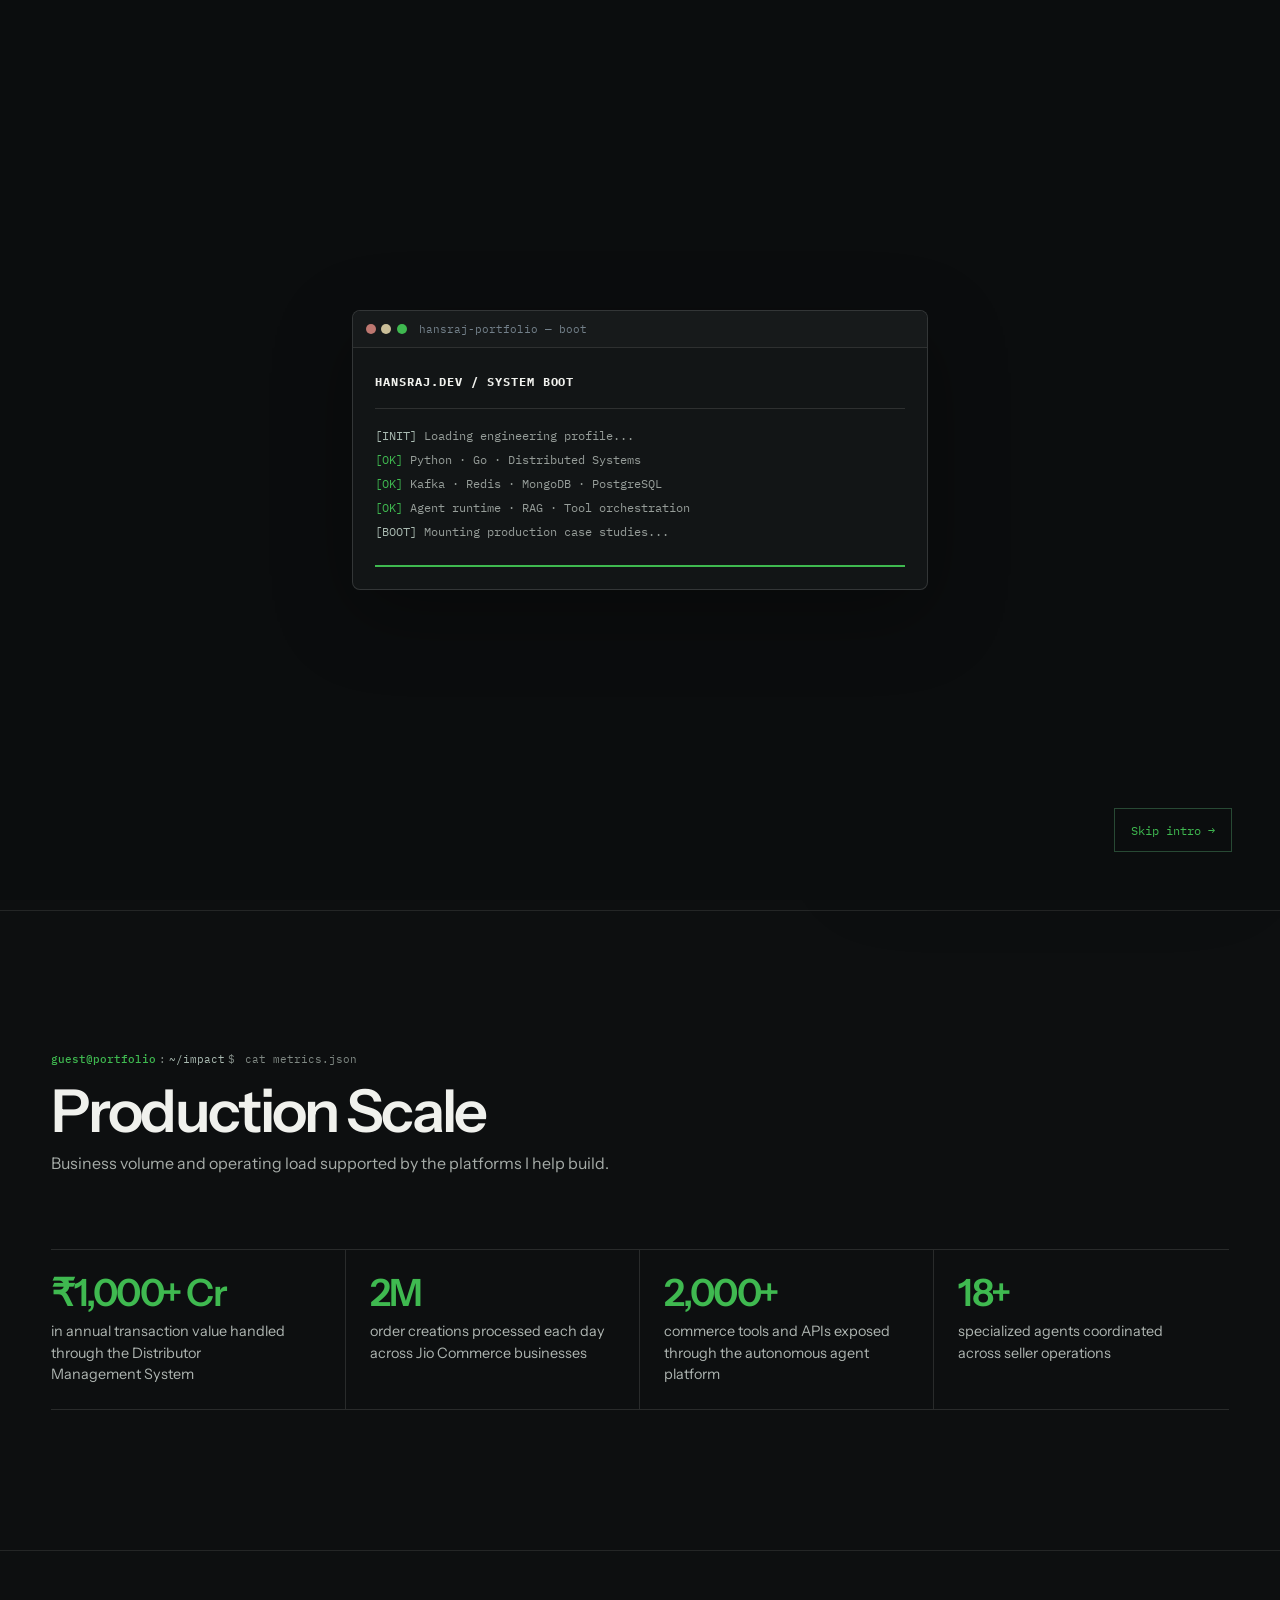
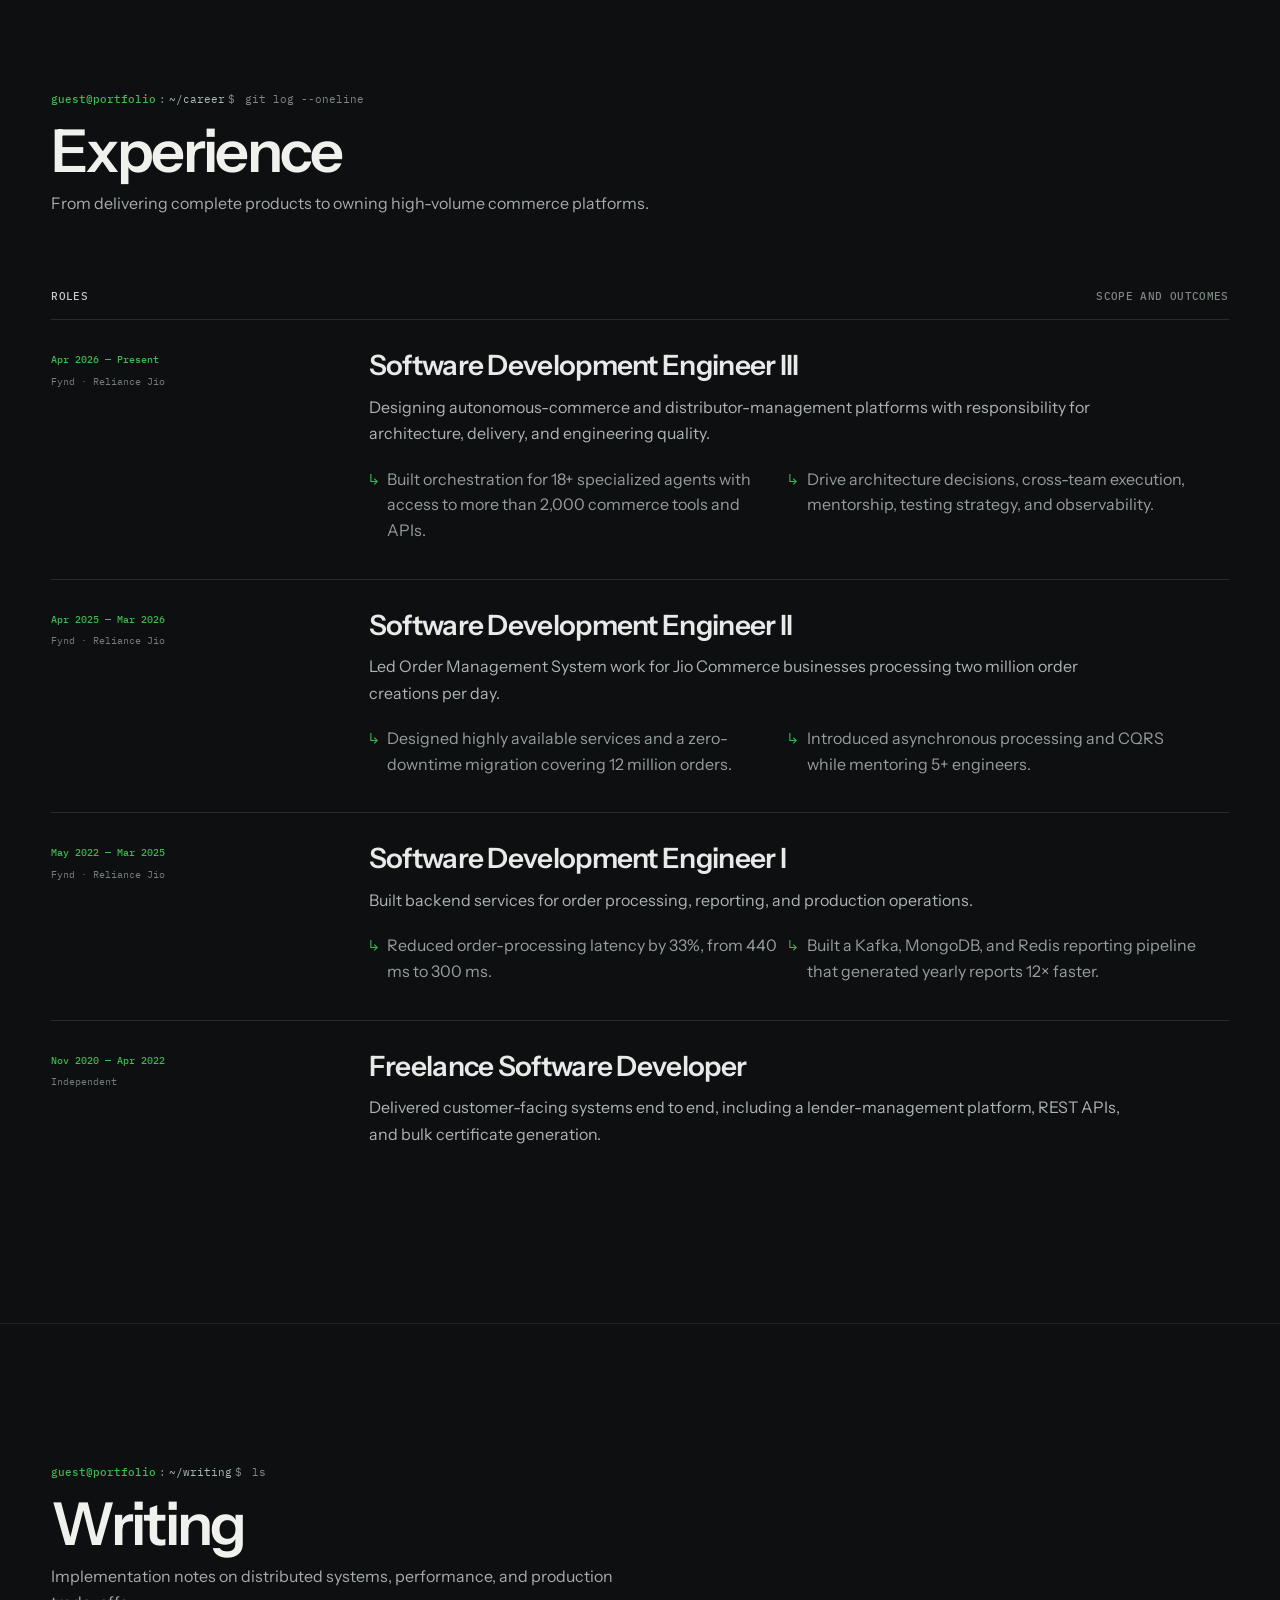
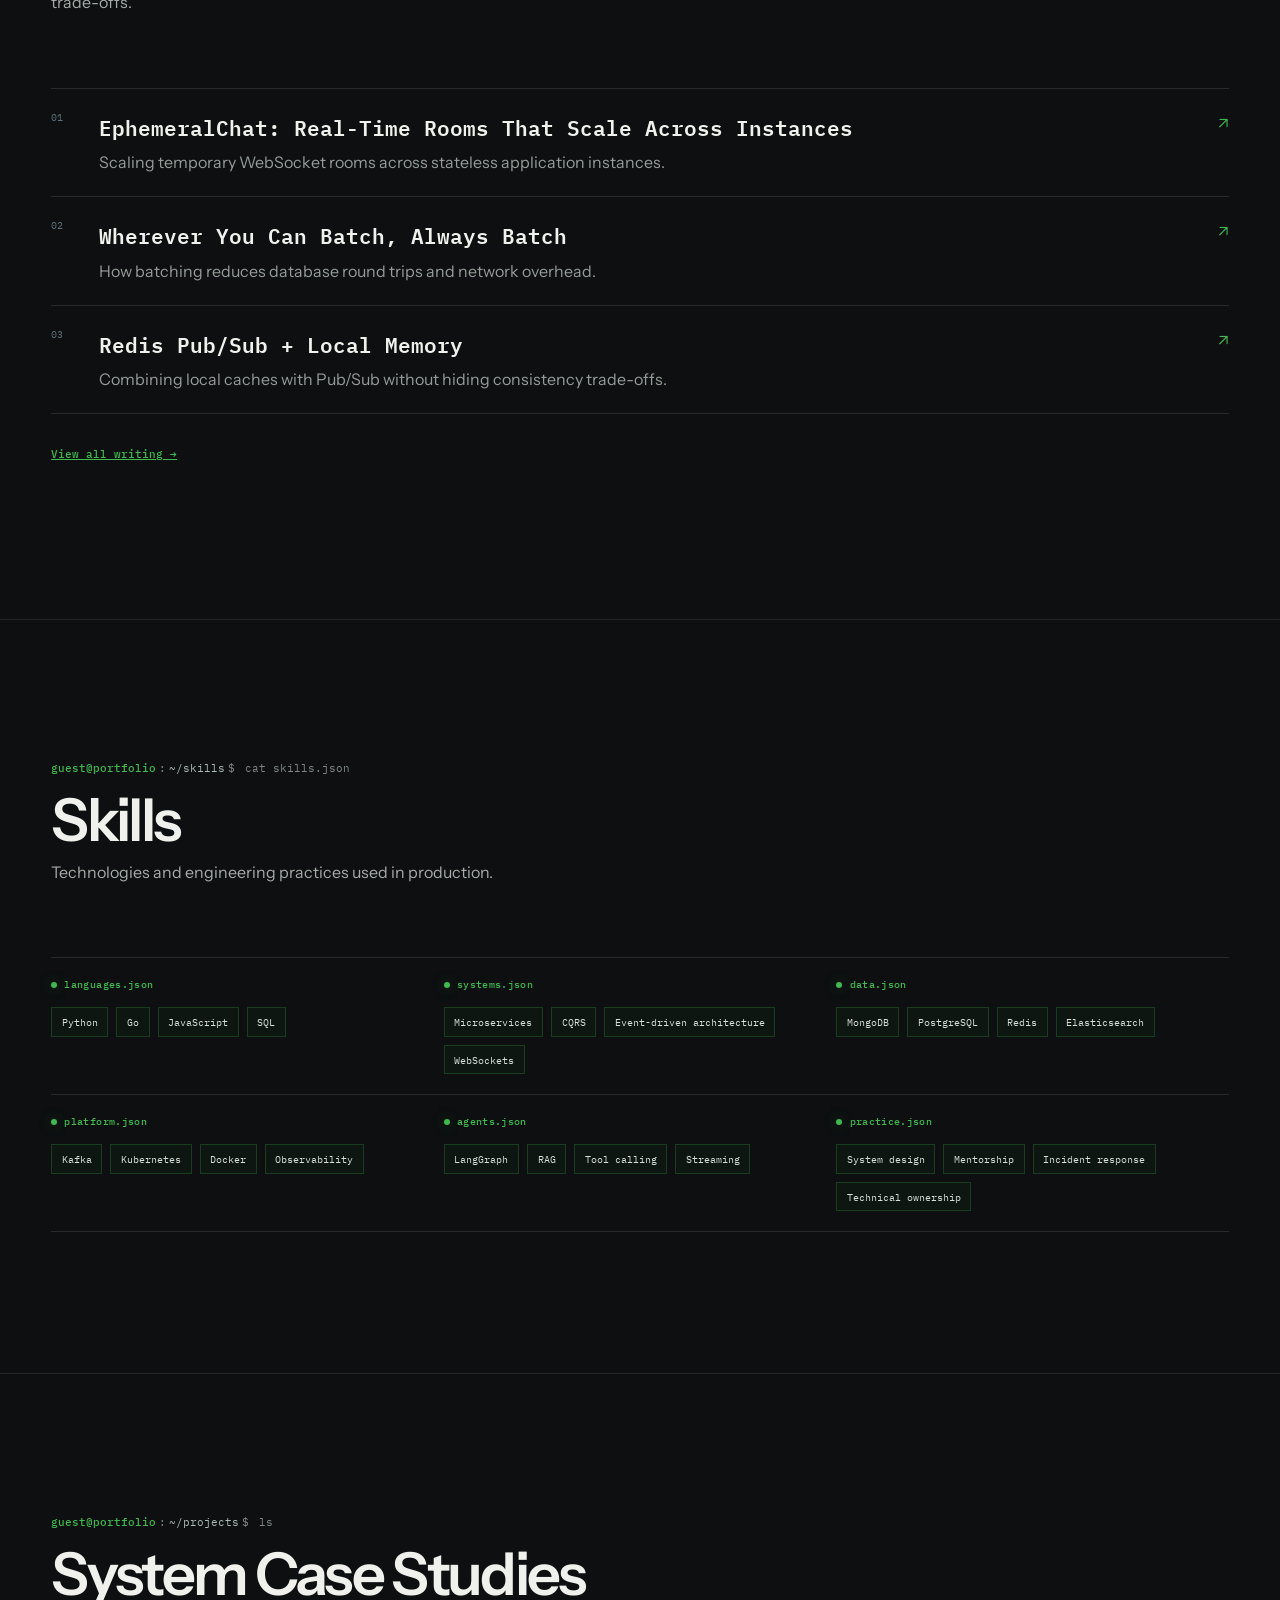
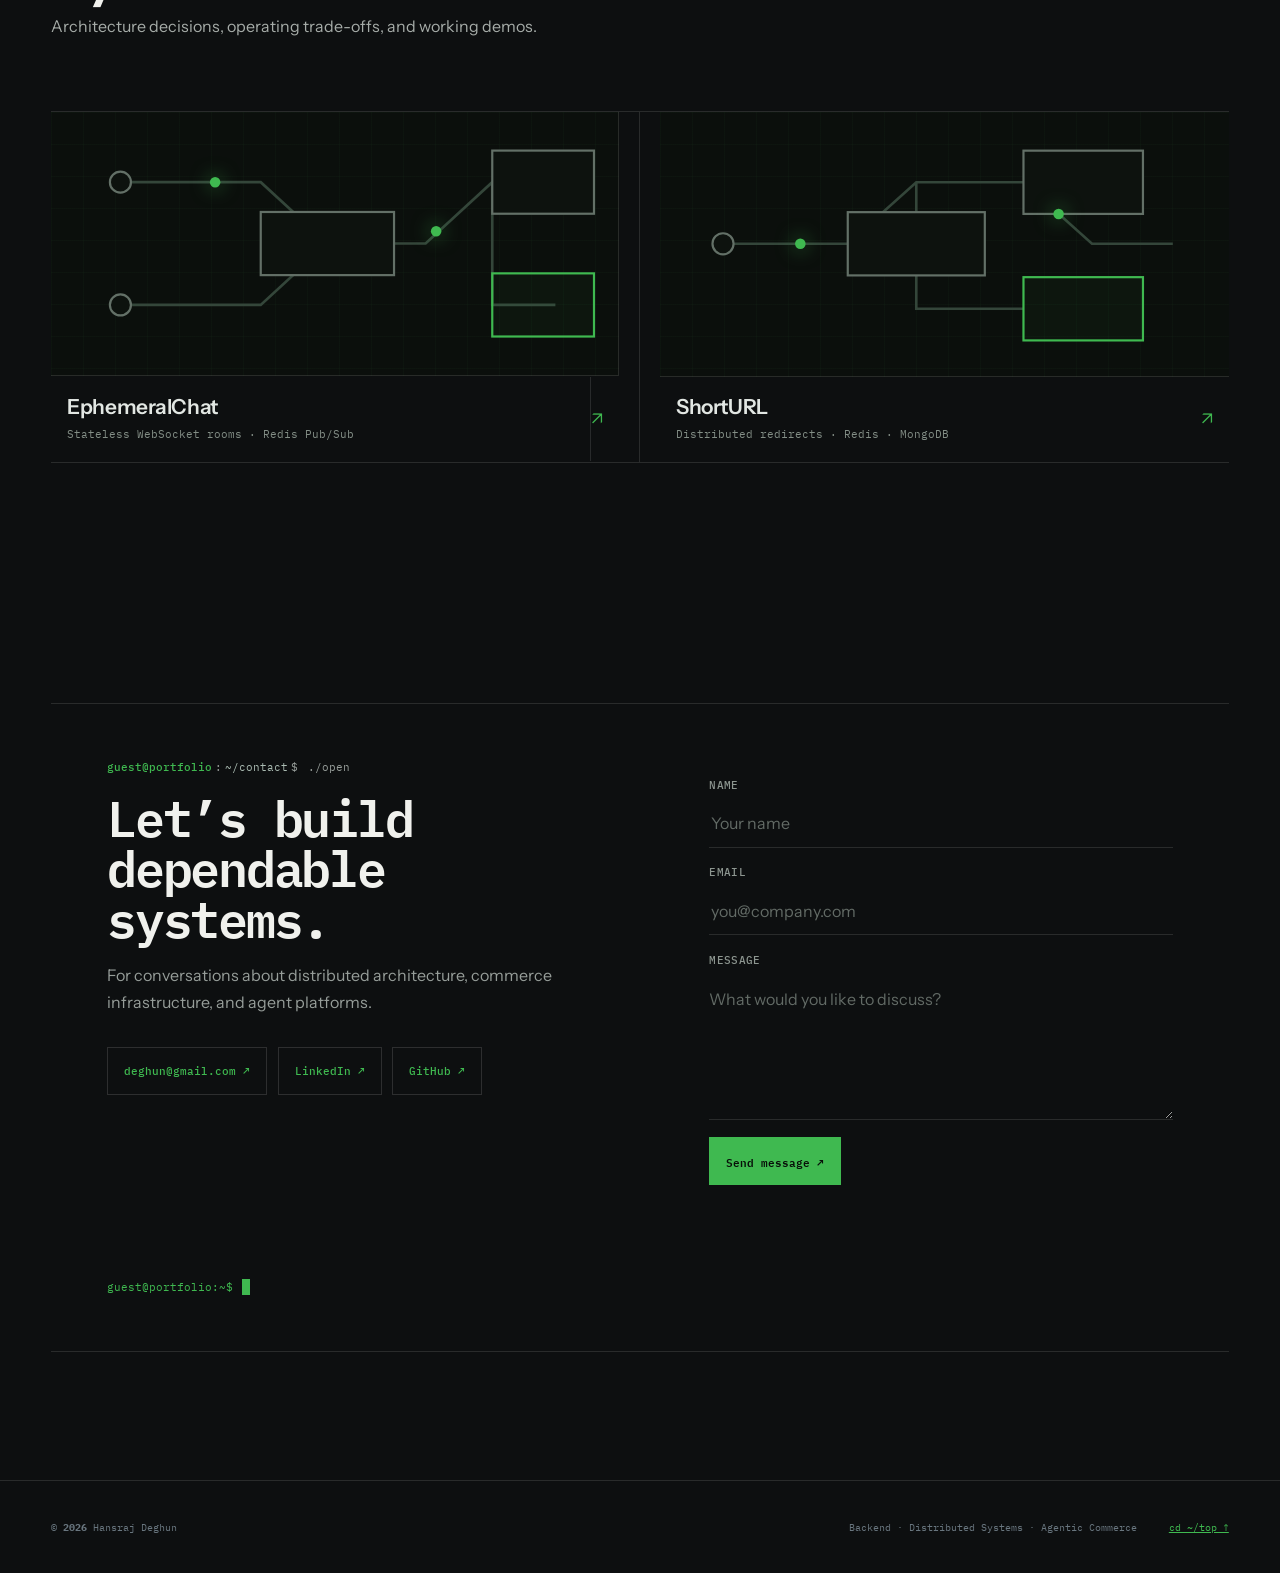
<file: index.html>
<!doctype html>
<html lang="en">
<head>
  <meta charset="utf-8">
  <meta name="viewport" content="width=device-width,initial-scale=1,viewport-fit=cover">
  <meta name="author" content="Hansraj Deghun">
  <meta name="description" content="Hansraj Deghun is a Software Engineer III at Fynd building high-volume commerce infrastructure and autonomous agent platforms.">
  <meta name="theme-color" content="#080d11">
  <link rel="canonical" href="https://hansraj.me/">
  <link rel="icon" href="favicon.svg" type="image/svg+xml">
  <link rel="preconnect" href="https://fonts.googleapis.com">
  <link rel="preconnect" href="https://fonts.gstatic.com" crossorigin>
  <link href="https://fonts.googleapis.com/css2?family=IBM+Plex+Mono:wght@400;500;600&family=Instrument+Sans:wght@400;500;600;700&display=swap" rel="stylesheet">
  <link rel="stylesheet" href="terminal.css?v=6">
  <meta property="og:type" content="profile">
  <meta property="og:title" content="Hansraj Deghun — Software Engineer III">
  <meta property="og:description" content="High-volume commerce infrastructure, distributed backend systems, and autonomous agent platforms.">
  <meta property="og:url" content="https://hansraj.me/">
  <meta property="og:image" content="https://hansraj.me/IMG_1060.JPEG">
  <title>Hansraj Deghun — Software Engineer III</title>
</head>
<body>
  <a class="skip-link" href="#main">Skip to content</a>

  <div class="boot" id="boot" aria-label="Loading portfolio">
    <div class="boot-window">
      <div class="window-bar"><span class="lights"><i></i><i></i><i></i></span><span>hansraj-portfolio — boot</span></div>
      <div class="boot-body">
        <strong>HANSRAJ.DEV / SYSTEM BOOT</strong>
        <div class="boot-rule"></div>
        <p style="--delay:.1s"><span>[INIT]</span> Loading engineering profile...</p>
        <p style="--delay:.4s"><b>[OK]</b> Python · Go · Distributed Systems</p>
        <p style="--delay:.7s"><b>[OK]</b> Kafka · Redis · MongoDB · PostgreSQL</p>
        <p style="--delay:1s"><b>[OK]</b> Agent runtime · RAG · Tool orchestration</p>
        <p style="--delay:1.3s"><span>[BOOT]</span> Mounting production case studies...</p>
        <div class="boot-progress"><i></i></div>
      </div>
    </div>
    <button class="boot-skip" id="skip-boot">Skip intro →</button>
  </div>

  <header class="site-header">
    <a class="terminal-brand" href="#home" aria-label="Hansraj Deghun, home"><span>~/</span>hansraj-deghun <b>$</b><i aria-hidden="true"></i></a>
    <nav aria-label="Primary navigation">
      <a href="#experience">./experience</a><a href="#writing">./writing</a><a href="#skills">./skills</a><a href="#systems">./systems</a><a href="#contact">./contact</a>
    </nav>
    <div class="header-actions"><button id="command-button" aria-label="Open command palette">⌘K</button><a class="resume-small" href="https://drive.google.com/file/d/1dh3HAQpWbVnPlSdPzVh4nB1KLcUPBLRP/view?usp=sharing" target="_blank" rel="noopener">résumé ↗</a></div>
  </header>

  <main id="main">
    <section class="hero shell-section" id="home">
      <div class="hero-copy reveal">
        <p class="prompt"><b>guest@portfolio</b><span>:</span><em>~/hansraj</em><span>$</span> whoami</p>
        <h1>Hansraj<br> Deghun</h1>
        <p class="role"><span>›</span> Software Engineer III</p>
        <p class="hero-summary">With 4+ years in backend engineering, I help build and scale the Order Management System at <a href="https://www.fynd.com/" target="_blank" rel="noopener">Fynd</a> (Reliance Jio) for <a href="https://www.jiocommerce.io/" target="_blank" rel="noopener">Jio Commerce</a> businesses including <a href="https://jiomart.com/" target="_blank" rel="noopener">JioMart</a>, <a href="https://www.tirabeauty.com/" target="_blank" rel="noopener">Tira</a>, <a href="https://www.swadeshonline.com/" target="_blank" rel="noopener">Swadesh</a>, <a href="https://platform.fynd.com/" target="_blank" rel="noopener">Fynd Platform</a>, and <a href="https://www.netmeds.com/" target="_blank" rel="noopener">Netmeds</a>—platforms handling more than 2 million order creations each day. I also work on autonomous commerce, connecting specialized agents, retrieval, streaming execution, and thousands of commerce tools and APIs.</p>
        <div class="availability"><span><i aria-hidden="true"></i>Mumbai, India</span></div>
        <div class="hero-actions">
          <a class="button primary" href="https://drive.google.com/file/d/1dh3HAQpWbVnPlSdPzVh4nB1KLcUPBLRP/view?usp=sharing" target="_blank" rel="noopener">View résumé ↓</a>
          <a class="button" href="mailto:deghun@gmail.com">Contact me ↗</a>
        </div>
      </div>

      <aside class="profile-window reveal" aria-label="Profile">
        <div class="window-bar"><span class="lights"><i></i><i></i><i></i></span><span>profile.jpeg — preview</span></div>
        <img src="IMG_1060.JPEG" alt="Hansraj Deghun" width="900" height="1200">
        <div class="profile-meta"><p><span>$</span> identify profile.jpeg</p><dl><div><dt>Name</dt><dd>Hansraj Deghun</dd></div><div><dt>Role</dt><dd>Software Engineer III</dd></div><div><dt>Focus</dt><dd>Backend / Distributed Systems</dd></div><div><dt>Current</dt><dd class="online">Fynd · Reliance Jio</dd></div></dl></div>
        <div class="social-row">
          <a href="https://github.com/hansraj1999" target="_blank" rel="noopener" aria-label="GitHub" title="GitHub"><svg viewBox="0 0 24 24" aria-hidden="true"><path fill="currentColor" d="M12 .7A11.3 11.3 0 0 0 8.43 22.72c.57.1.78-.25.78-.55v-2.16c-3.18.69-3.85-1.35-3.85-1.35-.52-1.32-1.27-1.67-1.27-1.67-1.04-.71.08-.7.08-.7 1.15.08 1.75 1.18 1.75 1.18 1.02 1.75 2.68 1.24 3.34.95.1-.74.4-1.24.73-1.53-2.54-.29-5.21-1.27-5.21-5.59 0-1.24.44-2.25 1.17-3.04-.12-.29-.51-1.44.11-3 0 0 .95-.3 3.11 1.16A10.8 10.8 0 0 1 12 6.04c.96 0 1.93.13 2.83.38 2.16-1.46 3.11-1.16 3.11-1.16.62 1.56.23 2.71.11 3 .73.79 1.17 1.8 1.17 3.04 0 4.33-2.68 5.29-5.23 5.57.41.35.78 1.05.78 2.12v3.18c0 .3.21.66.79.55A11.3 11.3 0 0 0 12 .7Z"/></svg></a>
          <a href="https://www.linkedin.com/in/hansraj-deghun" target="_blank" rel="noopener" aria-label="LinkedIn" title="LinkedIn"><svg viewBox="0 0 24 24" aria-hidden="true"><path fill="currentColor" d="M5.37 3.5A2.37 2.37 0 1 1 .63 3.5a2.37 2.37 0 0 1 4.74 0ZM.9 8h4.94v15H.9V8Zm7.92 0h4.74v2.05h.07c.66-1.25 2.27-2.57 4.67-2.57 5 0 5.92 3.29 5.92 7.57V23h-4.94v-7.05c0-1.68-.03-3.84-2.34-3.84-2.34 0-2.7 1.83-2.7 3.72V23H8.82V8Z"/></svg></a>
          <a href="https://hansajdeghun.medium.com/" target="_blank" rel="noopener" aria-label="Medium" title="Medium"><svg viewBox="0 0 24 24" aria-hidden="true"><ellipse cx="5.2" cy="12" rx="4.7" ry="7.5" fill="currentColor"/><ellipse cx="15.1" cy="12" rx="3" ry="7.5" fill="currentColor"/><ellipse cx="21.2" cy="12" rx="1.4" ry="6.7" fill="currentColor"/></svg></a>
          <a href="mailto:deghun@gmail.com" aria-label="Email" title="Email"><svg viewBox="0 0 24 24" aria-hidden="true"><path d="M3 5.5h18v13H3zM3.8 6.4 12 13l8.2-6.6" fill="none" stroke="currentColor" stroke-width="1.8" stroke-linecap="round" stroke-linejoin="round"/></svg></a>
        </div>
      </aside>
    </section>

    <section class="content-section impact-section" id="impact">
      <header class="section-heading reveal"><p class="prompt"><b>guest@portfolio</b><span>:</span><em>~/impact</em><span>$</span> cat metrics.json</p><h2><span>//</span> Production Scale</h2><p>Business volume and operating load supported by the platforms I help build.</p></header>
      <div class="stats-card reveal">
        <div class="stats-grid"><div><strong>₹1,000+ Cr</strong><span>in annual transaction value handled through the Distributor Management System</span></div><div><strong>2M</strong><span>order creations processed each day across Jio Commerce businesses</span></div><div><strong>2,000+</strong><span>commerce tools and APIs exposed through the autonomous agent platform</span></div><div><strong>18+</strong><span>specialized agents coordinated across seller operations</span></div></div>
      </div>
    </section>

    <section class="content-section" id="experience">
      <header class="section-heading reveal"><p class="prompt"><b>guest@portfolio</b><span>:</span><em>~/career</em><span>$</span> git log --oneline</p><h2><span>//</span> Experience</h2><p>From delivering complete products to owning high-volume commerce platforms.</p></header>
      <div class="career-heading reveal"><span>Roles</span><span>Scope and outcomes</span></div>
      <div class="commit-list">
        <article class="commit reveal"><div class="commit-meta"><time datetime="2026-04">Apr 2026 — Present</time><span>Fynd · Reliance Jio</span></div><div class="commit-body"><p class="commit-title">Software Development Engineer III</p><p>Designing autonomous-commerce and distributor-management platforms with responsibility for architecture, delivery, and engineering quality.</p><ul><li>Built orchestration for 18+ specialized agents with access to more than 2,000 commerce tools and APIs.</li><li>Drive architecture decisions, cross-team execution, mentorship, testing strategy, and observability.</li></ul></div></article>
        <article class="commit reveal"><div class="commit-meta"><time datetime="2025-04">Apr 2025 — Mar 2026</time><span>Fynd · Reliance Jio</span></div><div class="commit-body"><p class="commit-title">Software Development Engineer II</p><p>Led Order Management System work for Jio Commerce businesses processing two million order creations per day.</p><ul><li>Designed highly available services and a zero-downtime migration covering 12 million orders.</li><li>Introduced asynchronous processing and CQRS while mentoring 5+ engineers.</li></ul></div></article>
        <article class="commit reveal"><div class="commit-meta"><time datetime="2022-05">May 2022 — Mar 2025</time><span>Fynd · Reliance Jio</span></div><div class="commit-body"><p class="commit-title">Software Development Engineer I</p><p>Built backend services for order processing, reporting, and production operations.</p><ul><li>Reduced order-processing latency by 33%, from 440 ms to 300 ms.</li><li>Built a Kafka, MongoDB, and Redis reporting pipeline that generated yearly reports 12× faster.</li></ul></div></article>
        <article class="commit reveal"><div class="commit-meta"><time datetime="2020-11">Nov 2020 — Apr 2022</time><span>Independent</span></div><div class="commit-body"><p class="commit-title">Freelance Software Developer</p><p>Delivered customer-facing systems end to end, including a lender-management platform, REST APIs, and bulk certificate generation.</p></div></article>
      </div>
    </section>

    <section class="content-section" id="writing">
      <header class="section-heading reveal"><p class="prompt"><b>guest@portfolio</b><span>:</span><em>~/writing</em><span>$</span> ls</p><h2><span>//</span> Writing</h2><p>Implementation notes on distributed systems, performance, and production trade-offs.</p></header>
      <div class="writing-list reveal"><a href="article.html?slug=ephemeralchat-real-time-ephemeral-chat-rooms-that-scale-across-any-instanc"><span>01</span><div><h3>EphemeralChat: Real-Time Rooms That Scale Across Instances</h3><p>Scaling temporary WebSocket rooms across stateless application instances.</p></div><i>↗</i></a><a href="article.html?slug=wherever-you-can-batch-always-batch"><span>02</span><div><h3>Wherever You Can Batch, Always Batch</h3><p>How batching reduces database round trips and network overhead.</p></div><i>↗</i></a><a href="article.html?slug=redis-pub-sub-local-memory-low-latency-high-consistency-caching"><span>03</span><div><h3>Redis Pub/Sub + Local Memory</h3><p>Combining local caches with Pub/Sub without hiding consistency trade-offs.</p></div><i>↗</i></a></div>
      <a class="all-writing" href="blogs.html">View all writing →</a>
    </section>

    <section class="content-section" id="skills">
      <header class="section-heading reveal"><p class="prompt"><b>guest@portfolio</b><span>:</span><em>~/skills</em><span>$</span> cat skills.json</p><h2><span>//</span> Skills</h2><p>Technologies and engineering practices used in production.</p></header>
      <div class="skills-grid reveal"><article><span>languages.json</span><p><b>Python</b><b>Go</b><b>JavaScript</b><b>SQL</b></p></article><article><span>systems.json</span><p><b>Microservices</b><b>CQRS</b><b>Event-driven architecture</b><b>WebSockets</b></p></article><article><span>data.json</span><p><b>MongoDB</b><b>PostgreSQL</b><b>Redis</b><b>Elasticsearch</b></p></article><article><span>platform.json</span><p><b>Kafka</b><b>Kubernetes</b><b>Docker</b><b>Observability</b></p></article><article><span>agents.json</span><p><b>LangGraph</b><b>RAG</b><b>Tool calling</b><b>Streaming</b></p></article><article><span>practice.json</span><p><b>System design</b><b>Mentorship</b><b>Incident response</b><b>Technical ownership</b></p></article></div>
    </section>

    <section class="content-section systems-section" id="systems">
      <header class="section-heading reveal"><p class="prompt"><b>guest@portfolio</b><span>:</span><em>~/projects</em><span>$</span> ls</p><h2><span>//</span> System Case Studies</h2><p>Architecture decisions, operating trade-offs, and working demos.</p></header>
      <div class="lab-row reveal">
        <a class="lab-project" href="ephemeralchat.html">
          <span class="lab-preview" aria-hidden="true">
            <svg viewBox="0 0 320 150" role="img"><path class="lab-route" d="M38 40H118L156 75H212L250 40H286M38 110H118L156 75M250 40V110H286"/><g class="lab-nodes"><circle cx="38" cy="40" r="6"/><circle cx="38" cy="110" r="6"/><rect x="118" y="57" width="76" height="36"/><rect x="250" y="22" width="58" height="36"/><rect x="250" y="92" width="58" height="36"/></g><g class="lab-packets"><circle cx="92" cy="40" r="3"/><circle cx="218" cy="68" r="3"/></g></svg>
          </span>
          <span class="lab-copy"><b>EphemeralChat</b><span>Stateless WebSocket rooms · Redis Pub/Sub</span></span><i aria-hidden="true">↗</i>
        </a>
        <a class="lab-project" href="shorturl.html">
          <span class="lab-preview" aria-hidden="true">
            <svg viewBox="0 0 320 150" role="img"><path class="lab-route" d="M34 75H105L144 40H205L244 75H290M144 40V112H205"/><g class="lab-nodes"><circle cx="34" cy="75" r="6"/><rect x="105" y="57" width="78" height="36"/><rect x="205" y="22" width="68" height="36"/><rect x="205" y="94" width="68" height="36"/></g><g class="lab-packets"><circle cx="78" cy="75" r="3"/><circle cx="225" cy="58" r="3"/></g></svg>
          </span>
          <span class="lab-copy"><b>ShortURL</b><span>Distributed redirects · Redis · MongoDB</span></span><i aria-hidden="true">↗</i>
        </a>
      </div>
    </section>

    <section class="contact-section" id="contact">
      <div class="contact-terminal reveal"><p class="prompt"><b>guest@portfolio</b><span>:</span><em>~/contact</em><span>$</span> ./open</p><div class="contact-layout"><div class="contact-copy"><h2>Let’s build dependable systems.</h2><p>For conversations about distributed architecture, commerce infrastructure, and agent platforms.</p><div class="contact-actions"><a href="mailto:deghun@gmail.com">deghun@gmail.com ↗</a><a href="https://www.linkedin.com/in/hansraj-deghun" target="_blank" rel="noopener">LinkedIn ↗</a><a href="https://github.com/hansraj1999" target="_blank" rel="noopener">GitHub ↗</a></div></div><form class="contact-form" id="contact-form"><label><span>Name</span><input name="name" type="text" autocomplete="name" required placeholder="Your name"></label><label><span>Email</span><input name="email" type="email" autocomplete="email" required placeholder="you@company.com"></label><label><span>Message</span><textarea name="message" rows="5" required placeholder="What would you like to discuss?"></textarea></label><button type="submit">Send message ↗</button><p id="contact-status" aria-live="polite"></p></form></div><div class="final-prompt"><span>guest@portfolio:~$</span><i></i></div></div>
    </section>
  </main>

  <footer><span>© <b id="year"></b> Hansraj Deghun</span><span>Backend · Distributed Systems · Agentic Commerce</span><a href="#home">cd ~/top ↑</a></footer>

  <dialog class="command-dialog" id="command-dialog"><div class="command-head"><span>⌘</span><input id="command-input" type="search" placeholder="Type a command…" aria-label="Search commands"><button id="command-close" aria-label="Close command palette">Esc</button></div><div class="command-list" id="command-list"></div></dialog>
  <script src="terminal.js?v=3"></script>
</body>
</html>
</file>
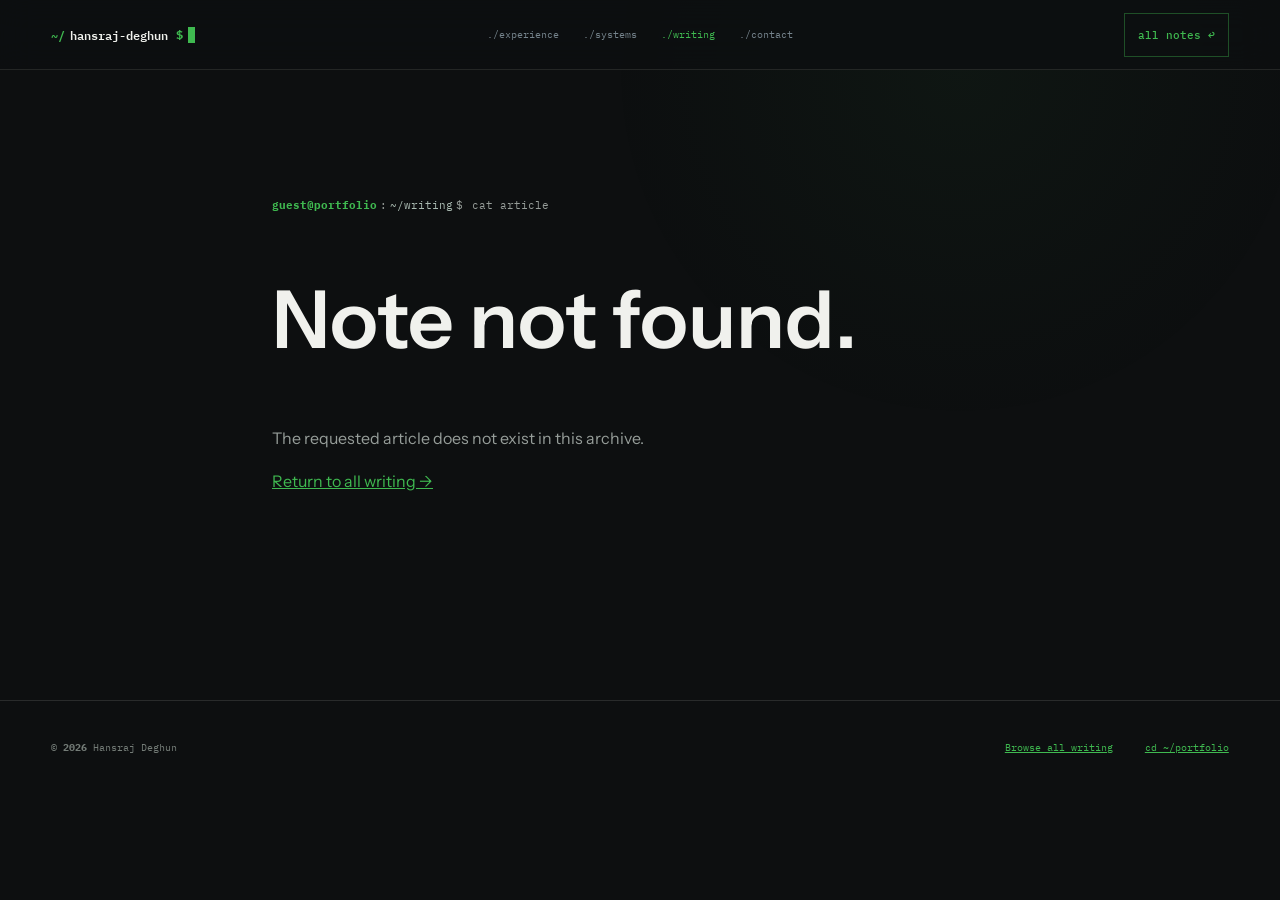
<file: article.html>
<!doctype html>
<html lang="en">
<head>
  <meta charset="utf-8">
  <meta name="viewport" content="width=device-width,initial-scale=1,viewport-fit=cover">
  <meta name="author" content="Hansraj Deghun">
  <meta name="description" content="Engineering article by Hansraj Deghun.">
  <meta name="theme-color" content="#0d0f10">
  <link rel="canonical" id="canonical-url" href="https://hansraj.me/article.html">
  <link rel="icon" href="favicon.svg" type="image/svg+xml">
  <link rel="preconnect" href="https://fonts.googleapis.com">
  <link rel="preconnect" href="https://fonts.gstatic.com" crossorigin>
  <link href="https://fonts.googleapis.com/css2?family=IBM+Plex+Mono:wght@400;500;600&family=Instrument+Sans:wght@400;500;600;700&display=swap" rel="stylesheet">
  <link rel="stylesheet" href="terminal.css?v=2">
  <link rel="stylesheet" href="blog.css?v=2">
  <meta property="og:type" content="article">
  <meta property="og:title" id="og-title" content="Engineering Notes — Hansraj Deghun">
  <meta property="og:description" id="og-description" content="Engineering article by Hansraj Deghun.">
  <meta property="og:url" id="og-url" content="https://hansraj.me/article.html">
  <title>Engineering Notes — Hansraj Deghun</title>
</head>
<body class="journal-page article-page">
  <a class="skip-link" href="#main">Skip to article</a>
  <div class="reading-progress" id="reading-progress" aria-hidden="true"></div>
  <header class="site-header">
    <a class="terminal-brand" href="index.html#home" aria-label="Hansraj Deghun, home"><span>~/</span>hansraj-deghun <b>$</b><i aria-hidden="true"></i></a>
    <nav aria-label="Primary navigation"><a href="index.html#experience">./experience</a><a href="index.html#systems">./systems</a><a class="is-active" href="blogs.html">./writing</a><a href="index.html#contact">./contact</a></nav>
    <div class="header-actions"><a class="resume-small" href="blogs.html">all notes ↩</a></div>
  </header>
  <main id="main">
    <article class="article-shell" id="article-page">
      <header class="article-header" id="article-header"></header>
      <div class="article-reading-layout">
        <aside class="article-toc" aria-label="Article contents">
          <details open>
            <summary>On this page</summary>
            <nav id="article-toc"></nav>
          </details>
        </aside>
        <div class="article-content" id="article-content"></div>
      </div>
      <footer class="article-end" id="article-end"></footer>
    </article>
    <section class="article-not-found" id="article-not-found" hidden><p class="prompt"><b>guest@portfolio</b><span>:</span><em>~/writing</em><span>$</span> cat article</p><h1>Note not found.</h1><p>The requested article does not exist in this archive.</p><a href="blogs.html">Return to all writing →</a></section>
  </main>
  <footer class="journal-footer"><span>© <b id="year"></b> Hansraj Deghun</span><a href="blogs.html">Browse all writing</a><a href="index.html">cd ~/portfolio</a></footer>
  <script src="blog-data.js"></script>
  <script src="blog.js?v=2"></script>
</body>
</html>
</file>
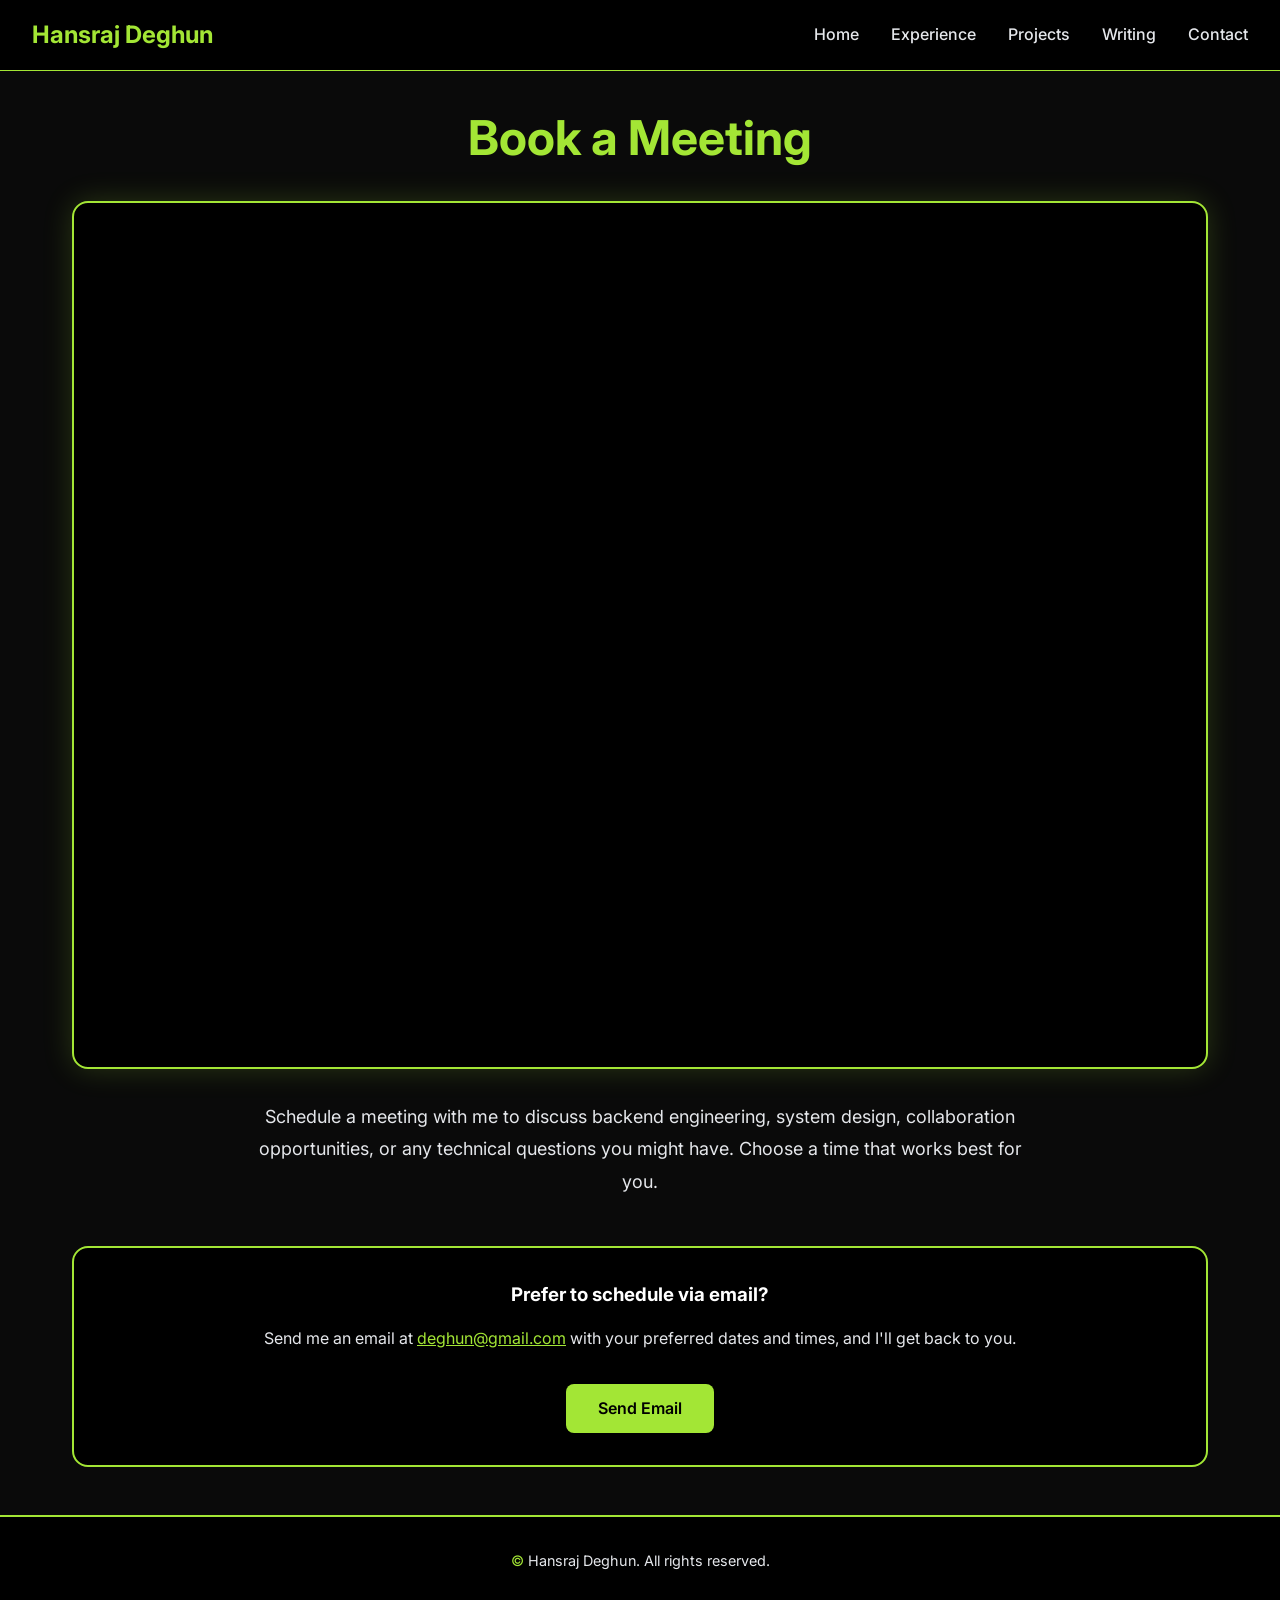
<file: calendar.html>
<!DOCTYPE html>
<html lang="en">
<head>
    <!-- Common Head Tags (shared across all pages) -->
    <meta charset="UTF-8">
    <meta name="viewport" content="width=device-width, initial-scale=1.0">
    <meta name="author" content="Hansraj Deghun">
    
    <!-- Favicon -->
    <link rel="icon" type="image/svg+xml" href="favicon.svg">
    <link rel="apple-touch-icon" href="favicon.svg">
    
    <!-- Fonts -->
    <link rel="preconnect" href="https://fonts.googleapis.com">
    <link rel="preconnect" href="https://fonts.gstatic.com" crossorigin>
    <link href="https://fonts.googleapis.com/css2?family=Inter:wght@300;400;500;600;700&display=swap" rel="stylesheet">
    
    <!-- Styles -->
    <link rel="stylesheet" href="styles.css">
    
    <!-- API Configuration -->
    
    <!-- Sitemap -->
    <link rel="sitemap" type="application/xml" href="sitemap.xml">
    
    <!-- Page-specific meta tags -->
    <meta name="description" content="Book a meeting with Hansraj Deghun - Schedule a consultation or discussion about backend engineering, system design, or collaboration opportunities.">
    <meta name="keywords" content="Schedule meeting, Book appointment, Calendar, Consultation, Backend Engineering, Software Engineering">
    
    <!-- Open Graph / Facebook -->
    <meta property="og:type" content="website">
    <meta property="og:title" content="Book a Meeting | Hansraj Deghun - Calendar">
    <meta property="og:description" content="Schedule a meeting with Hansraj Deghun. Book a consultation or discussion about backend engineering, system design, or collaboration opportunities.">
    <meta property="og:url" content="https://hansraj.me/calendar">
    
    <!-- Twitter -->
    <meta name="twitter:card" content="summary">
    <meta name="twitter:title" content="Book a Meeting | Hansraj Deghun - Calendar">
    <meta name="twitter:description" content="Schedule a meeting with Hansraj Deghun. Book a consultation or discussion.">
    
    <title>Book a Meeting | Hansraj Deghun - Calendar</title>
    
    <style>
        .calendar-section {
            padding: 100px 0 3rem;
            background: #0a0a0a;
            min-height: calc(100vh - 80px);
        }
        
        .calendar-container {
            max-width: 1200px;
            margin: 0 auto;
            padding: 0 2rem;
        }
        
        .calendar-intro {
            text-align: center;
            margin-bottom: 3rem;
            max-width: 800px;
            margin-left: auto;
            margin-right: auto;
        }
        
        .calendar-intro p {
            font-size: 1.125rem;
            color: var(--text-secondary);
            line-height: 1.8;
            margin-bottom: 1rem;
        }
        
        .calendar-wrapper {
            background: #000000;
            border: 2px solid var(--primary-color);
            border-radius: 16px;
            padding: 2rem;
            box-shadow: 0 0 30px rgba(163, 230, 53, 0.2);
            margin-bottom: 2rem;
        }
        
        .calendar-embed {
            width: 100%;
            height: 600px;
            border: none;
            border-radius: 8px;
        }
        
        .calendly-inline-widget {
            width: 100%;
            height: 900px;
            border-radius: 8px;
        }
        
        .calendar-alternative {
            text-align: center;
            padding: 2rem;
            background: #000000;
            border: 2px solid var(--primary-color);
            border-radius: 16px;
            margin-top: 2rem;
        }
        
        .calendar-alternative h3 {
            color: var(--text-primary);
            margin-bottom: 1rem;
        }
        
        .calendar-alternative p {
            color: var(--text-secondary);
            margin-bottom: 1.5rem;
        }
        
        .calendar-alternative p a {
            color: var(--primary-color);
            text-decoration: underline;
            background: transparent;
            padding: 0;
            border-radius: 0;
            font-weight: normal;
            display: inline;
        }
        
        .calendar-alternative p a:hover {
            color: #b8f542;
            transform: none;
            box-shadow: none;
        }
        
        .calendar-alternative .email-button {
            display: inline-block;
            padding: 0.75rem 2rem;
            background: var(--primary-color);
            color: #000000;
            text-decoration: none;
            border-radius: 8px;
            font-weight: 600;
            transition: all 0.3s ease;
            margin-top: 0.5rem;
        }
        
        .calendar-alternative .email-button:hover {
            background: #b8f542;
            transform: translateY(-2px);
            box-shadow: 0 4px 12px rgba(163, 230, 53, 0.3);
        }
        
        @media (max-width: 768px) {
            .calendar-embed {
                height: 600px;
            }
            
            .calendly-inline-widget {
                height: 600px;
            }
            
            .calendar-wrapper {
                padding: 1rem;
            }
        }
    </style>
</head>
<body>
    <!-- Static navigation: this utility page intentionally keeps its legacy presentation. -->
    <nav class="navbar" id="navbar-placeholder">
        <div class="container">
            <a href="index.html#home" class="nav-brand">Hansraj Deghun</a>
            <ul class="nav-links">
                <li><a href="index.html#home">Home</a></li>
                <li><a href="index.html#experience">Experience</a></li>
                <li><a href="index.html#systems">Projects</a></li>
                <li><a href="blogs.html">Writing</a></li>
                <li><a href="index.html#contact">Contact</a></li>
            </ul>
        </div>
    </nav>

    <!-- Calendar Section -->
    <section id="calendar" class="calendar-section">
        <div class="container calendar-container">
            <h2 class="section-title">Book a Meeting</h2>
           
            <div class="calendar-wrapper">
                <!-- Calendly Booking Widget -->
                <!-- 
                    TO SETUP CALENDLY:
                    1. Sign up at https://calendly.com (free account)
                    2. Create an event type (e.g., "30-minute meeting")
                    3. Go to: Event Types > [Your Event] > Share > Embed
                    4. Copy the "Inline embed" code
                    5. Replace the data-url below with your Calendly event URL
                       Format: https://calendly.com/yourusername/event-name
                    Example: https://calendly.com/hansraj/30min
                -->
                <div class="calendly-inline-widget" 
                     data-url="https://calendly.com/deghun/30min" 
                     style="min-width:320px;height:800px;">
                </div>
                <script type="text/javascript" src="https://assets.calendly.com/assets/external/widget.js" async></script>
            </div>
            
            <div class="calendar-intro" style="margin-top: 2rem;">
                <p>
                    Schedule a meeting with me to discuss backend engineering, system design, collaboration opportunities, 
                    or any technical questions you might have. Choose a time that works best for you.
                </p>
            </div>
            
            <div class="calendar-alternative">
                <h3>Prefer to schedule via email?</h3>
                <p>Send me an email at <a href="mailto:deghun@gmail.com">deghun@gmail.com</a> with your preferred dates and times, and I'll get back to you.</p>
                <a href="mailto:deghun@gmail.com?subject=Meeting Request" class="email-button">Send Email</a>
            </div>
        </div>
    </section>

    <footer class="footer" id="footer-placeholder"><div class="container"><p>&copy; Hansraj Deghun. All rights reserved.</p></div></footer>
</body>
</html>
</file>
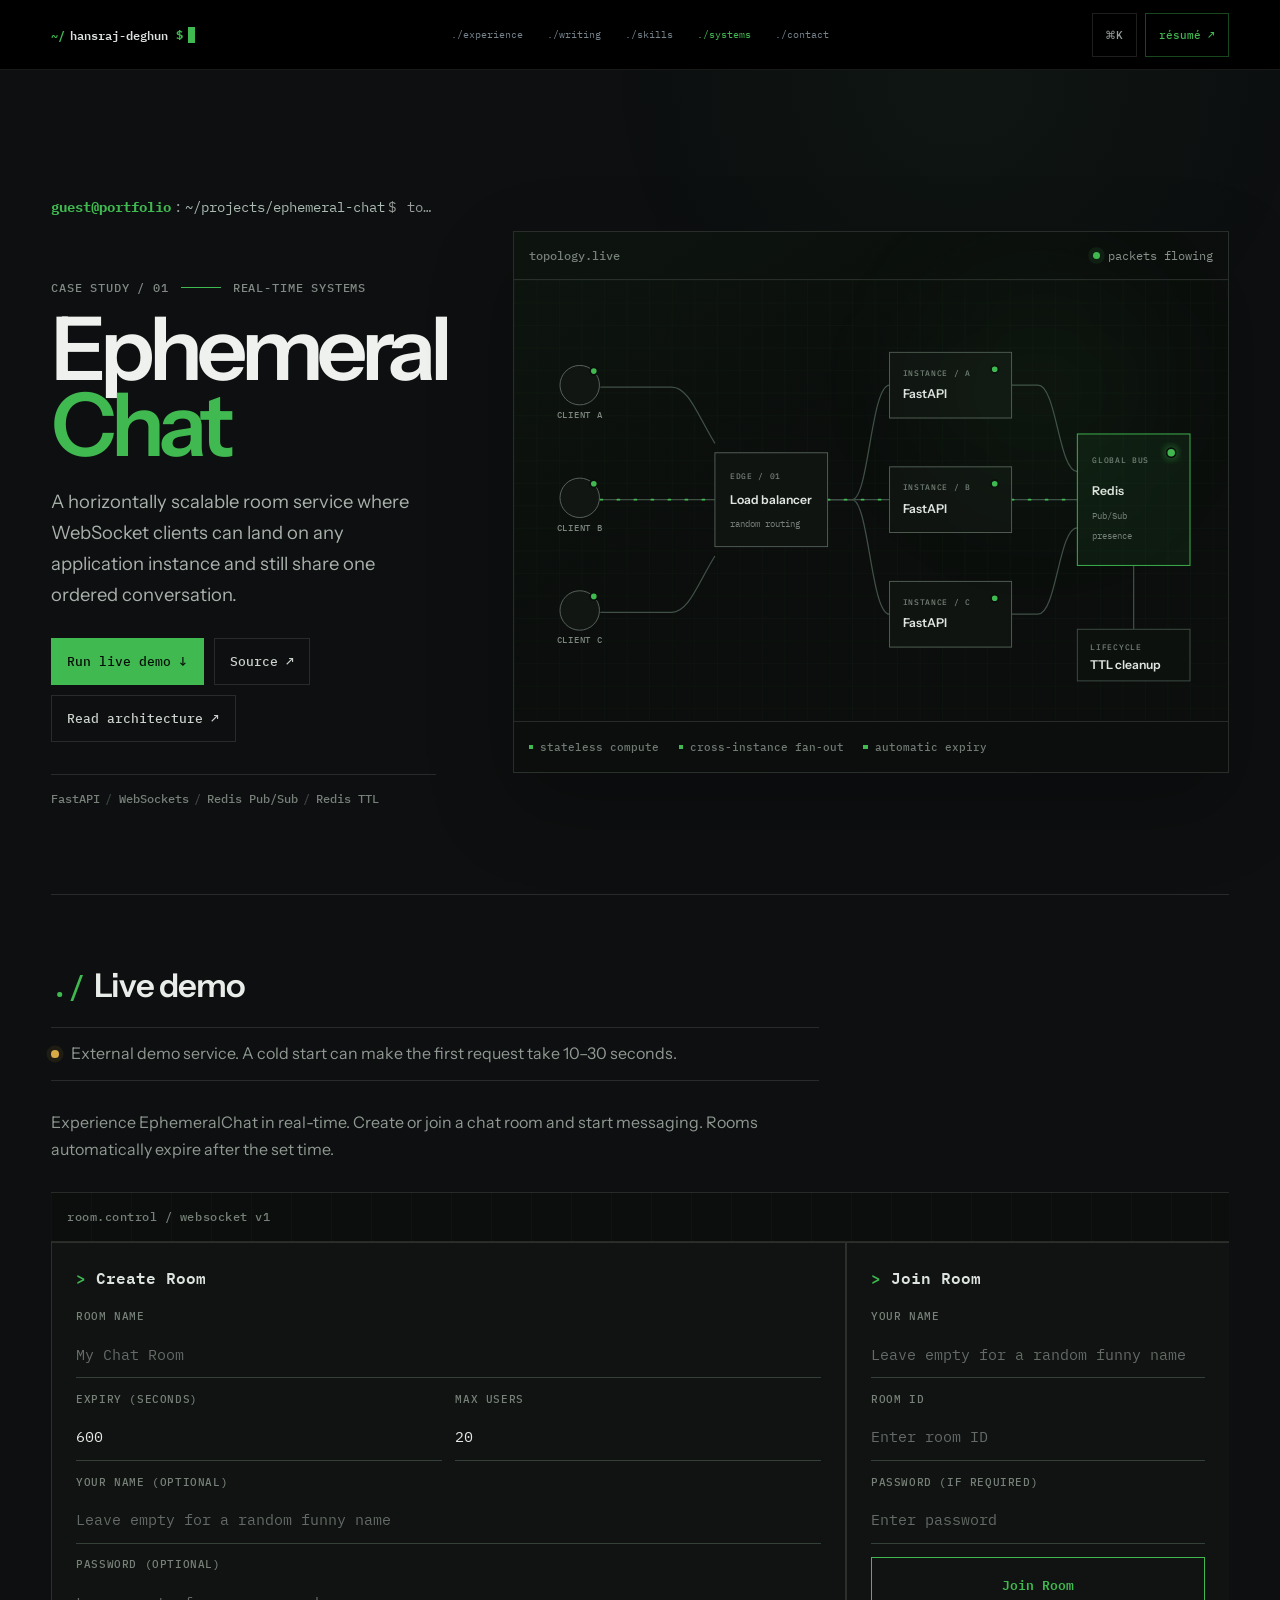
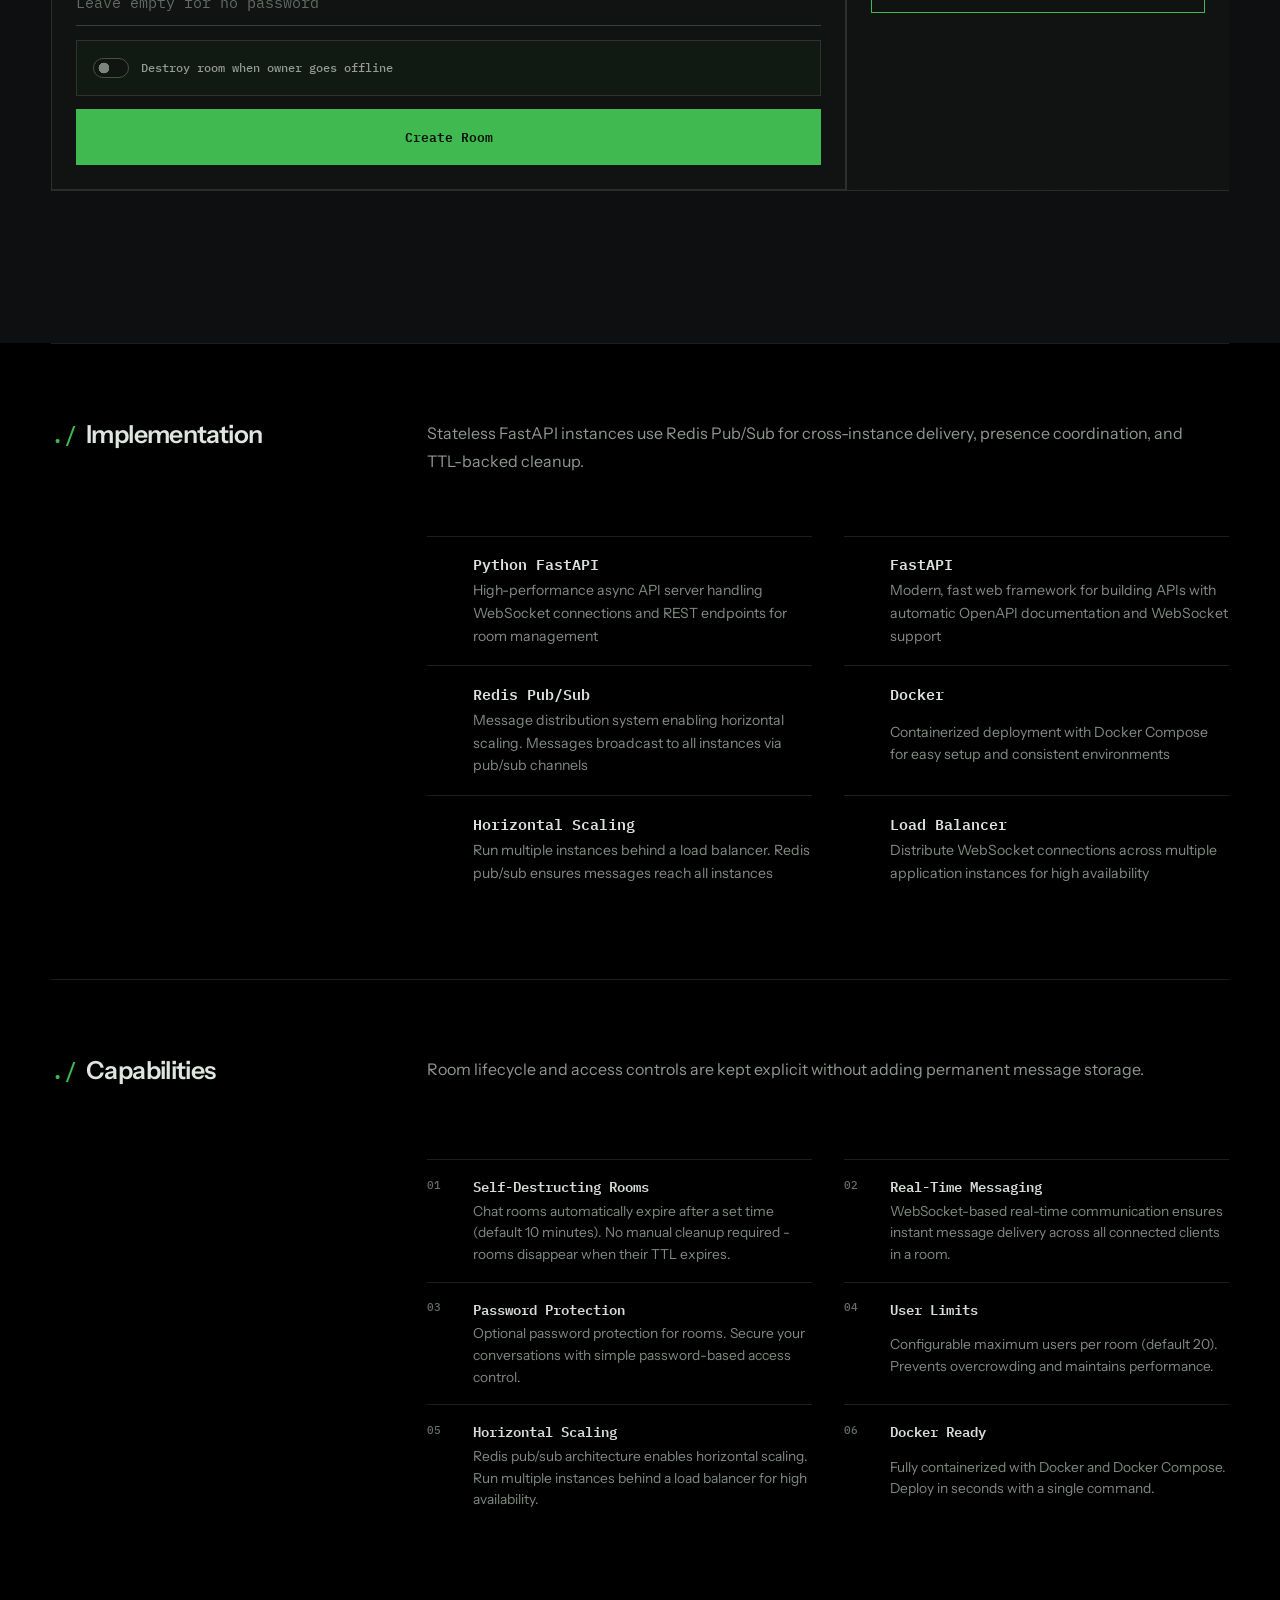
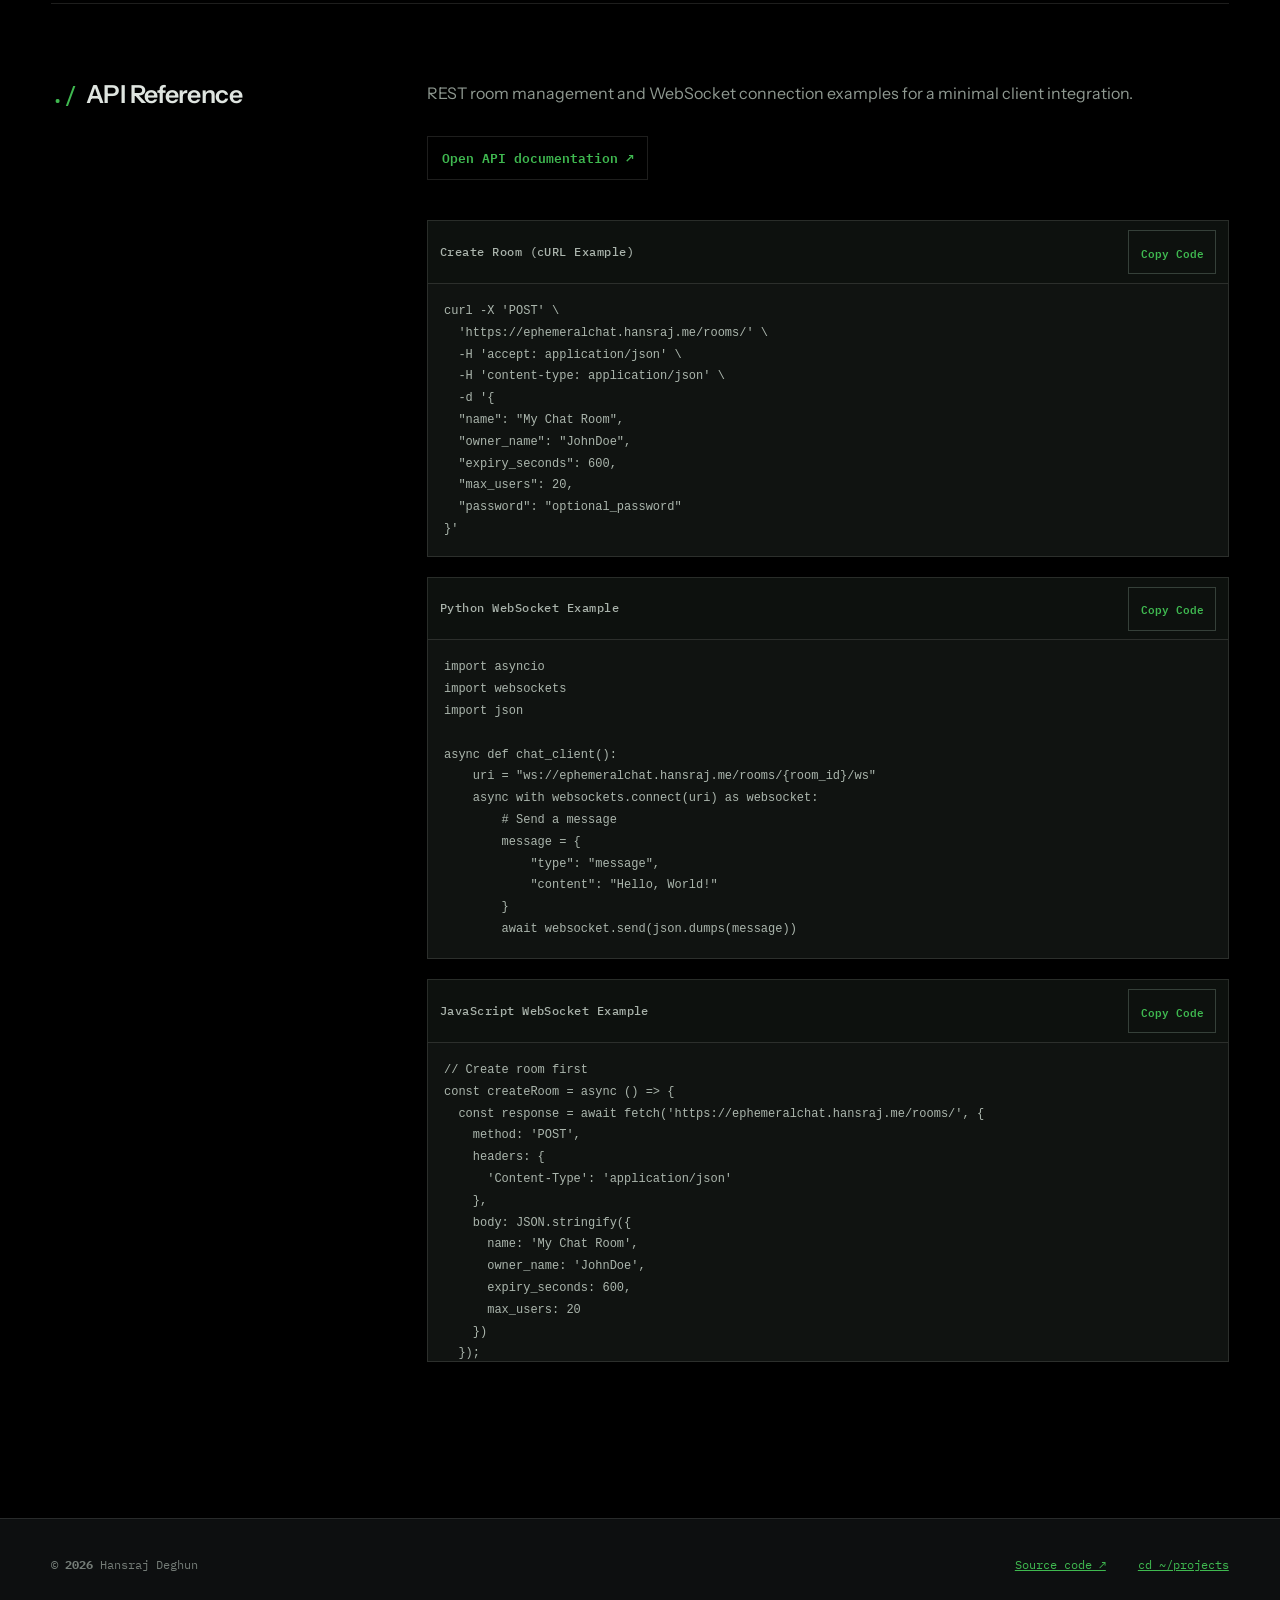
<file: ephemeralchat.html>
<!DOCTYPE html>
<html lang="en">
<head>
    <meta charset="UTF-8">
    <meta name="viewport" content="width=device-width, initial-scale=1.0">
    <meta name="author" content="Hansraj Deghun">
    
    <!-- Favicon -->
    <link rel="icon" type="image/svg+xml" href="favicon.svg">
    <link rel="apple-touch-icon" href="favicon.svg">
    
    <!-- Fonts -->
    <link rel="preconnect" href="https://fonts.googleapis.com">
    <link rel="preconnect" href="https://fonts.gstatic.com" crossorigin>
    <link href="https://fonts.googleapis.com/css2?family=IBM+Plex+Mono:wght@400;500;600&family=Instrument+Sans:wght@400;500;600;700&display=swap" rel="stylesheet">
    
    <!-- Styles -->
    <link rel="stylesheet" href="styles.css">
    <link rel="stylesheet" href="terminal.css?v=2">
    <link rel="stylesheet" href="project.css?v=10">
    
    <!-- Preload critical images for Technology Stack section -->
    <link rel="preload" href="images/logos/python.svg" as="image">
    <link rel="preload" href="images/logos/fastapi.svg" as="image">
    <link rel="preload" href="images/logos/redis.svg" as="image">
    <link rel="preload" href="images/logos/docker.svg" as="image">
    <link rel="preload" href="images/logos/kubernetes-plain.svg" as="image">
    <link rel="preload" href="images/logos/nginx.svg" as="image">
    
    <!-- Page-specific meta tags -->
    <meta name="description" content="EphemeralChat - A complete backend-focused ephemeral (self-destructing) chat rooms project. Built with FastAPI, WebSockets, and Redis. Real-time messaging with automatic room expiration.">
    <meta name="keywords" content="EphemeralChat, Chat Rooms, WebSocket, FastAPI, Redis, Real-time Messaging, Self-destructing Chat">
    
    <!-- Open Graph / Facebook -->
    <meta property="og:type" content="website">
    <meta property="og:title" content="EphemeralChat - Self-Destructing Chat Rooms">
    <meta property="og:description" content="A complete backend-focused ephemeral chat rooms project. Built with FastAPI, WebSockets, and Redis for real-time messaging.">
    <meta property="og:url" content="https://hansraj.me/ephemeralchat">
    <link rel="canonical" href="https://hansraj.me/ephemeralchat">
    
    <!-- Twitter -->
    <meta name="twitter:card" content="summary_large_image">
    <meta name="twitter:title" content="EphemeralChat - Self-Destructing Chat Rooms">
    <meta name="twitter:description" content="A complete backend-focused ephemeral chat rooms project. Built with FastAPI, WebSockets, and Redis.">
    
    <title>EphemeralChat - Self-Destructing Chat Rooms | Hansraj Deghun</title>
    
    <style>
        .demo-header {
            text-align: center;
            margin-bottom: 2rem;
            position: relative;
            padding: 1.25rem 1.5rem 1rem;
            background: linear-gradient(135deg, rgba(163, 230, 53, 0.05) 0%, rgba(163, 230, 53, 0.02) 100%);
            border: 2px solid var(--primary-color);
            border-radius: 16px;
            box-shadow: 0 0 30px rgba(163, 230, 53, 0.2), inset 0 0 30px rgba(163, 230, 53, 0.05);
            overflow: hidden;
        }
        
        .demo-header::before {
            content: '';
            position: absolute;
            top: -50%;
            left: -50%;
            width: 200%;
            height: 200%;
            background: radial-gradient(circle, rgba(163, 230, 53, 0.1) 0%, transparent 70%);
            animation: rotate 20s linear infinite;
        }
        
        .demo-header::after {
            content: '';
            position: absolute;
            top: 0;
            left: 0;
            right: 0;
            bottom: 0;
            background: linear-gradient(45deg, transparent 30%, rgba(163, 230, 53, 0.03) 50%, transparent 70%);
            animation: shimmer 3s ease-in-out infinite;
        }
        
        @keyframes shimmer {
            0%, 100% {
                transform: translateX(-100%);
            }
            50% {
                transform: translateX(100%);
            }
        }
        
        .demo-header-content {
            position: relative;
            z-index: 1;
        }
        
        .demo-header h1 {
            font-size: clamp(1.75rem, 3.5vw, 3rem);
            color: var(--primary-color);
            margin-bottom: 0.5rem;
            font-weight: 700;
            text-shadow: 0 0 20px rgba(163, 230, 53, 0.5), 0 0 40px rgba(163, 230, 53, 0.3);
            letter-spacing: -0.02em;
            position: relative;
            display: inline-block;
        }
        
        .demo-header p {
            font-size: clamp(0.875rem, 1.3vw, 1rem);
            color: var(--text-secondary);
            max-width: 900px;
            margin: 0 auto;
            line-height: 1.5;
            position: relative;
            z-index: 1;
        }
        
        .demo-header-badges {
            display: flex;
            justify-content: center;
            gap: 0.5rem;
            margin-top: 0.75rem;
            flex-wrap: wrap;
            position: relative;
            z-index: 1;
        }
        
        .demo-badge {
            display: inline-flex;
            align-items: center;
            gap: 0.3rem;
            padding: 0.3rem 0.7rem;
            background: rgba(163, 230, 53, 0.1);
            border: 1px solid var(--primary-color);
            border-radius: 16px;
            color: var(--primary-color);
            font-size: 0.75rem;
            font-weight: 500;
            transition: all 0.3s ease;
            box-shadow: 0 0 10px rgba(163, 230, 53, 0.2);
        }
        
        .demo-badge:hover {
            background: rgba(163, 230, 53, 0.2);
            transform: translateY(-2px);
            box-shadow: 0 0 15px rgba(163, 230, 53, 0.3);
        }
        
        .demo-badge-icon {
            font-size: 1rem;
        }
        
        .success-popup {
            position: fixed;
            top: 50%;
            left: 50%;
            transform: translate(-50%, -50%);
            background: #0a0a0a;
            border: 2px solid var(--primary-color);
            border-radius: 16px;
            padding: 2rem;
            max-width: 500px;
            width: 90%;
            z-index: 1000;
            box-shadow: 0 0 30px rgba(163, 230, 53, 0.5);
            animation: popupSlideIn 0.3s ease;
        }
        
        .error-popup {
            position: fixed;
            top: 50%;
            left: 50%;
            transform: translate(-50%, -50%);
            background: #0a0a0a;
            border: 2px solid #ff4444;
            border-radius: 16px;
            padding: 2rem;
            max-width: 500px;
            width: 90%;
            z-index: 1000;
            box-shadow: 0 0 30px rgba(255, 68, 68, 0.5);
            animation: popupSlideIn 0.3s ease;
        }
        
        .error-popup .popup-header {
            color: #ff4444;
        }
        
        @keyframes popupSlideIn {
            from {
                opacity: 0;
                transform: translate(-50%, -60%);
            }
            to {
                opacity: 1;
                transform: translate(-50%, -50%);
            }
        }
        
        .popup-overlay {
            position: fixed;
            top: 0;
            left: 0;
            right: 0;
            bottom: 0;
            background: rgba(0, 0, 0, 0.8);
            z-index: 999;
            animation: fadeIn 0.3s ease;
        }
        
        @keyframes fadeIn {
            from {
                opacity: 0;
            }
            to {
                opacity: 1;
            }
        }
        
        .popup-header {
            color: var(--primary-color);
            font-size: 1.5rem;
            font-weight: 700;
            margin-bottom: 1rem;
            text-align: center;
        }
        
        .popup-content {
            color: var(--text-secondary);
            margin-bottom: 1.5rem;
        }
        
        .popup-detail {
            background: rgba(163, 230, 53, 0.05);
            border: 1px solid var(--border-color);
            border-radius: 8px;
            padding: 0.75rem;
            margin-bottom: 0.75rem;
        }
        
        .popup-detail-label {
            color: var(--primary-color);
            font-size: 0.875rem;
            font-weight: 600;
            margin-bottom: 0.25rem;
        }
        
        .popup-detail-value {
            color: var(--text-color);
            font-size: 0.875rem;
            word-break: break-all;
            font-family: monospace;
        }
        
        .popup-actions {
            display: flex;
            gap: 1rem;
            justify-content: center;
        }
        
        .popup-close-btn {
            padding: 0.75rem 1.5rem;
            background: var(--primary-color);
            color: #000000;
            border: none;
            border-radius: 8px;
            font-weight: 600;
            cursor: pointer;
            transition: all 0.3s ease;
            font-family: inherit;
        }
        
        .popup-close-btn:hover {
            background: var(--primary-dark);
            transform: translateY(-2px);
            box-shadow: 0 5px 15px rgba(163, 230, 53, 0.3);
        }
        
        .popup-copy-btn {
            padding: 0.75rem 1.5rem;
            background: transparent;
            color: var(--primary-color);
            border: 2px solid var(--primary-color);
            border-radius: 8px;
            font-weight: 600;
            cursor: pointer;
            transition: all 0.3s ease;
            font-family: inherit;
        }
        
        .popup-copy-btn:hover {
            background: rgba(163, 230, 53, 0.1);
            transform: translateY(-2px);
        }
        
        @keyframes rotate {
            from {
                transform: rotate(0deg);
            }
            to {
                transform: rotate(360deg);
            }
        }
        
        .product-hero {
            min-height: 100vh;
            display: flex;
            align-items: center;
            justify-content: center;
            background: linear-gradient(135deg, #000000 0%, #0a0a0a 100%);
            position: relative;
            overflow: hidden;
            padding-top: 80px;
        }
        
        .product-hero::before {
            content: '';
            position: absolute;
            top: 0;
            left: 0;
            right: 0;
            bottom: 0;
            background: radial-gradient(circle at 50% 50%, rgba(163, 230, 53, 0.1) 0%, transparent 70%);
            pointer-events: none;
        }
        
        .product-hero-content {
            text-align: center;
            max-width: 900px;
            padding: 2rem;
            position: relative;
            z-index: 1;
        }
        
        .product-title {
            font-size: clamp(2.5rem, 6vw, 4.5rem);
            font-weight: 700;
            margin-bottom: 1.5rem;
            background: linear-gradient(135deg, #a3e635 0%, #84cc16 100%);
            -webkit-background-clip: text;
            -webkit-text-fill-color: transparent;
            background-clip: text;
            line-height: 1.2;
        }
        
        .product-tagline {
            font-size: clamp(1.125rem, 2vw, 1.5rem);
            color: var(--text-secondary);
            margin-bottom: 2.5rem;
            line-height: 1.6;
        }
        
        .product-buttons {
            display: flex;
            gap: 1rem;
            justify-content: center;
            flex-wrap: wrap;
        }
        
        .feature-grid {
            display: grid;
            grid-template-columns: repeat(auto-fit, minmax(280px, 1fr));
            gap: 2rem;
            margin-top: 3rem;
        }
        
        .feature-card {
            background: var(--bg-card);
            border: 1px solid var(--border-color);
            border-radius: 12px;
            padding: 2rem;
            transition: all 0.3s ease;
        }
        
        .feature-card:hover {
            transform: translateY(-5px);
            border-color: var(--primary-color);
            box-shadow: 0 10px 30px rgba(163, 230, 53, 0.2);
        }
        
        .feature-icon {
            width: 48px;
            height: 48px;
            background: rgba(163, 230, 53, 0.1);
            border: 2px solid var(--primary-color);
            border-radius: 12px;
            display: flex;
            align-items: center;
            justify-content: center;
            margin-bottom: 1.5rem;
        }
        
        .feature-icon svg {
            width: 24px;
            height: 24px;
            color: var(--primary-color);
        }
        
        .feature-card h3 {
            font-size: 1.5rem;
            margin-bottom: 1rem;
            color: var(--text-primary);
        }
        
        .feature-card p {
            color: var(--text-secondary);
            line-height: 1.6;
        }
        
        .tech-stack {
            display: flex;
            flex-wrap: wrap;
            gap: 1rem;
            justify-content: center;
            margin-top: 2rem;
        }
        
        .tech-badge {
            padding: 0.75rem 1.5rem;
            background: var(--bg-card);
            border: 1px solid var(--border-color);
            border-radius: 20px;
            color: var(--text-primary);
            font-weight: 500;
            transition: all 0.3s ease;
        }
        
        .tech-badge:hover {
            border-color: var(--primary-color);
            background: rgba(163, 230, 53, 0.1);
            transform: translateY(-2px);
        }
        
        .architecture-section {
            background: var(--bg-secondary);
            padding: 5rem 0;
        }
        
        .architecture-content {
            max-width: 1000px;
            margin: 0 auto;
        }
        
        .architecture-item {
            background: var(--bg-card);
            border: 1px solid var(--border-color);
            border-radius: 12px;
            padding: 2rem;
            margin-bottom: 2rem;
        }
        
        .architecture-item h3 {
            color: var(--primary-color);
            margin-bottom: 1rem;
            font-size: 1.5rem;
        }
        
        .architecture-item p {
            color: var(--text-secondary);
            line-height: 1.8;
        }
        
        .code-snippet {
            background: #000000;
            border: 1px solid var(--border-color);
            border-radius: 8px;
            padding: 1.5rem;
            margin-top: 1rem;
            overflow-x: auto;
        }
        
        .code-snippet code {
            color: var(--primary-color);
            font-family: 'Courier New', monospace;
            font-size: 0.9rem;
        }
        
        
        .shorturl-demo {
            min-height: 100vh;
            background: #000000;
            padding-top: 80px;
            position: relative;
            overflow: visible;
        }
        
        .shorturl-demo:not(:first-of-type) {
            min-height: auto;
        }
        
        .demo-container {
            max-width: 1200px;
            margin: 0 auto;
            padding: 2rem;
        }
        
        .demo-section {
            background: var(--bg-card);
            border: 1px solid var(--border-color);
            border-radius: 16px;
            padding: 2.5rem;
            margin-bottom: 1.5rem;
            box-shadow: 0 0 10px rgba(163, 230, 53, 0.1);
            transition: box-shadow 0.3s ease;
        }
        
        .demo-section:hover {
            box-shadow: 0 0 20px rgba(163, 230, 53, 0.2);
        }
        
        .demo-section h2 {
            font-size: 1.75rem;
            color: var(--primary-color);
            margin-bottom: 1.5rem;
            border-bottom: 2px solid var(--primary-color);
            padding-bottom: 0.5rem;
        }
        
        .architecture-grid {
            display: grid;
            grid-template-columns: repeat(auto-fit, minmax(250px, 1fr));
            gap: 2rem;
            margin-top: 2rem;
        }
        
        /* Ensure Technology Stack section renders immediately */
        #technology-stack-section {
            visibility: visible !important;
            opacity: 1 !important;
            display: block !important;
            position: relative !important;
            z-index: 1 !important;
            background: #000000 !important;
        }
        
        /* Prevent first section from covering the Technology Stack section */
        .shorturl-demo:first-of-type {
            position: relative;
            z-index: 0;
        }
        
        .arch-component {
            background: #0a0a0a;
            border: 2px solid var(--border-color);
            border-radius: 12px;
            padding: 1.5rem;
            text-align: center;
            transition: all 0.3s ease;
            position: relative;
            overflow: hidden;
            box-shadow: 0 0 8px rgba(163, 230, 53, 0.1);
        }
        
        .arch-component::before {
            content: '';
            position: absolute;
            top: 0;
            left: -100%;
            width: 100%;
            height: 100%;
            background: linear-gradient(90deg, transparent, rgba(163, 230, 53, 0.1), transparent);
            transition: left 0.5s ease;
        }
        
        .arch-component:hover::before {
            left: 100%;
        }
        
        .arch-component:hover {
            border-color: var(--primary-color);
            transform: translateY(-5px);
            box-shadow: 0 0 20px rgba(163, 230, 53, 0.3);
        }
        
        .arch-icon {
            font-size: 3rem;
            margin-bottom: 1rem;
            display: block;
        }
        
        .arch-component h3 {
            color: var(--primary-color);
            margin-bottom: 0.5rem;
            font-size: 1.25rem;
        }
        
        .arch-component p {
            color: var(--text-secondary);
            font-size: 0.9rem;
            line-height: 1.6;
        }
        
        .architecture-diagram {
            max-width: 100%;
            height: auto;
            border-radius: 12px;
            border: 1px solid var(--border-color);
            box-shadow: 0 0 20px rgba(163, 230, 53, 0.2);
            transition: transform 0.3s ease;
        }
        
        .architecture-diagram:hover {
            transform: scale(1.02);
            box-shadow: 0 0 30px rgba(163, 230, 53, 0.3);
        }
        
        .demo-btn {
            padding: 1rem 2rem;
            background: var(--primary-color);
            color: #000000;
            border: 2px solid var(--primary-color);
            border-radius: 8px;
            font-weight: 600;
            font-size: 1rem;
            cursor: pointer;
            transition: all 0.3s ease;
            font-family: inherit;
        }
        
        .demo-btn:hover {
            background: var(--primary-dark);
            transform: translateY(-2px);
            box-shadow: 0 5px 15px rgba(163, 230, 53, 0.3);
        }
        
        .demo-btn:disabled {
            opacity: 0.5;
            cursor: not-allowed;
            transform: none;
        }
        
        .analytics-details {
            margin-top: 2rem;
            padding: 1.5rem;
            background: #0a0a0a;
            border-radius: 8px;
            border: 1px solid var(--border-color);
            box-shadow: 0 0 8px rgba(163, 230, 53, 0.1);
        }
        
        .analytics-details h3 {
            color: var(--primary-color);
            margin-bottom: 1rem;
            font-size: 1.25rem;
        }
        
        .url-input {
            width: 100%;
            padding: 0.875rem 1rem;
            background: #0a0a0a;
            border: 1px solid var(--border-color);
            border-radius: 8px;
            color: var(--text-color);
            font-size: 1rem;
            font-family: inherit;
            transition: all 0.3s ease;
        }
        
        .url-input:focus {
            outline: none;
            border-color: var(--primary-color);
            box-shadow: 0 0 10px rgba(163, 230, 53, 0.3);
        }
        
        .url-input::placeholder {
            color: var(--text-secondary);
            opacity: 0.6;
        }
        
        /* Custom scrollbar styling for chat messages container */
        #chat-messages-container::-webkit-scrollbar {
            width: 8px;
        }
        
        #chat-messages-container::-webkit-scrollbar-track {
            background: #0a0a0a;
            border-radius: 4px;
        }
        
        #chat-messages-container::-webkit-scrollbar-thumb {
            background: var(--primary-color);
            border-radius: 4px;
        }
        
        #chat-messages-container::-webkit-scrollbar-thumb:hover {
            background: rgba(163, 230, 53, 0.8);
        }
        
        /* Firefox scrollbar styling */
        #chat-messages-container {
            scrollbar-width: thin;
            scrollbar-color: var(--primary-color) #0a0a0a;
        }
        
        /* Pulse animation for online indicator */
        @keyframes pulse {
            0%, 100% {
                opacity: 1;
                transform: scale(1);
            }
            50% {
                opacity: 0.5;
                transform: scale(0.8);
            }
        }
        
        @media (max-width: 768px) {
            #room-setup-section > div {
                grid-template-columns: 1fr !important;
            }
            .product-hero {
                padding-top: 100px;
            }
        }
    </style>
</head>
<body class="project-page">
    <!-- Navigation -->
    <a class="skip-link" href="#live-demo">Skip to live demo</a>
    <header class="site-header" id="navbar">
        <a class="terminal-brand" href="index.html#home" aria-label="Hansraj Deghun, home"><span>~/</span>hansraj-deghun <b>$</b><i aria-hidden="true"></i></a>
        <nav aria-label="Primary navigation"><a href="index.html#experience">./experience</a><a href="index.html#writing">./writing</a><a href="index.html#skills">./skills</a><a class="is-active" href="index.html#systems">./systems</a><a href="index.html#contact">./contact</a></nav>
        <div class="header-actions"><button id="command-button" aria-label="Open command palette">⌘K</button><a class="resume-small" href="https://drive.google.com/file/d/1dh3HAQpWbVnPlSdPzVh4nB1KLcUPBLRP/view?usp=sharing" target="_blank" rel="noopener">résumé ↗</a></div>
    </header>

    <main>
        <section class="project-hero project-hero--topology">
            <div class="project-masthead">
                <div class="project-masthead__copy">
                    <p class="prompt"><b>guest@portfolio</b><span>:</span><em>~/projects/ephemeral-chat</em><span>$</span> topology</p>
                    <p class="project-index"><span>CASE STUDY / 01</span><i aria-hidden="true"></i><span>REAL-TIME SYSTEMS</span></p>
                    <h1>Ephemeral<span>Chat</span></h1>
                    <p class="project-hero__intro">A horizontally scalable room service where WebSocket clients can land on any application instance and still share one ordered conversation.</p>
                    <div class="project-actions"><a href="#live-demo">Run live demo ↓</a><a href="https://github.com/hansraj1999/EphemeralChat" target="_blank" rel="noopener noreferrer">Source ↗</a><a href="article.html?slug=ephemeralchat-real-time-ephemeral-chat-rooms-that-scale-across-any-instanc">Read architecture ↗</a></div>
                    <ul class="project-stack" aria-label="Technology stack"><li>FastAPI</li><li>WebSockets</li><li>Redis Pub/Sub</li><li>Redis TTL</li></ul>
                </div>

                <figure class="topology-panel">
                    <figcaption><span>topology.live</span><b><i aria-hidden="true"></i> packets flowing</b></figcaption>
                    <svg viewBox="0 0 760 470" role="img" aria-labelledby="topology-title topology-description">
                        <title id="topology-title">EphemeralChat distributed system topology</title>
                        <desc id="topology-description">Browser clients connect through a load balancer to multiple stateless FastAPI instances. Redis Pub/Sub fans messages across instances and Redis TTL expires room state.</desc>
                        <defs>
                            <pattern id="topology-grid" width="24" height="24" patternUnits="userSpaceOnUse"><path d="M24 0H0V24" fill="none" stroke="currentColor" stroke-opacity=".055"/></pattern>
                            <filter id="topology-glow" x="-60%" y="-60%" width="220%" height="220%"><feGaussianBlur stdDeviation="5" result="blur"/><feMerge><feMergeNode in="blur"/><feMergeNode in="SourceGraphic"/></feMerge></filter>
                        </defs>
                        <rect class="topology-grid" width="760" height="470" fill="url(#topology-grid)"/>

                        <g class="topology-links" fill="none">
                            <path d="M92 114H168C186 114 196 145 214 174"/>
                            <path d="M92 234H214"/>
                            <path d="M92 354H168C186 354 196 323 214 294"/>
                            <path d="M334 234H360C378 234 380 112 400 112"/>
                            <path d="M334 234H400"/>
                            <path d="M334 234H360C378 234 380 356 400 356"/>
                            <path d="M530 112H558C578 112 580 204 600 204"/>
                            <path d="M530 234H600"/>
                            <path d="M530 356H558C578 356 580 264 600 264"/>
                            <path d="M660 304V372"/>
                        </g>
                        <g class="topology-packets" fill="none">
                            <path d="M92 234H214"/>
                            <path d="M334 234H400"/>
                            <path d="M530 234H600"/>
                        </g>

                        <g class="topology-clients">
                            <g transform="translate(48 90)"><circle cx="22" cy="22" r="21"/><circle class="status" cx="37" cy="7" r="4"/><text x="22" y="57">CLIENT A</text></g>
                            <g transform="translate(48 210)"><circle cx="22" cy="22" r="21"/><circle class="status" cx="37" cy="7" r="4"/><text x="22" y="57">CLIENT B</text></g>
                            <g transform="translate(48 330)"><circle cx="22" cy="22" r="21"/><circle class="status" cx="37" cy="7" r="4"/><text x="22" y="57">CLIENT C</text></g>
                        </g>

                        <g class="topology-node topology-node--edge" transform="translate(214 184)">
                            <rect width="120" height="100"/><text class="eyebrow" x="16" y="28">EDGE / 01</text><text class="label" x="16" y="55">Load balancer</text><text class="meta" x="16" y="79">random routing</text>
                        </g>

                        <g class="topology-node topology-node--api" transform="translate(400 77)"><rect width="130" height="70"/><circle class="status" cx="112" cy="18" r="4"/><text class="eyebrow" x="14" y="25">INSTANCE / A</text><text class="label" x="14" y="49">FastAPI</text></g>
                        <g class="topology-node topology-node--api" transform="translate(400 199)"><rect width="130" height="70"/><circle class="status" cx="112" cy="18" r="4"/><text class="eyebrow" x="14" y="25">INSTANCE / B</text><text class="label" x="14" y="49">FastAPI</text></g>
                        <g class="topology-node topology-node--api" transform="translate(400 321)"><rect width="130" height="70"/><circle class="status" cx="112" cy="18" r="4"/><text class="eyebrow" x="14" y="25">INSTANCE / C</text><text class="label" x="14" y="49">FastAPI</text></g>

                        <g class="topology-node topology-node--redis" transform="translate(600 164)">
                            <rect width="120" height="140"/><circle class="status" cx="100" cy="20" r="5" filter="url(#topology-glow)"/><text class="eyebrow" x="16" y="31">GLOBAL BUS</text><text class="label" x="16" y="65">Redis</text><text class="meta" x="16" y="91">Pub/Sub</text><text class="meta" x="16" y="112">presence</text>
                        </g>
                        <g class="topology-node topology-node--ttl" transform="translate(600 372)"><rect width="120" height="55"/><text class="eyebrow" x="14" y="22">LIFECYCLE</text><text class="label" x="14" y="42">TTL cleanup</text></g>
                    </svg>
                    <div class="topology-legend"><span>stateless compute</span><span>cross-instance fan-out</span><span>automatic expiry</span></div>
                </figure>
            </div>
        </section>
    
    <!-- Interactive Demo Section -->
    <section class="shorturl-demo" id="live-demo" style="position: relative; z-index: 0;">
        <div class="demo-container">
            <div style="margin-bottom: 1rem;">
                <a href="/" style="color: var(--primary-color); text-decoration: none; font-size: 0.75rem; display: inline-flex; align-items: center; gap: 0.4rem; transition: all 0.3s ease; padding: 0.3rem 0.7rem; border-radius: 8px; background: rgba(163, 230, 53, 0.1); border: 1px solid var(--primary-color);" onmouseover="this.style.background='rgba(163, 230, 53, 0.2)'; this.style.transform='translateX(-5px)';" onmouseout="this.style.background='rgba(163, 230, 53, 0.1)'; this.style.transform='translateX(0)'">
                    ← Back to Portfolio
                </a>
            </div>
            <div class="demo-header">
                <div class="demo-header-content">
                    <h1>EphemeralChat - Live Demo</h1>
                    <p>A complete backend-focused ephemeral (self-destructing) chat rooms project. Built with FastAPI, WebSockets, and Redis for real-time messaging with automatic room expiration.</p>
                    <div class="demo-header-badges">
                        <div class="demo-badge">
                            <span class="demo-badge-icon">⚡</span>
                            <span>Real-Time Messaging</span>
                        </div>
                        <div class="demo-badge">
                            <span class="demo-badge-icon">🔒</span>
                            <span>Password Protected</span>
                        </div>
                        <div class="demo-badge">
                            <span class="demo-badge-icon">⏱️</span>
                            <span>Auto-Expiring Rooms</span>
                        </div>
                        <div class="demo-badge">
                            <span class="demo-badge-icon">🚀</span>
                            <span>Horizontal Scaling</span>
                        </div>
                    </div>
                    <div style="margin-top: 1.25rem; padding-top: 1rem; border-top: 1px solid rgba(163, 230, 53, 0.2);">
                        <p style="color: var(--text-secondary); font-size: 0.85rem; margin-bottom: 0.75rem; line-height: 1.5;">
                            Need this service for your use case or want a tailored solution?
                        </p>
                        <div style="display: flex; gap: 0.75rem; justify-content: center; flex-wrap: wrap;">
                            <a href="calendar.html" style="text-decoration: none; display: inline-block; padding: 0.4rem 0.9rem; background: var(--primary-color); color: #000000; border-radius: 8px; font-size: 0.8rem; font-weight: 500; transition: all 0.3s ease; box-shadow: 0 0 10px rgba(163, 230, 53, 0.3);" onmouseover="this.style.transform='translateY(-2px)'; this.style.boxShadow='0 0 15px rgba(163, 230, 53, 0.5)';" onmouseout="this.style.transform='translateY(0)'; this.style.boxShadow='0 0 10px rgba(163, 230, 53, 0.3)';">
                                Schedule a Meeting
                            </a>
                            <a href="/#contact" style="text-decoration: none; display: inline-block; padding: 0.4rem 0.9rem; background: transparent; color: var(--primary-color); border: 1px solid var(--primary-color); border-radius: 8px; font-size: 0.8rem; font-weight: 500; transition: all 0.3s ease; box-shadow: 0 0 10px rgba(163, 230, 53, 0.2);" onmouseover="this.style.background='rgba(163, 230, 53, 0.1)'; this.style.transform='translateY(-2px)'; this.style.boxShadow='0 0 15px rgba(163, 230, 53, 0.3)';" onmouseout="this.style.background='transparent'; this.style.transform='translateY(0)'; this.style.boxShadow='0 0 10px rgba(163, 230, 53, 0.2)';">
                                Contact Me
                            </a>
                            <a href="https://github.com/hansraj1999/EphemeralChat" target="_blank" rel="noopener noreferrer" style="text-decoration: none; display: inline-block; padding: 0.4rem 0.9rem; background: transparent; color: var(--primary-color); border: 1px solid var(--primary-color); border-radius: 8px; font-size: 0.8rem; font-weight: 500; transition: all 0.3s ease; box-shadow: 0 0 10px rgba(163, 230, 53, 0.2);" onmouseover="this.style.background='rgba(163, 230, 53, 0.1)'; this.style.transform='translateY(-2px)'; this.style.boxShadow='0 0 15px rgba(163, 230, 53, 0.3)';" onmouseout="this.style.background='transparent'; this.style.transform='translateY(0)'; this.style.boxShadow='0 0 10px rgba(163, 230, 53, 0.2)';">
                                View on GitHub
                            </a>
                            <a href="https://www.linkedin.com/in/hansraj-deghun" target="_blank" rel="noopener noreferrer" style="text-decoration: none; display: inline-block; padding: 0.4rem 0.9rem; background: transparent; color: var(--primary-color); border: 1px solid var(--primary-color); border-radius: 8px; font-size: 0.8rem; font-weight: 500; transition: all 0.3s ease; box-shadow: 0 0 10px rgba(163, 230, 53, 0.2);" onmouseover="this.style.background='rgba(163, 230, 53, 0.1)'; this.style.transform='translateY(-2px)'; this.style.boxShadow='0 0 15px rgba(163, 230, 53, 0.3)';" onmouseout="this.style.background='transparent'; this.style.transform='translateY(0)'; this.style.boxShadow='0 0 10px rgba(163, 230, 53, 0.2)';">
                                Connect on LinkedIn
                            </a>
                        </div>
                    </div>
                </div>
            </div>
            
            <div class="demo-section">
                <h2>Live demo</h2>
                <p class="service-notice" id="project-service-status" data-state="standby" role="status">External demo service. A cold start can make the first request take 10–30 seconds.</p>
                <p style="color: var(--text-secondary); margin-bottom: 1.5rem;">
                    Experience EphemeralChat in real-time. Create or join a chat room and start messaging. Rooms automatically expire after the set time.
                </p>
                
                <!-- Room Creation/Join Section -->
                <div id="room-setup-section" class="chat-workbench">
                    <div class="chat-setup-grid" style="display: grid; grid-template-columns: 1fr 1fr; gap: 2rem; margin-bottom: 2rem;">
                        <!-- Create Room -->
                        <div class="chat-setup-panel chat-setup-panel--create" style="background: #0a0a0a; border: 1px solid var(--border-color); border-radius: 12px; padding: 1.5rem;">
                            <h3 style="color: var(--primary-color); margin-bottom: 1rem; font-size: 1.25rem;">Create Room</h3>
                            <div class="chat-form" style="display: flex; flex-direction: column; gap: 1rem;">
                                <div>
                                    <label for="room-name-input" style="color: var(--text-secondary); font-size: 0.875rem; display: block; margin-bottom: 0.5rem;">Room Name</label>
                                    <input type="text" id="room-name-input" class="url-input" placeholder="My Chat Room" style="width: 100%;">
                                </div>
                                <div>
                                    <label for="room-expiry-input" style="color: var(--text-secondary); font-size: 0.875rem; display: block; margin-bottom: 0.5rem;">Expiry (seconds)</label>
                                    <input type="number" id="room-expiry-input" class="url-input" value="600" min="60" max="3600" style="width: 100%;">
                                </div>
                                <div>
                                    <label for="room-max-users-input" style="color: var(--text-secondary); font-size: 0.875rem; display: block; margin-bottom: 0.5rem;">Max Users</label>
                                    <input type="number" id="room-max-users-input" class="url-input" value="20" min="2" max="100" style="width: 100%;">
                                </div>
                                <div>
                                    <label for="create-user-name-input" style="color: var(--text-secondary); font-size: 0.875rem; display: block; margin-bottom: 0.5rem;">Your Name (optional)</label>
                                    <input type="text" id="create-user-name-input" class="url-input" placeholder="Leave empty for a random funny name" style="width: 100%;">
                                </div>
                                <div>
                                    <label for="room-password-input" style="color: var(--text-secondary); font-size: 0.875rem; display: block; margin-bottom: 0.5rem;">Password (optional)</label>
                                    <input type="password" id="room-password-input" class="url-input" placeholder="Leave empty for no password" style="width: 100%;">
                                </div>
                                <div class="chat-destroy-option" style="display: flex; align-items: center; gap: 0.5rem; padding: 0.75rem; background: rgba(163, 230, 53, 0.05); border: 1px solid var(--border-color); border-radius: 8px;">
                                    <input type="checkbox" id="destroy-on-owner-offline-input" style="width: 18px; height: 18px; cursor: pointer; accent-color: var(--primary-color);">
                                    <label for="destroy-on-owner-offline-input" style="color: var(--text-secondary); font-size: 0.875rem; cursor: pointer; flex: 1; margin: 0;">
                                        Destroy room when owner goes offline
                                    </label>
                                </div>
                                <button id="create-room-btn" class="demo-btn" style="width: 100%;">Create Room</button>
                            </div>
                        </div>
                        
                        <!-- Join Room -->
                        <div class="chat-setup-panel chat-setup-panel--join" style="background: #0a0a0a; border: 1px solid var(--border-color); border-radius: 12px; padding: 1.5rem;">
                            <h3 style="color: var(--primary-color); margin-bottom: 1rem; font-size: 1.25rem;">Join Room</h3>
                            <div class="chat-form" style="display: flex; flex-direction: column; gap: 1rem;">
                                <div>
                                    <label for="join-user-name-input" style="color: var(--text-secondary); font-size: 0.875rem; display: block; margin-bottom: 0.5rem;">Your Name</label>
                                    <input type="text" id="join-user-name-input" class="url-input" placeholder="Leave empty for a random funny name" style="width: 100%;">
                                </div>
                                <div>
                                    <label for="join-room-id-input" style="color: var(--text-secondary); font-size: 0.875rem; display: block; margin-bottom: 0.5rem;">Room ID</label>
                                    <input type="text" id="join-room-id-input" class="url-input" placeholder="Enter room ID" style="width: 100%;">
                                </div>
                                <div>
                                    <label for="join-room-password-input" style="color: var(--text-secondary); font-size: 0.875rem; display: block; margin-bottom: 0.5rem;">Password (if required)</label>
                                    <input type="password" id="join-room-password-input" class="url-input" placeholder="Enter password" style="width: 100%;">
                                </div>
                                <button id="join-room-btn" class="demo-btn" style="width: 100%; background: transparent; color: var(--primary-color); border-color: var(--primary-color);">Join Room</button>
                            </div>
                        </div>
                    </div>
                </div>
                
                <!-- Chat Interface (hidden until room is joined) -->
                <div id="chat-interface-section" class="chat-interface" style="display: none;">
                    <div class="chat-interface__panel" style="background: #0a0a0a; border: 1px solid var(--border-color); border-radius: 12px; padding: 1.5rem; margin-bottom: 1.5rem;">
                        <div style="display: flex; justify-content: space-between; align-items: center; margin-bottom: 1rem;">
                            <div>
                                <h3 style="color: var(--primary-color); margin-bottom: 0.5rem; font-size: 1.25rem;" id="current-room-name">Room: -</h3>
                                <p style="color: var(--text-secondary); font-size: 0.875rem;" id="current-room-id">Room ID: -</p>
                            </div>
                            <div style="text-align: right;">
                                <div style="color: var(--text-secondary); font-size: 0.875rem; margin-bottom: 0.5rem; display: flex; align-items: center; gap: 0.5rem; justify-content: flex-end;">
                                    <span id="online-indicator" style="width: 8px; height: 8px; background: var(--primary-color); border-radius: 50%; display: inline-block; animation: pulse 2s infinite;"></span>
                                    <span id="online-count">0</span> people online
                                </div>
                                <button id="leave-room-btn" class="demo-btn" style="padding: 0.5rem 1rem; font-size: 0.875rem; background: transparent; color: var(--primary-color); border-color: var(--primary-color);">Leave Room</button>
                            </div>
                        </div>
                        
                        <!-- Chat Messages -->
                        <div id="chat-messages-container" style="height: 400px; overflow-y: auto; background: #000000; border: 1px solid var(--border-color); border-radius: 8px; padding: 1rem; margin-bottom: 1rem; display: flex; flex-direction: column; gap: 0.75rem;">
                            <div style="color: var(--text-secondary); text-align: center; font-size: 0.875rem; padding: 2rem;">
                                No messages yet. Start the conversation!
                            </div>
                        </div>
                        
                        <!-- Message Input -->
                        <div style="display: flex; gap: 0.5rem;">
                            <input type="text" id="message-input" class="url-input" placeholder="Type your message..." style="flex: 1;" onkeypress="if(event.key === 'Enter') sendMessage();">
                            <button id="send-message-btn" class="demo-btn">Send</button>
                        </div>
                    </div>
                </div>
            </div>
        </div>
    </section>
    
    <!-- Technology Stack & Architecture Section -->
    <section id="technology-stack-section" class="shorturl-demo" style="padding-top: 0; margin-top: -5rem; min-height: auto; position: relative; z-index: 1;">
        <div class="demo-container" style="padding-top: 0;">
            <div class="demo-section project-detail-section project-detail-section--implementation">
                <h2>Implementation</h2>
                <p style="color: var(--text-secondary); margin-bottom: 2rem;">
                    Stateless FastAPI instances use Redis Pub/Sub for cross-instance delivery, presence coordination, and TTL-backed cleanup.
                </p>
                
                <div class="legacy-stack-summary" style="background: #0a0a0a; border: 1px solid var(--border-color); border-radius: 12px; padding: 2rem; margin-bottom: 2rem; box-shadow: 0 0 10px rgba(163, 230, 53, 0.1);">
                    <h3 style="color: var(--primary-color); margin-bottom: 1.5rem; font-size: 1.25rem;">Core Technologies</h3>
                    <div style="display: grid; grid-template-columns: repeat(auto-fit, minmax(250px, 1fr)); gap: 1.5rem;">
                        <div>
                            <h4 style="color: var(--primary-color); margin-bottom: 0.5rem;">Backend</h4>
                            <ul style="color: var(--text-secondary); list-style: none; padding: 0;">
                                <li style="padding: 0.25rem 0;">• Python 3.9+</li>
                                <li style="padding: 0.25rem 0;">• FastAPI (Async Framework)</li>
                                <li style="padding: 0.25rem 0;">• WebSockets (Real-time)</li>
                                <li style="padding: 0.25rem 0;">• Pydantic (Data Validation)</li>
                            </ul>
                        </div>
                        <div>
                            <h4 style="color: var(--primary-color); margin-bottom: 0.5rem;">Message Distribution</h4>
                            <ul style="color: var(--text-secondary); list-style: none; padding: 0;">
                                <li style="padding: 0.25rem 0;">• Redis (Pub/Sub)</li>
                                <li style="padding: 0.25rem 0;">• Redis TTL (Auto-cleanup)</li>
                                <li style="padding: 0.25rem 0;">• Connection Tracking</li>
                            </ul>
                        </div>
                        <div>
                            <h4 style="color: var(--primary-color); margin-bottom: 0.5rem;">Infrastructure</h4>
                            <ul style="color: var(--text-secondary); list-style: none; padding: 0;">
                                <li style="padding: 0.25rem 0;">• Docker & Docker Compose</li>
                                <li style="padding: 0.25rem 0;">• Uvicorn (ASGI Server)</li>
                                <li style="padding: 0.25rem 0;">• Horizontal Scaling</li>
                                <li style="padding: 0.25rem 0;">• Load Balancer Ready</li>
                            </ul>
                        </div>
                        <div>
                            <h4 style="color: var(--primary-color); margin-bottom: 0.5rem;">Features</h4>
                            <ul style="color: var(--text-secondary); list-style: none; padding: 0;">
                                <li style="padding: 0.25rem 0;">• Room Expiration (TTL)</li>
                                <li style="padding: 0.25rem 0;">• Password Protection</li>
                                <li style="padding: 0.25rem 0;">• User Limits</li>
                            </ul>
                        </div>
                    </div>
                </div>
                
                <div class="architecture-grid implementation-grid">
                    <div class="arch-component">
                        <img 
                            src="images/logos/python.svg" 
                            alt="Python"
                            class="arch-icon-img"
                            style="width: 48px; height: 48px; margin-bottom: 1rem;"
                            loading="eager"
                            onerror="this.style.display='none'; this.nextElementSibling.style.display='block';"
                        >
                        <span class="arch-icon" style="display: none;">🐍</span>
                        <h3>Python FastAPI</h3>
                        <p>High-performance async API server handling WebSocket connections and REST endpoints for room management</p>
                    </div>
                    <div class="arch-component">
                        <img 
                            src="images/logos/fastapi.svg" 
                            alt="FastAPI"
                            class="arch-icon-img"
                            style="width: 48px; height: 48px; margin-bottom: 1rem;"
                            loading="eager"
                            onerror="this.style.display='none'; this.nextElementSibling.style.display='block';"
                        >
                        <span class="arch-icon" style="display: none;">⚡</span>
                        <h3>FastAPI</h3>
                        <p>Modern, fast web framework for building APIs with automatic OpenAPI documentation and WebSocket support</p>
                    </div>
                    <div class="arch-component">
                        <img 
                            src="images/logos/redis.svg" 
                            alt="Redis"
                            class="arch-icon-img"
                            style="width: 48px; height: 48px; margin-bottom: 1rem;"
                            loading="eager"
                            onerror="this.style.display='none'; this.nextElementSibling.style.display='block';"
                        >
                        <span class="arch-icon" style="display: none;">⚡</span>
                        <h3>Redis Pub/Sub</h3>
                        <p>Message distribution system enabling horizontal scaling. Messages broadcast to all instances via pub/sub channels</p>
                    </div>
                    <div class="arch-component">
                        <img 
                            src="images/logos/docker.svg" 
                            alt="Docker"
                            class="arch-icon-img"
                            style="width: 48px; height: 48px; margin-bottom: 1rem;"
                            loading="eager"
                            onerror="this.style.display='none'; this.nextElementSibling.style.display='block';"
                        >
                        <span class="arch-icon" style="display: none;">🐳</span>
                        <h3>Docker</h3>
                        <p>Containerized deployment with Docker Compose for easy setup and consistent environments</p>
                    </div>
                    <div class="arch-component">
                        <img 
                            src="images/logos/kubernetes-plain.svg" 
                            alt="Kubernetes"
                            class="arch-icon-img"
                            style="width: 48px; height: 48px; margin-bottom: 1rem;"
                            loading="eager"
                            onerror="this.style.display='none'; this.nextElementSibling.style.display='block';"
                        >
                        <span class="arch-icon" style="display: none;">☸️</span>
                        <h3>Horizontal Scaling</h3>
                        <p>Run multiple instances behind a load balancer. Redis pub/sub ensures messages reach all instances</p>
                    </div>
                    <div class="arch-component">
                        <img 
                            src="images/logos/nginx.svg" 
                            alt="NGINX"
                            class="arch-icon-img"
                            style="width: 48px; height: 48px; margin-bottom: 1rem;"
                            loading="eager"
                            onerror="this.style.display='none'; this.nextElementSibling.style.display='block';"
                        >
                        <span class="arch-icon" style="display: none;">🌐</span>
                        <h3>Load Balancer</h3>
                        <p>Distribute WebSocket connections across multiple application instances for high availability</p>
                    </div>
                </div>
            </div>
            
            <!-- Key Features Section -->
            <div class="demo-section project-detail-section project-detail-section--capabilities">
                <h2>Capabilities</h2>
                <p style="color: var(--text-secondary); margin-bottom: 2rem;">
                    Room lifecycle and access controls are kept explicit without adding permanent message storage.
                </p>
                <div class="feature-grid capabilities-list">
                    <div class="feature-card">
                        <div class="feature-icon">
                            <svg viewBox="0 0 24 24" fill="none" stroke="currentColor" stroke-width="2">
                                <path d="M12 2L2 7l10 5 10-5-10-5z"></path>
                                <path d="M2 17l10 5 10-5"></path>
                                <path d="M2 12l10 5 10-5"></path>
                            </svg>
                        </div>
                        <h3>Self-Destructing Rooms</h3>
                        <p>Chat rooms automatically expire after a set time (default 10 minutes). No manual cleanup required - rooms disappear when their TTL expires.</p>
                    </div>
                    
                    <div class="feature-card">
                        <div class="feature-icon">
                            <svg viewBox="0 0 24 24" fill="none" stroke="currentColor" stroke-width="2">
                                <path d="M21 15a2 2 0 0 1-2 2H7l-4 4V5a2 2 0 0 1 2-2h14a2 2 0 0 1 2 2z"></path>
                            </svg>
                        </div>
                        <h3>Real-Time Messaging</h3>
                        <p>WebSocket-based real-time communication ensures instant message delivery across all connected clients in a room.</p>
                    </div>
                    
                    <div class="feature-card">
                        <div class="feature-icon">
                            <svg viewBox="0 0 24 24" fill="none" stroke="currentColor" stroke-width="2">
                                <rect x="3" y="11" width="18" height="11" rx="2" ry="2"></rect>
                                <path d="M7 11V7a5 5 0 0 1 10 0v4"></path>
                            </svg>
                        </div>
                        <h3>Password Protection</h3>
                        <p>Optional password protection for rooms. Secure your conversations with simple password-based access control.</p>
                    </div>
                    
                    <div class="feature-card">
                        <div class="feature-icon">
                            <svg viewBox="0 0 24 24" fill="none" stroke="currentColor" stroke-width="2">
                                <path d="M17 21v-2a4 4 0 0 0-4-4H5a4 4 0 0 0-4 4v2"></path>
                                <circle cx="9" cy="7" r="4"></circle>
                                <path d="M23 21v-2a4 4 0 0 0-3-3.87"></path>
                                <path d="M16 3.13a4 4 0 0 1 0 7.75"></path>
                            </svg>
                        </div>
                        <h3>User Limits</h3>
                        <p>Configurable maximum users per room (default 20). Prevents overcrowding and maintains performance.</p>
                    </div>
                    
                    <div class="feature-card">
                        <div class="feature-icon">
                            <svg viewBox="0 0 24 24" fill="none" stroke="currentColor" stroke-width="2">
                                <polyline points="16 18 22 12 16 6"></polyline>
                                <polyline points="8 6 2 12 8 18"></polyline>
                            </svg>
                        </div>
                        <h3>Horizontal Scaling</h3>
                        <p>Redis pub/sub architecture enables horizontal scaling. Run multiple instances behind a load balancer for high availability.</p>
                    </div>
                    
                    <div class="feature-card">
                        <div class="feature-icon">
                            <svg viewBox="0 0 24 24" fill="none" stroke="currentColor" stroke-width="2">
                                <rect x="2" y="3" width="20" height="14" rx="2" ry="2"></rect>
                                <line x1="8" y1="21" x2="16" y2="21"></line>
                                <line x1="12" y1="17" x2="12" y2="21"></line>
                            </svg>
                        </div>
                        <h3>Docker Ready</h3>
                        <p>Fully containerized with Docker and Docker Compose. Deploy in seconds with a single command.</p>
                    </div>
                </div>
            </div>
            
            <!-- API Documentation Section -->
            <div class="demo-section project-detail-section project-detail-section--code">
                <h2>API Reference</h2>
                <p style="color: var(--text-secondary); margin-bottom: 1.5rem;">
                    REST room management and WebSocket connection examples for a minimal client integration.
                </p>
                <div style="display: flex; gap: 1rem; margin-bottom: 2rem; flex-wrap: wrap;">
                    <a href="https://ephemeralchat.hansraj.me/docs" target="_blank" rel="noopener noreferrer" class="demo-btn" style="text-decoration: none; display: inline-block;">
                        Open API documentation ↗
                    </a>
                </div>
                
                <div class="analytics-details">
                    <div style="display: flex; justify-content: space-between; align-items: center; margin-bottom: 1rem;">
                        <h3>Create Room (cURL Example)</h3>
                        <button onclick="copyCodeToClipboard('curl-example')" class="demo-btn" style="padding: 0.5rem 1rem; font-size: 0.875rem;">Copy Code</button>
                    </div>
                    <pre id="curl-example" style="background: #0a0a0a; padding: 1.5rem; border-radius: 8px; overflow-x: auto; border: 1px solid var(--border-color); color: var(--text-secondary); font-size: 0.875rem; line-height: 1.6; position: relative;"><code>curl -X 'POST' \
  'https://ephemeralchat.hansraj.me/rooms/' \
  -H 'accept: application/json' \
  -H 'content-type: application/json' \
  -d '{
  "name": "My Chat Room",
  "owner_name": "JohnDoe",
  "expiry_seconds": 600,
  "max_users": 20,
  "password": "optional_password"
}'</code></pre>
                </div>
                
                <div class="analytics-details" style="margin-top: 2rem;">
                    <div style="display: flex; justify-content: space-between; align-items: center; margin-bottom: 1rem;">
                        <h3>Python WebSocket Example</h3>
                        <button onclick="copyCodeToClipboard('python-example')" class="demo-btn" style="padding: 0.5rem 1rem; font-size: 0.875rem;">Copy Code</button>
                    </div>
                    <pre id="python-example" style="background: #0a0a0a; padding: 1.5rem; border-radius: 8px; overflow-x: auto; border: 1px solid var(--border-color); color: var(--text-secondary); font-size: 0.875rem; line-height: 1.6; position: relative;"><code>import asyncio
import websockets
import json

async def chat_client():
    uri = "ws://ephemeralchat.hansraj.me/rooms/{room_id}/ws"
    async with websockets.connect(uri) as websocket:
        # Send a message
        message = {
            "type": "message",
            "content": "Hello, World!"
        }
        await websocket.send(json.dumps(message))
        
        # Receive messages
        async for message in websocket:
            data = json.loads(message)
            print(f"Received: {data}")

asyncio.run(chat_client())</code></pre>
                </div>
                
                <div class="analytics-details" style="margin-top: 2rem;">
                    <div style="display: flex; justify-content: space-between; align-items: center; margin-bottom: 1rem;">
                        <h3>JavaScript WebSocket Example</h3>
                        <button onclick="copyCodeToClipboard('js-example')" class="demo-btn" style="padding: 0.5rem 1rem; font-size: 0.875rem;">Copy Code</button>
                    </div>
                    <pre id="js-example" style="background: #0a0a0a; padding: 1.5rem; border-radius: 8px; overflow-x: auto; border: 1px solid var(--border-color); color: var(--text-secondary); font-size: 0.875rem; line-height: 1.6; position: relative;"><code>// Create room first
const createRoom = async () => {
  const response = await fetch('https://ephemeralchat.hansraj.me/rooms/', {
    method: 'POST',
    headers: {
      'Content-Type': 'application/json'
    },
    body: JSON.stringify({
      name: 'My Chat Room',
      owner_name: 'JohnDoe',
      expiry_seconds: 600,
      max_users: 20
    })
  });
  const room = await response.json();
  return room.room_id;
};

// Connect via WebSocket
const roomId = await createRoom();
const ws = new WebSocket(`wss://ephemeralchat.hansraj.me/rooms/${roomId}/ws`);

ws.onopen = () => {
  console.log('Connected to room');
  ws.send(JSON.stringify({
    type: 'message',
    content: 'Hello, World!'
  }));
};

ws.onmessage = (event) => {
  const data = JSON.parse(event.data);
  console.log('Received:', data);
};</code></pre>
                </div>
            </div>
            
            <!-- Call to Action Section -->
            <div class="demo-section project-legacy-cta" style="background: rgba(163, 230, 53, 0.05); border: 2px solid var(--primary-color);">
                <div style="text-align: center; padding: 1rem 0;">
                    <h2 style="color: var(--primary-color); margin-bottom: 1rem;">Need This Service for Your Use Case?</h2>
                    <p style="color: var(--text-secondary); font-size: 1.125rem; margin-bottom: 1.5rem; max-width: 800px; margin-left: auto; margin-right: auto;">
                        EphemeralChat is built with enterprise-grade architecture and can handle real-time messaging at scale. 
                        If you need a similar ephemeral chat solution for your business or want a tailored solution customized to your specific requirements, 
                        I'd love to help you build it.
                    </p>
                    <div style="display: flex; gap: 1rem; justify-content: center; flex-wrap: wrap;">
                        <a href="calendar.html" class="demo-btn" style="text-decoration: none; display: inline-block;">
                            Schedule a Meeting
                        </a>
                        <a href="/#contact" class="demo-btn" style="text-decoration: none; display: inline-block; background: transparent; color: var(--primary-color); border-color: var(--primary-color);">
                            Contact Me
                        </a>
                        <a href="https://github.com/hansraj1999/EphemeralChat" target="_blank" rel="noopener noreferrer" class="demo-btn" style="text-decoration: none; display: inline-block; background: transparent; color: var(--primary-color); border-color: var(--primary-color);">
                            View on GitHub
                        </a>
                        <a href="https://www.linkedin.com/in/hansraj-deghun" target="_blank" rel="noopener noreferrer" class="demo-btn" style="text-decoration: none; display: inline-block; background: transparent; color: var(--primary-color); border-color: var(--primary-color);">
                            Connect on LinkedIn
                        </a>
                    </div>
                </div>
            </div>
        </div>
    </section>

    </main>
    <footer class="project-footer" id="footer-placeholder"><span>© <b data-project-year></b> Hansraj Deghun</span><a href="https://github.com/hansraj1999/EphemeralChat" target="_blank" rel="noopener noreferrer">Source code ↗</a><a href="index.html#systems">cd ~/projects</a></footer>

    <dialog class="command-dialog" id="command-dialog"><div class="command-head"><span>⌘</span><input id="command-input" type="search" placeholder="Type a command…" aria-label="Search commands"><button id="command-close" aria-label="Close command palette">Esc</button></div><div class="command-list" id="command-list"></div></dialog>
    <script src="project.js?v=3"></script>
    <script>
        // EphemeralChat Demo Script
        const EPHEMERALCHAT_API_BASE = 'https://ephemeralchat.hansraj.me';
        let currentWebSocket = null;
        let currentRoomId = null;
        let currentRoomName = null;
        let connectionId = null;
        let onlineMembers = new Map(); // Map of userId -> {name, connectionId, joinedAt}
        let currentUserName = null;
        let serverOnlineCount = null; // Use server's online_count when available
        
        // Funny name generator
        const funnyNames = [
            'happyfox', 'agent49', 'cyberpilot', 'quantumleap', 'neonwave', 'shadowfox',
            'stardust', 'thunderbolt', 'silverhawk', 'mysticowl', 'cosmiccat', 'digitalninja',
            'phantomwolf', 'crystalball', 'nebulaknight', 'galacticguru', 'starlight', 'moonshine',
            'aurorabear', 'cosmiccow', 'quantumquokka', 'neonnewt', 'cyberchipmunk', 'digitaldolphin'
        ];
        
        function generateFunnyName() {
            const randomIndex = Math.floor(Math.random() * funnyNames.length);
            const randomNumber = Math.floor(Math.random() * 100);
            return `${funnyNames[randomIndex]}${randomNumber}`;
        }
        
        // DOM elements
        const createRoomBtn = document.getElementById('create-room-btn');
        const joinRoomBtn = document.getElementById('join-room-btn');
        const leaveRoomBtn = document.getElementById('leave-room-btn');
        const sendMessageBtn = document.getElementById('send-message-btn');
        const messageInput = document.getElementById('message-input');
        const roomSetupSection = document.getElementById('room-setup-section');
        const chatInterfaceSection = document.getElementById('chat-interface-section');
        const chatMessagesContainer = document.getElementById('chat-messages-container');
        const onlineCount = document.getElementById('online-count');
        
        if (createRoomBtn) {
            // Create room
            createRoomBtn.addEventListener('click', async () => {
                // Get user name or generate a funny one
                const userNameInput = document.getElementById('create-user-name-input');
                currentUserName = userNameInput ? userNameInput.value.trim() : '';
                if (!currentUserName) {
                    currentUserName = generateFunnyName();
                }
                
                const name = document.getElementById('room-name-input').value.trim() || 'Chat Room';
                const expiry = parseInt(document.getElementById('room-expiry-input').value) || 600;
                const maxUsers = parseInt(document.getElementById('room-max-users-input').value) || 20;
                const password = document.getElementById('room-password-input').value.trim() || null;
                const destroyOnOwnerOffline = document.getElementById('destroy-on-owner-offline-input').checked || false;
                
                createRoomBtn.disabled = true;
                createRoomBtn.textContent = 'Creating...';
                
                try {
                    const response = await fetch(`${EPHEMERALCHAT_API_BASE}/rooms/`, {
                        method: 'POST',
                        headers: {
                            'Content-Type': 'application/json'
                        },
                        body: JSON.stringify({
                            name: name,
                            owner_name: currentUserName,
                            expiry_seconds: expiry,
                            max_users: maxUsers,
                            password: password,
                            destroy_on_owner_offline: destroyOnOwnerOffline
                        })
                    });
                    
                    const data = await response.json();
                    
                    if (response.ok && data.room_id) {
                        currentRoomId = data.room_id;
                        currentRoomName = name;
                        // Reset button state immediately
                        createRoomBtn.disabled = false;
                        createRoomBtn.textContent = 'Create Room';
                        // Determine WebSocket URL - use wss:// for HTTPS pages
                        const wsProtocol = window.location.protocol === 'https:' ? 'wss:' : 'ws:';
                        const wsUrl = data.ws_url || `${wsProtocol}//${EPHEMERALCHAT_API_BASE.replace(/^https?:\/\//, '')}/rooms/${data.room_id}/ws`;
                        showSuccessPopup('Room Created Successfully!', {
                            room_id: data.room_id,
                            ws_url: wsUrl,
                            expires_at: data.expires_at || 'N/A'
                        });
                        // Connect WebSocket immediately - chat will open automatically
                        connectWebSocket(data.room_id, password).catch(error => {
                            console.error('WebSocket connection error:', error);
                            showChatMessage('System', `Connection error: ${error.message}`, 'error');
                        });
                    } else {
                        showChatMessage('System', `Error: ${data.detail || 'Failed to create room'}`, 'error');
                        createRoomBtn.disabled = false;
                        createRoomBtn.textContent = 'Create Room';
                    }
                } catch (error) {
                    showChatMessage('System', `Error: ${error.message}`, 'error');
                    createRoomBtn.disabled = false;
                    createRoomBtn.textContent = 'Create Room';
                }
            });
        }
        
        if (joinRoomBtn) {
            // Join room
            joinRoomBtn.addEventListener('click', async () => {
                // Get user name or generate a funny one
                const userNameInput = document.getElementById('join-user-name-input');
                currentUserName = userNameInput ? userNameInput.value.trim() : '';
                if (!currentUserName) {
                    currentUserName = generateFunnyName();
                }
                
                const roomId = document.getElementById('join-room-id-input').value.trim();
                const password = document.getElementById('join-room-password-input').value.trim() || null;
                
                if (!roomId) {
                    showChatMessage('System', 'Please enter a room ID', 'error');
                    return;
                }
                
                joinRoomBtn.disabled = true;
                joinRoomBtn.textContent = 'Joining...';
                
                try {
                    currentRoomId = roomId;
                    // Reset button state
                    joinRoomBtn.disabled = false;
                    joinRoomBtn.textContent = 'Join Room';
                    
                    // Try to get room info first with retry logic
                    let roomInfo = null;
                    let roomNotFound = false;
                    let roomUnauthorized = false;
                    
                    try {
                        const result = await retryWithBackoff(async () => {
                            // Create timeout abort controller for browser compatibility
                            const controller = new AbortController();
                            const timeoutId = setTimeout(() => controller.abort(), 30000); // 30 second timeout
                            
                            try {
                                // Build URL with password query parameter if provided
                                let roomInfoUrl = `${EPHEMERALCHAT_API_BASE}/rooms/${roomId}`;
                                if (password) {
                                    roomInfoUrl = `${roomInfoUrl}?password=${encodeURIComponent(password)}`;
                                }
                                
                                const infoResponse = await fetch(roomInfoUrl, {
                                    signal: controller.signal
                                });
                                clearTimeout(timeoutId);
                                
                                // Handle 404 - room doesn't exist
                                if (infoResponse.status === 404) {
                                    return { notFound: true, unauthorized: false, data: null };
                                }
                                
                                // Handle 401 - password required
                                if (infoResponse.status === 401) {
                                    const errorData = await infoResponse.json();
                                    return { notFound: false, unauthorized: true, data: errorData };
                                }
                                
                                if (!infoResponse.ok) {
                                    throw new Error(`HTTP ${infoResponse.status}: ${infoResponse.statusText}`);
                                }
                                
                                return { notFound: false, unauthorized: false, data: await infoResponse.json() };
                            } catch (error) {
                                clearTimeout(timeoutId);
                                if (error.name === 'AbortError') {
                                    throw new Error('Request timeout - service may be starting up');
                                }
                                throw error;
                            }
                        }, 3, 2000, 10000);
                        
                        roomNotFound = result.notFound;
                        roomUnauthorized = result.unauthorized;
                        roomInfo = result.data;
                        
                        // Check if room was not found (404)
                        if (roomNotFound) {
                            closeSuccessPopup();
                            showErrorPopup('Room Not Found', {
                                message: `The room "${roomId}" does not exist.`,
                                details: 'The room may have expired, been deleted, or the room ID is incorrect. Please check the room ID and try again.'
                            });
                            joinRoomBtn.disabled = false;
                            joinRoomBtn.textContent = 'Join Room';
                            return; // Don't proceed with WebSocket connection
                        }
                        
                        // Check if password is required (401)
                        if (roomUnauthorized) {
                            closeSuccessPopup();
                            const errorMessage = roomInfo?.detail || 'Password required for this room';
                            showErrorPopup('Password Required', {
                                message: errorMessage,
                                details: 'Please enter the room password to join.'
                            });
                            joinRoomBtn.disabled = false;
                            joinRoomBtn.textContent = 'Join Room';
                            return; // Don't proceed with WebSocket connection
                        }
                        
                        if (roomInfo) {
                            currentRoomName = roomInfo.name || 'Chat Room';
                            showSuccessPopup('Room Joined Successfully!', {
                                room_id: roomId,
                                room_name: roomInfo.name || 'Chat Room',
                                expires_at: roomInfo.expires_at || 'N/A'
                            });
                        } else {
                            // If we got here without roomNotFound flag, try to connect anyway
                            showSuccessPopup('Connecting to Room...', {
                                room_id: roomId
                            });
                        }
                    } catch (e) {
                        // If we can't get room info after retries, check if it was a 404 or 401
                        if (roomNotFound) {
                            closeSuccessPopup();
                            showErrorPopup('Room Not Found', {
                                message: `The room "${roomId}" does not exist.`,
                                details: 'The room may have expired, been deleted, or the room ID is incorrect. Please check the room ID and try again.'
                            });
                            joinRoomBtn.disabled = false;
                            joinRoomBtn.textContent = 'Join Room';
                            return; // Don't proceed with WebSocket connection
                        }
                        if (roomUnauthorized) {
                            closeSuccessPopup();
                            showErrorPopup('Password Required', {
                                message: 'Password required for this room',
                                details: 'Please enter the room password to join.'
                            });
                            joinRoomBtn.disabled = false;
                            joinRoomBtn.textContent = 'Join Room';
                            return; // Don't proceed with WebSocket connection
                        }
                        // For other errors, try to connect anyway (might be temporary server issue)
                        console.log('Could not fetch room info after retries, proceeding with connection:', e);
                        showSuccessPopup('Connecting to Room...', {
                            room_id: roomId
                        });
                    }
                    
                    // Connect WebSocket only if room exists or we couldn't verify
                    if (!roomNotFound && !roomUnauthorized) {
                        connectWebSocket(roomId, password).catch(error => {
                            console.error('WebSocket connection error:', error);
                            closeSuccessPopup();
                            showChatMessage('System', `Connection error: ${error.message}`, 'error');
                            // Reset button on error
                            joinRoomBtn.disabled = false;
                            joinRoomBtn.textContent = 'Join Room';
                        });
                    }
                } catch (error) {
                    showChatMessage('System', `Error: ${error.message}`, 'error');
                    joinRoomBtn.disabled = false;
                    joinRoomBtn.textContent = 'Join Room';
                }
            });
        }
        
        // Retry helper function with exponential backoff
        async function retryWithBackoff(fn, maxRetries = 3, initialDelay = 1000, maxDelay = 10000) {
            let lastError;
            for (let attempt = 0; attempt <= maxRetries; attempt++) {
                try {
                    return await fn();
                } catch (error) {
                    lastError = error;
                    if (attempt < maxRetries) {
                        const delay = Math.min(initialDelay * Math.pow(2, attempt), maxDelay);
                        console.log(`Attempt ${attempt + 1} failed, retrying in ${delay}ms...`, error.message);
                        await new Promise(resolve => setTimeout(resolve, delay));
                    }
                }
            }
            throw lastError;
        }
        
        // Connect WebSocket with retry logic
        async function connectWebSocket(roomId, password, retryCount = 0, maxRetries = 3) {
            try {
                // Close any existing WebSocket connection before creating a new one
                if (currentWebSocket) {
                    console.log('Closing existing WebSocket before creating new one');
                    try {
                        if (currentWebSocket.readyState === WebSocket.OPEN || currentWebSocket.readyState === WebSocket.CONNECTING) {
                            currentWebSocket.close(1000, 'Reconnecting');
                        }
                    } catch (error) {
                        console.error('Error closing existing WebSocket:', error);
                    }
                    currentWebSocket = null;
                }
                
                // Always use wss:// for production (HTTPS requires secure WebSocket)
                // Use ws:// only for localhost development
                const isLocalhost = window.location.hostname === 'localhost' || window.location.hostname === '127.0.0.1';
                const wsProtocol = (window.location.protocol === 'https:' || !isLocalhost) ? 'wss:' : 'ws:';
                const apiHost = EPHEMERALCHAT_API_BASE.replace(/^https?:\/\//, '');
                // Build WebSocket URL with display_name and password as query parameters
                let wsUrl = `${wsProtocol}//${apiHost}/rooms/${roomId}/ws`;
                const queryParams = [];
                if (currentUserName) {
                    queryParams.push(`display_name=${encodeURIComponent(currentUserName)}`);
                }
                if (password) {
                    queryParams.push(`password=${encodeURIComponent(password)}`);
                }
                if (queryParams.length > 0) {
                    wsUrl = `${wsUrl}?${queryParams.join('&')}`;
                }
                
                console.log(`Connecting to WebSocket (attempt ${retryCount + 1}/${maxRetries + 1}):`, wsUrl);
                
                return new Promise((resolve, reject) => {
                    const ws = new WebSocket(wsUrl);
                    let connectionTimeout;
                    const CONNECTION_TIMEOUT = 35000; // 35 seconds for Cloud Run cold start
                    
                    // Set connection timeout
                    connectionTimeout = setTimeout(() => {
                        if (ws.readyState === WebSocket.CONNECTING) {
                            ws.close();
                            if (retryCount < maxRetries) {
                                console.log(`Connection timeout, retrying... (${retryCount + 1}/${maxRetries})`);
                                const delay = Math.min(2000 * Math.pow(2, retryCount), 10000);
                                setTimeout(() => {
                                    connectWebSocket(roomId, password, retryCount + 1, maxRetries)
                                        .then(resolve)
                                        .catch(reject);
                                }, delay);
                            } else {
                                reject(new Error('Connection timeout after multiple retries. The service may be starting up. Please try again in a few moments.'));
                            }
                        }
                    }, CONNECTION_TIMEOUT);
                    
                    ws.onopen = () => {
                        clearTimeout(connectionTimeout);
                        setProjectServiceStatus('Live service connected. Messages are streaming over WebSocket.', 'online');
                        currentWebSocket = ws;
                        // Set up all handlers now that connection is established
                        setupWebSocketHandlers(ws, roomId);
                        // Execute connection logic immediately since WebSocket is already open
                        handleWebSocketOpen(ws, roomId);
                        resolve(ws);
                    };
                    
                    ws.onerror = (error) => {
                        clearTimeout(connectionTimeout);
                        if (retryCount < maxRetries) {
                            console.log(`WebSocket error, retrying... (${retryCount + 1}/${maxRetries})`);
                            const delay = Math.min(2000 * Math.pow(2, retryCount), 10000);
                            setTimeout(() => {
                                connectWebSocket(roomId, password, retryCount + 1, maxRetries)
                                    .then(resolve)
                                    .catch(reject);
                            }, delay);
                        } else {
                            reject(new Error('Failed to connect after multiple retries. The service may be starting up. Please try again.'));
                        }
                    };
                });
            } catch (error) {
                if (retryCount < maxRetries) {
                    const delay = Math.min(2000 * Math.pow(2, retryCount), 10000);
                    console.log(`Error connecting, retrying in ${delay}ms... (${retryCount + 1}/${maxRetries})`);
                    await new Promise(resolve => setTimeout(resolve, delay));
                    return connectWebSocket(roomId, password, retryCount + 1, maxRetries);
                }
                throw error;
            }
        }
        
        // Handle WebSocket open event (called when connection is established)
        function handleWebSocketOpen(ws, roomId) {
            connectionId = crypto.randomUUID();
            console.log('WebSocket connected successfully, connectionId:', connectionId);
            // Ensure we have a user name
            if (!currentUserName) {
                currentUserName = generateFunnyName();
            }
            // Don't add current user here - wait for server to send presence/user_joined event
            // This ensures we use the server's connection_id
            console.log('Current user:', currentUserName, 'Waiting for server presence update');
            // Send user name to server for presence tracking
            try {
                ws.send(JSON.stringify({
                    type: 'user_joined',
                    sender: currentUserName,
                    connection_id: connectionId,
                    user_name: currentUserName
                }));
                // Request current room members/presence info
                ws.send(JSON.stringify({
                    type: 'get_presence',
                    room_id: roomId
                }));
            } catch (error) {
                console.error('Failed to send user_joined message:', error);
            }
            // Close the success popup first
            closeSuccessPopup();
            // Hide room setup and show chat interface immediately
            if (roomSetupSection) roomSetupSection.style.display = 'none';
            if (chatInterfaceSection) {
                chatInterfaceSection.style.display = 'block';
                // Scroll to chat interface
                setTimeout(() => {
                    chatInterfaceSection.scrollIntoView({ behavior: 'smooth', block: 'start' });
                    // Focus on message input
                    setTimeout(() => {
                        if (messageInput) messageInput.focus();
                    }, 300);
                }, 100);
            }
            const roomNameEl = document.getElementById('current-room-name');
            const roomIdEl = document.getElementById('current-room-id');
            if (roomNameEl) roomNameEl.textContent = `Room: ${currentRoomName || roomId}`;
            if (roomIdEl) roomIdEl.textContent = `Room ID: ${roomId}`;
            // Show welcome message with user name
            showChatMessage('System', `Connected as ${currentUserName}! You can start chatting now.`, 'success');
            // Button states are already reset, but ensure they're correct
            if (createRoomBtn) {
                createRoomBtn.disabled = false;
                createRoomBtn.textContent = 'Create Room';
            }
            if (joinRoomBtn) {
                joinRoomBtn.disabled = false;
                joinRoomBtn.textContent = 'Join Room';
            }
        }
        
        // Setup WebSocket event handlers (onmessage, onerror, onclose)
        function setupWebSocketHandlers(ws, roomId) {
            currentWebSocket = ws;
                
                currentWebSocket.onmessage = (event) => {
                    try {
                        const data = JSON.parse(event.data);
                        console.log('WebSocket message received:', data);
                        
                        // Handle system message first - this contains the server-assigned connection_id
                        if (data.type === 'system') {
                            if (data.connection_id) {
                                const oldConnectionId = connectionId;
                                connectionId = data.connection_id;
                                console.log('Updated connectionId from system message:', connectionId, 'was:', oldConnectionId);
                                // Remove old entry if it exists
                                if (oldConnectionId && oldConnectionId !== connectionId && onlineMembers.has(oldConnectionId)) {
                                    onlineMembers.delete(oldConnectionId);
                                    console.log('Removed old connectionId entry from system message:', oldConnectionId);
                                }
                                // Add current user with server's connection_id
                                if (currentUserName) {
                                    onlineMembers.set(connectionId, {
                                        name: currentUserName,
                                        connectionId: connectionId,
                                        joinedAt: new Date()
                                    });
                                    console.log('Added current user with server connection_id:', connectionId, 'total online:', onlineMembers.size);
                                }
                            }
                            // Handle initial presence data if provided in system message
                            if (data.members && Array.isArray(data.members)) {
                                console.log('System message contains', data.members.length, 'members');
                                data.members.forEach(member => {
                                    const memberId = member.id || member.connection_id || member.user_id;
                                    const memberName = member.name || member.user_name || member.sender || `User${memberId ? memberId.substring(0, 8) : ''}`;
                                    if (memberId && memberId !== connectionId) {
                                        // Don't overwrite current user
                                        if (!onlineMembers.has(memberId)) {
                                            onlineMembers.set(memberId, {
                                                name: memberName,
                                                connectionId: memberId,
                                                joinedAt: member.joined_at ? new Date(member.joined_at) : new Date()
                                            });
                                        }
                                    }
                                });
                            }
                            // Update server count if provided
                            if (data.online_count !== undefined && data.online_count !== null) {
                                serverOnlineCount = data.online_count;
                            }
                            updateOnlineMembers();
                            // Show system message
                            if (data.message) {
                                showChatMessage('System', data.message, 'info');
                            }
                        } else if (data.type === 'message') {
                            showChatMessage(data.sender || 'User', data.content, 'message', data.timestamp || data.sent_at || null);
                        } else if (data.type === 'user_joined') {
                            const userId = data.user_id || data.connection_id || data.connectionId;
                            const userName = data.sender || data.user_name || data.name || `User${userId ? userId.substring(0, 8) : ''}`;
                            if (userId) {
                                // Check if this is the current user - if so, we should already have them from system message
                                const isCurrentUser = userId === connectionId || 
                                                     (data.sender === currentUserName && data.user_name === currentUserName);
                                
                                // Check if a user with the same name already exists (deduplication)
                                let existingUserId = null;
                                for (const [memberId, memberInfo] of onlineMembers.entries()) {
                                    if (memberInfo.name === userName && memberId !== connectionId) {
                                        existingUserId = memberId;
                                        break;
                                    }
                                }
                                
                                // If this is NOT the current user, or if we don't have connectionId set yet
                                if (!isCurrentUser || !connectionId) {
                                    // If user with same name exists, update that entry instead of creating duplicate
                                    if (existingUserId) {
                                        // Update existing entry with new connection_id if different
                                        const existingMember = onlineMembers.get(existingUserId);
                                        onlineMembers.delete(existingUserId);
                                        onlineMembers.set(userId, {
                                            name: userName,
                                            connectionId: userId,
                                            joinedAt: existingMember?.joinedAt || new Date()
                                        });
                                        console.log('User joined - updated existing user:', existingUserId, '->', userId, 'userName:', userName, 'total online:', onlineMembers.size);
                                    } else {
                                        // New user, add them
                                        const wasAlreadyOnline = onlineMembers.has(userId);
                                        onlineMembers.set(userId, {
                                            name: userName,
                                            connectionId: userId,
                                            joinedAt: new Date()
                                        });
                                        console.log('User joined - userId:', userId, 'userName:', userName, 'wasAlreadyOnline:', wasAlreadyOnline, 'isCurrentUser:', isCurrentUser, 'total online:', onlineMembers.size);
                                        // Only show join message if it's not the current user and wasn't already online
                                        if (!isCurrentUser && !wasAlreadyOnline) {
                                            showChatMessage('System', `${userName} joined the room`, 'info');
                                        }
                                    }
                                    // Update server count if provided
                                    if (data.online_count !== undefined && data.online_count !== null) {
                                        serverOnlineCount = data.online_count;
                                    }
                                    updateOnlineMembers();
                                } else {
                                    console.log('Skipping user_joined for current user (already added from system message):', userId);
                                }
                            }
                        } else if (data.type === 'user_left') {
                            const userId = data.user_id || data.connection_id || data.connectionId;
                            const userName = data.sender || data.user_name || data.name;
                            if (userId) {
                                let memberInfo = onlineMembers.get(userId);
                                let displayName = userName || memberInfo?.name || `User${userId.substring(0, 8)}`;
                                
                                // If not found by connection_id, try to find by name
                                if (!memberInfo && userName) {
                                    for (const [memberId, member] of onlineMembers.entries()) {
                                        if (member.name === userName) {
                                            onlineMembers.delete(memberId);
                                            memberInfo = member;
                                            displayName = userName;
                                            break;
                                        }
                                    }
                                } else {
                                    onlineMembers.delete(userId);
                                }
                                
                                updateOnlineMembers();
                                // Only show leave message if it's not the current user
                                if (userId !== connectionId && memberInfo) {
                                    showChatMessage('System', `${displayName} left the room`, 'info');
                                }
                            }
                        } else if (data.type === 'presence') {
                            // Handle presence events (user_online, user_offline)
                            if (data.event === 'user_offline') {
                                const userId = data.connection_id || data.connectionId || data.user_id;
                                const userName = data.display_name || data.user_name || data.name;
                                if (userId) {
                                    let memberInfo = onlineMembers.get(userId);
                                    let displayName = userName || memberInfo?.name || `User${userId.substring(0, 8)}`;
                                    let wasPresent = onlineMembers.has(userId);
                                    
                                    // If not found by connection_id, try to find by name
                                    if (!wasPresent && userName) {
                                        for (const [memberId, member] of onlineMembers.entries()) {
                                            if (member.name === userName) {
                                                onlineMembers.delete(memberId);
                                                memberInfo = member;
                                                displayName = userName;
                                                wasPresent = true;
                                                break;
                                            }
                                        }
                                    } else {
                                        onlineMembers.delete(userId);
                                    }
                                    
                                    const beforeCount = onlineMembers.size + (wasPresent ? 1 : 0);
                                    const afterCount = onlineMembers.size;
                                    console.log('User offline - userId:', userId, 'userName:', displayName, 'wasPresent:', wasPresent, 'before count:', beforeCount, 'after count:', afterCount, 'server count:', data.online_count);
                                    // Update server count if provided
                                    if (data.online_count !== undefined && data.online_count !== null) {
                                        serverOnlineCount = data.online_count;
                                    }
                                    updateOnlineMembers();
                                    // Only show offline message if it's not the current user and was actually present
                                    if (userId !== connectionId && wasPresent) {
                                        showChatMessage('System', `${displayName} went offline`, 'info');
                                    }
                                }
                            } else if (data.event === 'user_online') {
                                const userId = data.connection_id || data.connectionId || data.user_id;
                                const userName = data.display_name || data.user_name || data.name || `User${userId ? userId.substring(0, 8) : ''}`;
                                if (userId) {
                                    // Check if this is the current user
                                    const isCurrentUser = userId === connectionId;
                                    
                                    // Check if a user with the same name already exists (deduplication)
                                    let existingUserId = null;
                                    for (const [memberId, memberInfo] of onlineMembers.entries()) {
                                        if (memberInfo.name === userName && memberId !== connectionId) {
                                            existingUserId = memberId;
                                            break;
                                        }
                                    }
                                    
                                    // If this is the current user and we already have them (from system message), skip
                                    // Otherwise, add them
                                    if (!isCurrentUser || !onlineMembers.has(userId)) {
                                        // If user with same name exists, update that entry instead of creating duplicate
                                        if (existingUserId) {
                                            // Update existing entry with new connection_id if different
                                            const existingMember = onlineMembers.get(existingUserId);
                                            onlineMembers.delete(existingUserId);
                                            onlineMembers.set(userId, {
                                                name: userName,
                                                connectionId: userId,
                                                joinedAt: existingMember?.joinedAt || new Date()
                                            });
                                            console.log('User online - updated existing user:', existingUserId, '->', userId, 'userName:', userName, 'total online:', onlineMembers.size, 'server count:', data.online_count);
                                        } else {
                                            // New user, add them
                                            const wasAlreadyOnline = onlineMembers.has(userId);
                                            onlineMembers.set(userId, {
                                                name: userName,
                                                connectionId: userId,
                                                joinedAt: new Date()
                                            });
                                            console.log('User online - userId:', userId, 'userName:', userName, 'wasAlreadyOnline:', wasAlreadyOnline, 'isCurrentUser:', isCurrentUser, 'total online:', onlineMembers.size, 'server count:', data.online_count);
                                            // Only show online message if it's not the current user and wasn't already online
                                            if (!isCurrentUser && !wasAlreadyOnline) {
                                                showChatMessage('System', `${userName} came online`, 'info');
                                            }
                                        }
                                        // Update server count if provided
                                        if (data.online_count !== undefined && data.online_count !== null) {
                                            serverOnlineCount = data.online_count;
                                        }
                                        updateOnlineMembers();
                                    } else {
                                        console.log('Skipping user_online for current user (already added from system message):', userId);
                                    }
                                }
                            }
                            // Update server count if provided in any presence message
                            if (data.online_count !== undefined && data.online_count !== null) {
                                serverOnlineCount = data.online_count;
                                updateOnlineMembers();
                            }
                        } else if (data.type === 'error') {
                            showChatMessage('System', data.message || 'An error occurred', 'error');
                        } else if (data.type === 'room_info' || data.type === 'presence_update' || data.type === 'presence') {
                            // Update presence from room info or presence update
                            if (data.members && Array.isArray(data.members)) {
                                console.log('Received room_info/presence_update with', data.members.length, 'members');
                                // Don't clear - merge with existing to avoid losing current user
                                data.members.forEach(member => {
                                    const memberId = member.id || member.connection_id || member.user_id;
                                    const memberName = member.name || member.user_name || member.sender || `User${memberId ? memberId.substring(0, 8) : ''}`;
                                    if (memberId) {
                                        // Only add if not already present (to preserve current user's data)
                                        if (!onlineMembers.has(memberId)) {
                                            onlineMembers.set(memberId, {
                                                name: memberName,
                                                connectionId: memberId,
                                                joinedAt: member.joined_at ? new Date(member.joined_at) : new Date()
                                            });
                                        } else {
                                            // Update name if different (in case server has updated info)
                                            const existing = onlineMembers.get(memberId);
                                            if (existing.name !== memberName && memberName) {
                                                existing.name = memberName;
                                            }
                                        }
                                    }
                                });
                                // Update server count if provided
                                if (data.online_count !== undefined && data.online_count !== null) {
                                    serverOnlineCount = data.online_count;
                                }
                                updateOnlineMembers();
                            } else if (data.online_users && Array.isArray(data.online_users)) {
                                // Alternative format: online_users array
                                console.log('Received presence with', data.online_users.length, 'online users');
                                data.online_users.forEach(user => {
                                    const userId = user.connection_id || user.id || user.user_id;
                                    const userName = user.name || user.user_name || user.display_name || `User${userId ? userId.substring(0, 8) : ''}`;
                                    if (userId && !onlineMembers.has(userId)) {
                                        onlineMembers.set(userId, {
                                            name: userName,
                                            connectionId: userId,
                                            joinedAt: user.joined_at ? new Date(user.joined_at) : new Date()
                                        });
                                    }
                                });
                                if (data.online_count !== undefined && data.online_count !== null) {
                                    serverOnlineCount = data.online_count;
                                }
                                updateOnlineMembers();
                            }
                        }
                    } catch (error) {
                        console.error('Error parsing message:', error);
                    }
                };
                
                currentWebSocket.onerror = (error) => {
                    console.error('WebSocket error:', error);
                    setProjectServiceStatus('The WebSocket connection failed. You can retry without leaving this page.', 'error');
                    closeSuccessPopup();
                    showChatMessage('System', 'WebSocket connection error. Please check the room ID and try again.', 'error');
                    // Show room setup again on error
                    if (roomSetupSection) roomSetupSection.style.display = 'block';
                    if (chatInterfaceSection) chatInterfaceSection.style.display = 'none';
                    // Reset button states on error
                    if (createRoomBtn) {
                        createRoomBtn.disabled = false;
                        createRoomBtn.textContent = 'Create Room';
                    }
                    if (joinRoomBtn) {
                        joinRoomBtn.disabled = false;
                        joinRoomBtn.textContent = 'Join Room';
                    }
                };
                
                currentWebSocket.onclose = (event) => {
                    console.log('WebSocket closed:', event.code, event.reason);
                    if (event.code !== 1000) {
                        setProjectServiceStatus('The live connection closed unexpectedly. The room controls are ready to retry.', 'error');
                        // Abnormal close - show error and reset UI
                        closeSuccessPopup();
                        showChatMessage('System', `Disconnected from room: ${event.reason || 'Connection closed'}`, 'error');
                        // Show room setup again
                        if (roomSetupSection) roomSetupSection.style.display = 'block';
                        if (chatInterfaceSection) chatInterfaceSection.style.display = 'none';
                    } else {
                        setProjectServiceStatus('Live room disconnected. Create or join a room to reconnect.', 'standby');
                        showChatMessage('System', 'Disconnected from room', 'info');
                    }
                    currentWebSocket = null;
                    currentRoomId = null;
                    onlineMembers.clear();
                    currentUserName = null;
                    updateOnlineMembers();
                    // Reset button states on close
                    if (createRoomBtn) {
                        createRoomBtn.disabled = false;
                        createRoomBtn.textContent = 'Create Room';
                    }
                    if (joinRoomBtn) {
                        joinRoomBtn.disabled = false;
                        joinRoomBtn.textContent = 'Join Room';
                    }
                };
        }
        
        // Send message
        function sendMessage() {
            if (!messageInput) return;
            const message = messageInput.value.trim();
            if (!message || !currentWebSocket || currentWebSocket.readyState !== WebSocket.OPEN) {
                return;
            }
            
            // Ensure we have a user name
            if (!currentUserName) {
                currentUserName = generateFunnyName();
            }
            
            try {
                currentWebSocket.send(JSON.stringify({
                    type: 'message',
                    content: message,
                    sender: currentUserName
                }));
                messageInput.value = '';
            } catch (error) {
                showChatMessage('System', `Error sending message: ${error.message}`, 'error');
            }
        }
        
        if (sendMessageBtn) {
            sendMessageBtn.addEventListener('click', sendMessage);
        } else {
            console.warn('sendMessageBtn not found');
        }
        if (messageInput) {
            messageInput.addEventListener('keypress', (e) => {
                if (e.key === 'Enter') {
                    sendMessage();
                }
            });
        } else {
            console.warn('messageInput not found');
        }
        
        // Function to properly close WebSocket
        function closeWebSocket() {
            if (currentWebSocket) {
                const ws = currentWebSocket;
                const state = ws.readyState;
                const stateNames = {
                    0: 'CONNECTING',
                    1: 'OPEN',
                    2: 'CLOSING',
                    3: 'CLOSED'
                };
                console.log('Closing WebSocket, current state:', stateNames[state] || state);
                
                try {
                    // Close with normal closure code (1000) if not already closed
                    if (state === WebSocket.OPEN || state === WebSocket.CONNECTING) {
                        ws.close(1000, 'User left room');
                        console.log('WebSocket close() called');
                    } else if (state === WebSocket.CLOSING) {
                        console.log('WebSocket is already closing, waiting...');
                    } else {
                        console.log('WebSocket is already closed');
                    }
                } catch (error) {
                    console.error('Error closing WebSocket:', error);
                }
                
                // Clear reference immediately
                currentWebSocket = null;
                currentRoomId = null;
                currentRoomName = null;
                connectionId = null;
                onlineMembers.clear();
                serverOnlineCount = null;
                updateOnlineMembers();
                
                // Force cleanup after a short delay if still not closed
                setTimeout(() => {
                    if (ws && (ws.readyState === WebSocket.OPEN || ws.readyState === WebSocket.CONNECTING)) {
                        console.warn('WebSocket still open after close attempt, forcing close');
                        try {
                            ws.close(1000, 'Force close');
                        } catch (e) {
                            console.error('Error force closing WebSocket:', e);
                        }
                    }
                }, 100);
            } else {
                console.log('No WebSocket to close');
            }
        }
        
        // Leave room
        if (leaveRoomBtn) {
            leaveRoomBtn.addEventListener('click', () => {
                console.log('Leave room button clicked');
                closeWebSocket();
                if (roomSetupSection) roomSetupSection.style.display = 'block';
                if (chatInterfaceSection) chatInterfaceSection.style.display = 'none';
                if (chatMessagesContainer) {
                    chatMessagesContainer.innerHTML = '<div style="color: var(--text-secondary); text-align: center; font-size: 0.875rem; padding: 2rem;">No messages yet. Start the conversation!</div>';
                }
                currentUserName = null;
                updateOnlineMembers();
            });
        }
        
        // Format timestamp for display
        function formatTimestamp(timestamp) {
            const date = timestamp ? new Date(timestamp) : new Date();
            const hours = date.getHours().toString().padStart(2, '0');
            const minutes = date.getMinutes().toString().padStart(2, '0');
            return `${hours}:${minutes}`;
        }
        
        // Show chat message
        function showChatMessage(sender, content, type = 'message', timestamp = null) {
            if (!chatMessagesContainer) return;
            const messageDiv = document.createElement('div');
            messageDiv.style.cssText = 'padding: 0.75rem; background: #0a0a0a; border-radius: 8px; border: 1px solid var(--border-color); display: flex; flex-direction: column; gap: 0.25rem;';
            
            // Header row with sender and timestamp
            const headerDiv = document.createElement('div');
            headerDiv.style.cssText = 'display: flex; align-items: center; justify-content: space-between; gap: 0.5rem;';
            
            const senderSpan = document.createElement('span');
            senderSpan.style.cssText = 'color: var(--primary-color); font-weight: 600;';
            senderSpan.textContent = sender + ':';
            
            const timestampSpan = document.createElement('span');
            timestampSpan.style.cssText = 'color: var(--text-secondary); font-size: 0.75rem; font-weight: 400;';
            timestampSpan.textContent = formatTimestamp(timestamp);
            
            headerDiv.appendChild(senderSpan);
            headerDiv.appendChild(timestampSpan);
            
            // Content
            const contentSpan = document.createElement('span');
            contentSpan.style.cssText = 'color: var(--text-color); word-wrap: break-word;';
            contentSpan.textContent = content;
            
            if (type === 'error') {
                messageDiv.style.borderColor = '#ff4444';
                contentSpan.style.color = '#ff4444';
            } else if (type === 'success') {
                messageDiv.style.borderColor = 'var(--primary-color)';
            } else if (type === 'info') {
                contentSpan.style.color = 'var(--text-secondary)';
                senderSpan.style.color = 'var(--text-secondary)';
            }
            
            messageDiv.appendChild(headerDiv);
            messageDiv.appendChild(contentSpan);
            
            // Remove placeholder if exists
            const placeholder = chatMessagesContainer.querySelector('div[style*="text-align: center"]');
            if (placeholder) {
                placeholder.remove();
            }
            
            chatMessagesContainer.appendChild(messageDiv);
            chatMessagesContainer.scrollTop = chatMessagesContainer.scrollHeight;
        }
        
        // Show success popup
        function showSuccessPopup(title, details) {
            // Remove existing popup if any
            const existingPopup = document.getElementById('success-popup');
            const existingOverlay = document.getElementById('popup-overlay');
            if (existingPopup) existingPopup.remove();
            if (existingOverlay) existingOverlay.remove();
            
            // Create overlay
            const overlay = document.createElement('div');
            overlay.id = 'popup-overlay';
            overlay.className = 'popup-overlay';
            overlay.onclick = closeSuccessPopup;
            
            // Create popup
            const popup = document.createElement('div');
            popup.id = 'success-popup';
            popup.className = 'success-popup';
            
            let popupHTML = `
                <div class="popup-header">${title}</div>
                <div class="popup-content">
            `;
            
            if (details.room_id) {
                popupHTML += `
                    <div class="popup-detail">
                        <div class="popup-detail-label">Room ID</div>
                        <div class="popup-detail-value" id="popup-room-id">${details.room_id}</div>
                    </div>
                `;
            }
            
            if (details.ws_url) {
                popupHTML += `
                    <div class="popup-detail">
                        <div class="popup-detail-label">WebSocket URL</div>
                        <div class="popup-detail-value" id="popup-ws-url">${details.ws_url}</div>
                    </div>
                `;
            }
            
            if (details.room_name) {
                popupHTML += `
                    <div class="popup-detail">
                        <div class="popup-detail-label">Room Name</div>
                        <div class="popup-detail-value">${details.room_name}</div>
                    </div>
                `;
            }
            
            if (details.expires_at) {
                const expiryDate = new Date(details.expires_at);
                const formattedDate = expiryDate.toLocaleString();
                popupHTML += `
                    <div class="popup-detail">
                        <div class="popup-detail-label">Expires At</div>
                        <div class="popup-detail-value">${formattedDate}</div>
                    </div>
                `;
            }
            
            popupHTML += `
                </div>
                <div class="popup-actions">
                    ${details.room_id ? `<button class="popup-copy-btn" data-copy-text="${details.room_id}" data-copy-label="Room ID">Copy Room ID</button>` : ''}
                    ${details.ws_url ? `<button class="popup-copy-btn" data-copy-text="${details.ws_url}" data-copy-label="WebSocket URL">Copy WS URL</button>` : ''}
                    <button class="popup-close-btn" onclick="closeSuccessPopup()">Close</button>
                </div>
            `;
            
            popup.innerHTML = popupHTML;
            
            // Add event listeners to copy buttons
            const copyButtons = popup.querySelectorAll('.popup-copy-btn');
            copyButtons.forEach(btn => {
                btn.addEventListener('click', async function() {
                    const textToCopy = this.getAttribute('data-copy-text');
                    const label = this.getAttribute('data-copy-label');
                    await copyToClipboard(textToCopy, label, this);
                });
            });
            
            document.body.appendChild(overlay);
            document.body.appendChild(popup);
        }
        
        // Close success popup
        function closeSuccessPopup() {
            const popup = document.getElementById('success-popup');
            const overlay = document.getElementById('popup-overlay');
            if (popup) popup.remove();
            if (overlay) overlay.remove();
        }
        
        // Show error popup
        function showErrorPopup(title, details) {
            // Remove existing popups if any
            const existingSuccessPopup = document.getElementById('success-popup');
            const existingErrorPopup = document.getElementById('error-popup');
            const existingOverlay = document.getElementById('popup-overlay');
            if (existingSuccessPopup) existingSuccessPopup.remove();
            if (existingErrorPopup) existingErrorPopup.remove();
            if (existingOverlay) existingOverlay.remove();
            
            // Create overlay
            const overlay = document.createElement('div');
            overlay.id = 'popup-overlay';
            overlay.className = 'popup-overlay';
            overlay.onclick = closeErrorPopup;
            
            // Create popup
            const popup = document.createElement('div');
            popup.id = 'error-popup';
            popup.className = 'error-popup';
            
            let popupHTML = `
                <div class="popup-header">${title}</div>
                <div class="popup-content">
                    <div class="popup-detail">
                        <div class="popup-detail-label" style="color: #ff4444; margin-bottom: 0.5rem;">${details.message || 'An error occurred'}</div>
                        ${details.details ? `<div class="popup-detail-value" style="color: var(--text-secondary); font-size: 0.9rem; line-height: 1.6;">${details.details}</div>` : ''}
                    </div>
                </div>
                <div class="popup-actions">
                    <button class="popup-close-btn" onclick="closeErrorPopup()" style="background: #ff4444; color: #ffffff;">Close</button>
                </div>
            `;
            
            popup.innerHTML = popupHTML;
            
            document.body.appendChild(overlay);
            document.body.appendChild(popup);
        }
        
        // Close error popup
        function closeErrorPopup() {
            const popup = document.getElementById('error-popup');
            const overlay = document.getElementById('popup-overlay');
            if (popup) popup.remove();
            if (overlay) overlay.remove();
        }
        
        // Make functions globally accessible
        window.closeErrorPopup = closeErrorPopup;
        window.closeSuccessPopup = closeSuccessPopup;
        
        // Copy to clipboard helper
        async function copyToClipboard(text, label, buttonElement) {
            try {
                await navigator.clipboard.writeText(text);
                const originalText = buttonElement.textContent;
                buttonElement.textContent = 'Copied!';
                buttonElement.style.background = 'var(--primary-color)';
                buttonElement.style.color = '#000000';
                buttonElement.style.borderColor = 'var(--primary-color)';
                setTimeout(() => {
                    buttonElement.textContent = originalText;
                    buttonElement.style.background = '';
                    buttonElement.style.color = '';
                    buttonElement.style.borderColor = '';
                }, 2000);
            } catch (err) {
                console.error('Failed to copy:', err);
                // Fallback for older browsers
                try {
                    const textArea = document.createElement('textarea');
                    textArea.value = text;
                    textArea.style.position = 'fixed';
                    textArea.style.left = '-999999px';
                    textArea.style.top = '-999999px';
                    document.body.appendChild(textArea);
                    textArea.focus();
                    textArea.select();
                    const successful = document.execCommand('copy');
                    document.body.removeChild(textArea);
                    
                    if (successful) {
                        const originalText = buttonElement.textContent;
                        buttonElement.textContent = 'Copied!';
                        buttonElement.style.background = 'var(--primary-color)';
                        buttonElement.style.color = '#000000';
                        setTimeout(() => {
                            buttonElement.textContent = originalText;
                            buttonElement.style.background = '';
                            buttonElement.style.color = '';
                        }, 2000);
                    } else {
                        alert(`Failed to copy ${label}. Please copy manually: ${text}`);
                    }
                } catch (fallbackErr) {
                    alert(`Failed to copy ${label}. Please copy manually: ${text}`);
                }
            }
        }
        
        // Update online members count
        function updateOnlineMembers() {
            if (!onlineCount) return;
            
            // Use server's online_count if available, otherwise use local count
            const displayCount = serverOnlineCount !== null ? serverOnlineCount : onlineMembers.size;
            onlineCount.textContent = `${displayCount}`;
        }
        
        // Copy code to clipboard function
        window.copyCodeToClipboard = async function(elementId) {
            const codeElement = document.getElementById(elementId);
            const code = codeElement.querySelector('code').textContent;
            try {
                await navigator.clipboard.writeText(code);
                // Find the button that triggered this
                const buttons = document.querySelectorAll(`button[onclick*="${elementId}"]`);
                if (buttons.length > 0) {
                    const button = buttons[0];
                    const originalText = button.textContent;
                    button.textContent = 'Copied!';
                    button.style.background = 'var(--primary-color)';
                    button.style.color = '#000000';
                    setTimeout(() => {
                        button.textContent = originalText;
                        button.style.background = '';
                        button.style.color = '';
                    }, 2000);
                }
            } catch (err) {
                console.error('Failed to copy:', err);
                alert('Failed to copy to clipboard');
            }
        };
        
        // Smooth scroll for navigation links
        try {
            const anchorLinks = document.querySelectorAll('a[href^="#"]');
            if (anchorLinks && anchorLinks.length > 0) {
                anchorLinks.forEach(anchor => {
                    if (anchor) {
                        anchor.addEventListener('click', function (e) {
                            e.preventDefault();
                            const target = document.querySelector(this.getAttribute('href'));
                            if (target) {
                                target.scrollIntoView({
                                    behavior: 'smooth',
                                    block: 'start'
                                });
                            }
                        });
                    }
                });
            }
        } catch (error) {
            console.warn('Error setting up smooth scroll:', error);
        }
        
        // Navbar scroll effect
        window.addEventListener('scroll', () => {
            const navbar = document.getElementById('navbar');
            if (!navbar) return;
            
            if (window.pageYOffset > 100) {
                navbar.style.background = '#000000';
            } else {
                navbar.style.background = '#000000';
            }
        });
        
        // Cleanup WebSocket on page unload
        window.addEventListener('beforeunload', () => {
            closeWebSocket();
        });
        
        // Cleanup WebSocket on page hide (when tab becomes inactive)
        document.addEventListener('visibilitychange', () => {
            if (document.hidden) {
                // Optional: close when tab becomes hidden
                // Uncomment if you want to close on tab switch
                // closeWebSocket();
            }
        });
        
        // Cleanup WebSocket on pagehide (more reliable than beforeunload)
        window.addEventListener('pagehide', () => {
            closeWebSocket();
        });
    </script>
</body>
</html>
</file>
<file: terminal.css>
:root{--bg:#080d11;--panel:#0d1419;--panel-2:#10191f;--ink:#d7e0e6;--muted:#7d8b94;--green:#62d878;--green-soft:#183824;--blue:#7fb8e8;--amber:#e5bd65;--red:#ed6a5f;--line:#213039;--sans:"Instrument Sans",sans-serif;--mono:"IBM Plex Mono",monospace;--pad:clamp(1rem,4vw,4.5rem);--max:76rem}
*{box-sizing:border-box}html{scroll-behavior:smooth;scroll-padding-top:5rem}body{margin:0;background:var(--bg);color:var(--ink);font:400 1rem/1.65 var(--sans);overflow-x:hidden}body::before{content:"";position:fixed;inset:0;z-index:-2;background:linear-gradient(rgba(127,184,232,.025) 1px,transparent 1px),linear-gradient(90deg,rgba(127,184,232,.025) 1px,transparent 1px);background-size:3rem 3rem;mask-image:linear-gradient(to bottom,#000,transparent 85%)}body::after{content:"";position:fixed;inset:0;z-index:-1;pointer-events:none;opacity:.18;background-image:url("data:image/svg+xml,%3Csvg viewBox='0 0 180 180' xmlns='http://www.w3.org/2000/svg'%3E%3Cfilter id='n'%3E%3CfeTurbulence type='fractalNoise' baseFrequency='.8' numOctaves='2' stitchTiles='stitch'/%3E%3C/filter%3E%3Crect width='100%25' height='100%25' filter='url(%23n)' opacity='.16'/%3E%3C/svg%3E")}a{color:inherit}button,input{font:inherit}.skip-link{position:fixed;z-index:300;left:1rem;top:1rem;padding:.7rem 1rem;background:var(--green);color:#071008;transform:translateY(-180%)}.skip-link:focus{transform:none}:focus-visible{outline:2px solid var(--green);outline-offset:3px}::selection{background:var(--green);color:#071008}
.boot{position:fixed;inset:0;z-index:250;display:grid;place-items:center;background:#060a0d;transition:opacity .45s ease,visibility .45s ease}.boot.is-hidden{opacity:0;visibility:hidden}.boot-window{width:min(90vw,36rem);border:1px solid #30404a;border-radius:.5rem;background:#0b1015;box-shadow:0 1.5rem 5rem rgba(0,0,0,.45),0 0 3rem rgba(98,216,120,.06);overflow:hidden}.window-bar{min-height:2.35rem;padding:0 .8rem;display:flex;align-items:center;gap:.75rem;border-bottom:1px solid var(--line);background:#11181d;color:#73808a;font:400 .68rem var(--mono)}.lights{display:flex;gap:.35rem}.lights i{width:.62rem;aspect-ratio:1;border-radius:50%;background:var(--red)}.lights i:nth-child(2){background:var(--amber)}.lights i:nth-child(3){background:var(--green)}.boot-body{padding:1.4rem;font:400 .75rem/1.75 var(--mono)}.boot-body strong{letter-spacing:.08em}.boot-rule{height:1px;margin:1rem 0;background:var(--line)}.boot-body p{margin:.2rem 0;color:var(--muted);opacity:0;animation:bootLine .2s forwards;animation-delay:var(--delay)}.boot-body p span{color:var(--blue)}.boot-body p b{color:var(--green);font-weight:400}.boot-progress{height:2px;margin-top:1.4rem;background:#172027;overflow:hidden}.boot-progress i{display:block;width:0;height:100%;background:var(--green);animation:bootProgress 2.2s .2s forwards}.boot-skip{position:absolute;right:clamp(1rem,4vw,3rem);bottom:clamp(1rem,4vw,3rem);min-height:2.75rem;padding:0 1rem;border:1px solid #284934;background:transparent;color:var(--green);font:400 .72rem var(--mono);cursor:pointer}@keyframes bootLine{to{opacity:1}}@keyframes bootProgress{to{width:100%}}
.site-header{position:sticky;z-index:80;top:0;min-height:4.4rem;padding:0 var(--pad);display:grid;grid-template-columns:1fr auto;align-items:center;border-bottom:1px solid var(--line);background:rgba(8,13,17,.9);backdrop-filter:blur(16px)}.terminal-brand{min-height:2.75rem;display:flex;align-items:center;gap:.3rem;text-decoration:none;font:600 .72rem var(--mono)}.terminal-brand span,.terminal-brand b{color:var(--green)}.terminal-brand b{margin-left:.2rem}.terminal-brand i,.final-prompt i{width:.48rem;height:1rem;background:var(--green);animation:blink 1s steps(1) infinite}.site-header nav{display:none}.header-actions{display:flex;align-items:center;gap:.5rem}.header-actions button,.resume-small{min-height:2.75rem;padding:0 .8rem;border:1px solid var(--line);background:transparent;color:var(--muted);font:500 .68rem var(--mono);text-decoration:none;cursor:pointer}.resume-small{display:flex;align-items:center;border-color:#275235;color:var(--green)}@keyframes blink{50%{opacity:0}}
.shell-section,.content-section,.contact-section{width:min(100%,calc(var(--max) + var(--pad)*2));margin:auto;padding-left:var(--pad);padding-right:var(--pad)}.hero{min-height:calc(100svh - 4.4rem);padding-top:clamp(4rem,10vh,7rem);padding-bottom:4rem;display:grid;gap:3rem;align-items:center}.prompt{margin:0;color:var(--muted);font:400 .7rem var(--mono)}.prompt b,.prompt>span:first-child{color:var(--green)}.prompt em{color:var(--blue);font-style:normal}.prompt span{margin:0 .18rem}.hero h1{margin:1.4rem 0 clamp(.15rem,.5vw,.35rem);font:600 clamp(3.4rem,15vw,6rem)/.86 var(--mono);letter-spacing:-.07em;color:#e5edf2}.role{margin:0 0 1.6rem;color:var(--green);font:500 clamp(1rem,4vw,1.35rem)/1.25 var(--mono)}.role span{margin-right:.5rem}.hero-summary{max-width:42rem;margin:0;color:#9ba8b0;font:400 clamp(1rem,2.3vw,1.15rem)/1.7 var(--mono)}.availability{display:flex;flex-wrap:wrap;gap:.6rem;margin:1.8rem 0}.availability span,.availability b{padding:.55rem .75rem;border:1px solid var(--line);color:var(--muted);font:400 .67rem var(--mono)}.availability b{border-color:#265435;background:rgba(98,216,120,.06);color:var(--green)}.hero-actions{display:flex;flex-wrap:wrap;gap:.65rem}.button{min-height:3rem;padding:0 1rem;display:inline-flex;align-items:center;border:1px solid var(--line);text-decoration:none;font:500 .72rem var(--mono);transition:.2s ease}.button:hover{border-color:var(--green);color:var(--green);transform:translateY(-2px)}.button.primary{background:var(--green);border-color:var(--green);color:#071008}
.profile-window{max-width:24rem;margin:auto;border:1px solid #2b3942;border-radius:.55rem;background:var(--panel);box-shadow:0 2rem 6rem rgba(0,0,0,.35);overflow:hidden}.profile-window>img{width:100%;height:24rem;object-fit:cover;object-position:center 30%;filter:saturate(.8) contrast(1.05)}.profile-meta{padding:1rem 1.1rem;font:400 .67rem/1.7 var(--mono)}.profile-meta p{margin:0 0 .5rem;color:var(--muted)}.profile-meta p span{color:var(--green)}.profile-meta dl{margin:0}.profile-meta dl div{display:grid;grid-template-columns:4rem 1fr}.profile-meta dt{color:#64717a}.profile-meta dd{margin:0;color:#b8c4ca}.profile-meta .online{color:var(--green)}.social-row{display:flex;gap:.5rem;padding:0 1rem 1rem}.social-row a{width:2.75rem;height:2.75rem;display:grid;place-items:center;border:1px solid var(--line);color:var(--muted);text-decoration:none;font:500 .72rem var(--mono)}.social-row a:hover{border-color:var(--green);color:var(--green)}
.social-row svg{width:1.1rem;height:1.1rem;display:block}.social-row a{position:relative;overflow:hidden;transition:color .2s ease,border-color .2s ease,background-color .2s ease,transform .2s ease,box-shadow .2s ease}.social-row a::after{content:"";position:absolute;inset:auto 20% 0;height:1px;background:var(--green);transform:scaleX(0);transform-origin:center;transition:transform .2s ease}.social-row a:focus-visible{outline:2px solid var(--green);outline-offset:3px;color:var(--green)}
@media(hover:hover){.social-row a:hover{transform:translateY(-3px);background:rgba(63,185,80,.07);box-shadow:0 .65rem 1.5rem rgba(0,0,0,.22)}.social-row a:hover::after{transform:scaleX(1)}}
.profile-window .window-bar>span:last-child{color:var(--ink)}
.profile-window .lights i{opacity:1;border:1px solid rgba(0,0,0,.16);background:#ff5f57;box-shadow:inset 0 1px rgba(255,255,255,.32),0 0 .65rem rgba(255,95,87,.18)}.profile-window .lights i:nth-child(2){background:#febc2e;box-shadow:inset 0 1px rgba(255,255,255,.32),0 0 .65rem rgba(254,188,46,.16)}.profile-window .lights i:nth-child(3){background:#28c840;box-shadow:inset 0 1px rgba(255,255,255,.32),0 0 .65rem rgba(40,200,64,.16)}
.content-section{padding-top:clamp(5.5rem,11vw,9rem);padding-bottom:clamp(5.5rem,11vw,9rem);border-top:1px solid var(--line)}.section-heading{margin-bottom:3rem}.section-heading h2{margin:.75rem 0 .45rem;font:600 clamp(2rem,7vw,3.7rem)/1 var(--mono);letter-spacing:-.05em}.section-heading h2 span{color:var(--green)}.section-heading>p:last-child{margin:0;color:var(--muted)}.about-grid{display:grid;gap:1rem}.terminal-card,.stats-card{border:1px solid var(--line);background:linear-gradient(145deg,rgba(16,25,31,.96),rgba(10,16,20,.96))}.file-label{padding:.65rem .9rem;border-bottom:1px solid var(--line);color:#66757e;font:400 .65rem var(--mono)}.prose>p{margin:0;padding:1rem 1.1rem;border-bottom:1px solid rgba(33,48,57,.65);color:#a1adb4}.prose>p::before{content:"// ";color:#53636c;font-family:var(--mono)}.stats-grid{display:grid;grid-template-columns:1fr 1fr}.stats-grid div{min-height:8.5rem;padding:1.1rem;display:flex;flex-direction:column;justify-content:flex-end;border-right:1px solid var(--line);border-bottom:1px solid var(--line)}.stats-grid div:nth-child(even){border-right:0}.stats-grid strong{color:var(--green);font:600 clamp(1.6rem,5vw,2.35rem) var(--mono)}.stats-grid span{margin-top:.4rem;color:var(--muted);font:400 .66rem/1.4 var(--mono)}
.commit-list{border-left:1px solid #2a3a43}.commit{position:relative;padding:0 0 3.5rem 1.5rem}.commit:last-child{padding-bottom:0}.commit::before{content:"";position:absolute;left:-.33rem;top:.3rem;width:.58rem;aspect-ratio:1;border-radius:50%;background:var(--bg);border:1px solid var(--green);box-shadow:0 0 0 .3rem var(--bg)}.commit-meta{display:flex;flex-wrap:wrap;gap:.65rem;margin-bottom:.8rem;font:400 .65rem var(--mono)}.commit-meta code{color:var(--amber)}.commit-meta span{color:var(--green)}.commit-meta time{color:var(--muted)}.commit-body{padding:1.2rem;border:1px solid var(--line);background:rgba(13,20,25,.75)}.commit-title{margin:0 0 .7rem;color:#d8e2e7;font:600 clamp(1rem,3vw,1.25rem) var(--mono)}.commit-title span{color:var(--green)}.commit-body>p:not(.commit-title){margin:0;color:#96a3aa}.commit-body ul{margin:1rem 0 0;padding:0;list-style:none}.commit-body li{position:relative;margin:.65rem 0;padding-left:1.25rem;color:#9da9b0}.commit-body li::before{content:"+";position:absolute;left:0;color:var(--green);font-family:var(--mono)}
.system-grid{display:grid;gap:1rem}.system-card{display:flex;flex-direction:column;border:1px solid var(--line);background:var(--panel)}.system-card>header{padding:.7rem .9rem;display:flex;justify-content:space-between;gap:1rem;border-bottom:1px solid var(--line);font:400 .62rem var(--mono);color:#6f7d85}.system-card>header b{color:var(--green);font-weight:400}.system-card>div{flex:1;padding:1.2rem}.system-path{margin:0;color:var(--blue);font:400 .63rem var(--mono)}.system-card h3{margin:.65rem 0 .8rem;font:600 clamp(1.35rem,4vw,1.8rem)/1.15 var(--mono)}.system-card div>p:not(.system-path){color:#98a4ab}.system-card dl{margin:1.4rem 0 0;border-top:1px solid var(--line)}.system-card dl div{padding:.65rem 0;display:grid;grid-template-columns:5.5rem 1fr;border-bottom:1px solid var(--line);font:400 .67rem var(--mono)}.system-card dt{color:#64727b}.system-card dd{margin:0;color:#aeb9bf}.system-card>a{min-height:3.2rem;padding:0 1.2rem;display:flex;align-items:center;border-top:1px solid var(--line);color:var(--green);text-decoration:none;font:500 .68rem var(--mono)}.lab-row{display:grid;margin-top:1rem;border:1px solid var(--line)}.lab-row>div,.lab-row>a{min-height:8rem;padding:1rem;border-bottom:1px solid var(--line)}.lab-row>div span{color:var(--green);font:400 .65rem var(--mono)}.lab-row h3{margin:.6rem 0 0;font:600 1.25rem var(--mono)}.lab-row>a{display:grid;grid-template-columns:1fr auto;align-content:center;text-decoration:none}.lab-row>a b{font:600 1rem var(--mono)}.lab-row>a span{margin-top:.35rem;color:var(--muted);font:400 .65rem var(--mono)}.lab-row>a i{grid-column:2;grid-row:1/3;color:var(--green);font-style:normal}
.skills-grid{display:grid;border-top:1px solid var(--line);border-left:1px solid var(--line)}.skills-grid article{padding:1rem;border-right:1px solid var(--line);border-bottom:1px solid var(--line);background:rgba(13,20,25,.55)}.skills-grid article>span{color:#6b7981;font:400 .62rem var(--mono)}.skills-grid p{display:flex;flex-wrap:wrap;gap:.5rem;margin:1rem 0 0}.skills-grid b{padding:.42rem .6rem;border:1px solid #283942;color:#9facb3;font:400 .65rem var(--mono)}
.writing-list{border-top:1px solid var(--line)}.writing-list a{padding:1.3rem 0;display:grid;grid-template-columns:2rem 1fr auto;gap:1rem;border-bottom:1px solid var(--line);text-decoration:none}.writing-list>a>span{color:#617079;font:400 .65rem var(--mono)}.writing-list h3{margin:0;font:600 clamp(1rem,3vw,1.3rem) var(--mono)}.writing-list p{margin:.35rem 0 0;color:var(--muted)}.writing-list i{color:var(--green);font-style:normal}.writing-list a:hover h3{color:var(--green)}.all-writing{min-height:3rem;margin-top:1rem;display:inline-flex;align-items:center;color:var(--green);font:500 .7rem var(--mono)}
.contact-section{padding-top:clamp(5rem,10vw,8rem);padding-bottom:clamp(5rem,10vw,8rem)}.contact-terminal{padding:clamp(1.3rem,5vw,3.5rem);border:1px solid #294037;background:radial-gradient(circle at 75% 20%,rgba(98,216,120,.08),transparent 35%),var(--panel)}.contact-terminal h2{max-width:18ch;margin:1rem 0 1.15rem;font:600 clamp(1.9rem,4.5vw,3.15rem)/1 var(--mono);letter-spacing:-.045em}.contact-terminal>p:not(.prompt){color:var(--muted)}.contact-actions{display:flex;flex-wrap:wrap;gap:.65rem;margin-top:2rem}.contact-actions a{min-height:3rem;padding:0 1rem;display:flex;align-items:center;border:1px solid var(--line);color:var(--green);text-decoration:none;font:500 .7rem var(--mono)}.final-prompt{display:flex;align-items:center;gap:.55rem;margin-top:3.5rem;color:var(--green);font:400 .7rem var(--mono)}footer{padding:1.5rem var(--pad);display:grid;gap:.5rem;border-top:1px solid var(--line);color:#69767f;font:400 .62rem var(--mono)}footer a{color:var(--green)}
.command-dialog{width:min(92vw,34rem);padding:0;border:1px solid #30404a;border-radius:.45rem;background:#0b1116;color:var(--ink);box-shadow:0 2rem 7rem rgba(0,0,0,.7)}.command-dialog::backdrop{background:rgba(0,5,8,.78);backdrop-filter:blur(5px)}.command-head{display:grid;grid-template-columns:auto 1fr auto;align-items:center;gap:.75rem;padding:.8rem;border-bottom:1px solid var(--line)}.command-head>span{color:var(--green)}.command-head input{width:100%;border:0;outline:0;background:transparent;color:var(--ink);font:400 .8rem var(--mono)}.command-head button{min-width:2.75rem;min-height:2.75rem;border:1px solid var(--line);background:transparent;color:var(--muted);font:400 .6rem var(--mono);cursor:pointer}.command-list{padding:.45rem}.command-list button{width:100%;min-height:3rem;padding:0 .75rem;display:flex;justify-content:space-between;align-items:center;border:0;background:transparent;color:#aab5bb;text-align:left;font:400 .72rem var(--mono);cursor:pointer}.command-list button:hover,.command-list button:focus{background:#122019;color:var(--green);outline:0}.command-list button span:last-child{color:#617079}
.reveal{opacity:0;transform:translateY(1rem);transition:opacity .55s ease,transform .55s ease}.reveal.is-visible{opacity:1;transform:none}
@media(min-width:48rem){.site-header{grid-template-columns:1fr auto 1fr}.site-header nav{display:flex;gap:clamp(.7rem,2vw,1.5rem)}.site-header nav a{min-height:2.75rem;display:flex;align-items:center;color:#75838c;text-decoration:none;font:400 .64rem var(--mono)}.site-header nav a:hover{color:var(--green)}.header-actions{justify-self:end}.hero{grid-template-columns:minmax(0,1.4fr) minmax(18rem,.6fr);gap:clamp(3rem,8vw,7rem)}.hero h1{font-size:clamp(4.3rem,9vw,7.3rem)}.about-grid{grid-template-columns:1.12fr .88fr}.system-grid{grid-template-columns:1fr 1fr}.lab-row{grid-template-columns:1.15fr 1fr 1fr}.lab-row>div,.lab-row>a{border-bottom:0;border-right:1px solid var(--line)}.lab-row>a:last-child{border-right:0}.skills-grid{grid-template-columns:1fr 1fr}.profile-window>img{height:27rem}footer{grid-template-columns:1fr auto auto;gap:2rem;align-items:center}}
@media(min-width:64rem){.skills-grid{grid-template-columns:repeat(3,1fr)}.commit{display:grid;grid-template-columns:12rem 1fr;gap:1.2rem;padding-left:2rem}.commit-meta{align-content:start;flex-direction:column}.commit::before{top:.4rem}}
@media(prefers-reduced-motion:reduce){html{scroll-behavior:auto}.boot{display:none}.terminal-brand i,.final-prompt i{animation:none}.reveal{opacity:1;transform:none;transition:none}.boot-body p,.boot-progress i{animation:none;opacity:1}.button:hover,.social-row a:hover{transform:none}.social-row a,.social-row a::after{transition:none}}
footer a{min-height:2.75rem;display:flex;align-items:center;color:var(--green)}

/* Clean visual pass: neutral surfaces, restrained accent, quiet separators. */
:root{--bg:#0d0f10;--panel:#131617;--panel-2:#171a1b;--ink:#f0f1ed;--muted:#969d99;--green:#b8d784;--green-soft:#20291c;--blue:#aabbb2;--amber:#cabe98;--red:#bd7770;--line:rgba(240,241,237,.12)}
body{background:var(--bg)}body::before{background:radial-gradient(circle at 75% 8%,rgba(184,215,132,.045),transparent 28%);mask-image:none}body::after{display:none}
.site-header{background:rgba(13,15,16,.94);border-bottom-color:rgba(240,241,237,.1)}
.boot{background:#0b0d0e}.boot-window,.profile-window,.command-dialog{background:#121516;border-color:rgba(240,241,237,.15);box-shadow:0 1.5rem 5rem rgba(0,0,0,.3)}.window-bar{background:#171a1b;border-bottom-color:rgba(240,241,237,.1)}
.header-actions button,.resume-small,.availability span,.availability b,.button,.social-row a,.contact-actions a{border-color:rgba(240,241,237,.14)}.resume-small,.availability b{background:transparent;border-color:rgba(184,215,132,.35)}
.terminal-card,.stats-card,.commit-body,.system-card,.skills-grid article{background:var(--panel);border-color:rgba(240,241,237,.11)}
.content-section{border-top-color:rgba(240,241,237,.1)}.file-label,.system-card>header{background:rgba(255,255,255,.015)}
.contact-terminal{background:var(--panel);border-color:rgba(240,241,237,.13)}
.button.primary{background:var(--green);border-color:var(--green);color:#12150f}

/* Editorial hierarchy: terminal language as metadata, not the layout itself. */
.section-heading{position:relative;margin-bottom:clamp(2.5rem,6vw,4.5rem);padding-top:1.6rem;border-top:1px solid var(--line)}
.section-heading .prompt{position:absolute;top:.15rem;right:0;color:#69716d;font-size:.62rem}
.section-heading h2{margin:0 0 .55rem;font-family:var(--sans);font-weight:600;letter-spacing:-.045em}
.section-heading h2 span{display:inline-block;margin-right:.35rem;color:var(--green);font-family:var(--mono);font-size:.58em;font-weight:400;vertical-align:.15em}
.section-heading>p:last-child{max-width:38rem;color:#a6aca8}

/* Open the About section and make impact.json a clear data group. */
.about-grid{gap:clamp(2.5rem,7vw,6rem);align-items:start}
.terminal-card,.stats-card{border:0;background:transparent}
.file-label{padding:0 0 .8rem;border:0;border-bottom:1px solid var(--line);color:var(--green);font-size:.7rem}
.prose>p{padding:1.1rem 0;border:0;border-bottom:1px solid rgba(240,241,237,.075);color:#b1b7b3}
.prose>p:last-child{border-bottom:0}
.stats-grid{border-bottom:1px solid var(--line)}
.stats-grid div{min-height:8.8rem;padding:1.25rem 0;border:0;border-top:1px solid var(--line)}
.stats-grid div:nth-child(odd){padding-right:1.25rem}
.stats-grid div:nth-child(even){padding-left:1.25rem}
.stats-grid strong{color:#e8ebe6;font-family:var(--sans);font-weight:600;letter-spacing:-.04em}
.stats-grid span{color:#9aa19d}

/* Replace boxed modules with horizontal editorial rules. */
.commit-body{padding:1.25rem 0 0;border:0;border-top:1px solid var(--line);background:transparent}
.system-grid{gap:clamp(2.5rem,6vw,5rem)}
.system-card{border:0;border-top:1px solid var(--line);background:transparent}
.system-card>header{padding:.75rem 0;border-bottom:1px solid rgba(240,241,237,.07);background:transparent}
.system-card>div{padding:1.5rem 0}
.system-card>a{padding:0;border-top:1px solid rgba(240,241,237,.09)}
.lab-row{border:0;border-top:1px solid var(--line);border-bottom:1px solid var(--line)}
.lab-row>div,.lab-row>a{padding-left:0;padding-right:1rem;border-color:rgba(240,241,237,.09)}
.skills-grid{gap:0;border:0;border-top:1px solid var(--line)}
.skills-grid article{padding:1.25rem 0;border:0;border-bottom:1px solid var(--line);background:transparent}
.skills-grid b{border-color:rgba(240,241,237,.11);background:rgba(255,255,255,.015)}
.skills-grid article>span{display:flex;align-items:center;gap:.45rem;color:var(--green);font-weight:500;letter-spacing:.035em}.skills-grid article>span::before{content:"";width:.38rem;height:.38rem;border-radius:50%;background:var(--green);box-shadow:0 0 .8rem rgba(63,185,80,.35)}.skills-grid b{border-color:rgba(63,185,80,.24);background:rgba(63,185,80,.045);color:#d9dfda;transition:border-color .2s ease,background-color .2s ease,color .2s ease}@media(hover:hover){.skills-grid b:hover{border-color:rgba(63,185,80,.55);background:rgba(63,185,80,.1);color:var(--green)}}
.contact-terminal{border:0;border-top:1px solid var(--line);border-bottom:1px solid var(--line);background:transparent}

@media(max-width:47.99rem){.section-heading .prompt{position:static;margin-bottom:.65rem}.section-heading{padding-top:1rem}.stats-grid div:nth-child(odd){padding-right:.7rem}.stats-grid div:nth-child(even){padding-left:.7rem}.lab-row>div,.lab-row>a{padding-left:0;padding-right:0}}

/* A single visible section title is cleaner than stacked terminal prompts. */
.section-heading{padding-top:0;border-top:0}
.section-heading .prompt,.section-heading h2 span{display:none}
.file-label{background:transparent;color:#cbd2ce;letter-spacing:.025em}

/* Reference-matched accent: GitHub green #3fb950. */
:root{--green:#3fb950;--green-soft:#102819}
body::before{background:radial-gradient(circle at 75% 8%,rgba(63,185,80,.045),transparent 28%)}
.resume-small,.availability b{border-color:rgba(63,185,80,.38)}
.availability b{background:rgba(63,185,80,.035)}
.hero-summary a{color:#d6dcd7;text-decoration-color:rgba(63,185,80,.7);text-decoration-thickness:1px;text-underline-offset:.22em}.hero-summary a:hover{color:var(--green)}.hero-summary-secondary{margin-top:1rem;color:#b2bab5}

/* Keep the full experience narrative visible without turning it into terminal noise. */
.hero h1{margin-bottom:-.35rem}
.hero-summary{max-width:64ch;color:#aeb5b1;font-family:var(--sans);font-size:clamp(.95rem,1.4vw,1.04rem);line-height:1.62;letter-spacing:0}
.hero-summary a{color:var(--green);font-weight:600;text-decoration:none}.hero-summary a:hover{text-decoration:underline;text-decoration-color:currentColor;text-underline-offset:.2em}
.hero-summary-secondary{max-width:60ch;margin-top:.85rem;padding-top:.85rem;border-top:1px solid rgba(240,241,237,.09);color:#9fa7a2;font-size:.94rem}
@media(min-width:48rem){.hero{grid-template-columns:minmax(0,1.45fr) minmax(21rem,.7fr);gap:clamp(2.5rem,5vw,4.5rem)}.profile-window{width:100%;max-width:25rem}.profile-window>img{height:28rem}.hero h1{margin-bottom:-.5rem;font-size:clamp(4rem,8vw,6.5rem)}}

.experience-summary{max-width:46rem}
.experience-summary .experience-kicker{margin:0 0 1rem;padding:0;color:var(--green);font:500 .68rem/1.4 var(--mono);letter-spacing:.04em;text-transform:uppercase}
.experience-summary .experience-lead{max-width:42rem;margin:0;padding:0;color:#d9ddda;font:500 clamp(1.2rem,2.8vw,1.7rem)/1.48 var(--sans);letter-spacing:-.02em}
.experience-focus{display:grid;gap:1.25rem;margin-top:clamp(2rem,5vw,3rem);padding-top:1.25rem;border-top:1px solid var(--line)}
.experience-focus p{margin:0;padding:0;color:#aeb5b1;line-height:1.65}
.experience-focus span{display:block;margin-bottom:.45rem;color:#747d78;font:500 .66rem/1.3 var(--mono);letter-spacing:.035em;text-transform:uppercase}
.impact-section .stats-card{padding-top:0}
.impact-section .stats-grid div{justify-content:flex-start}
.impact-section .stats-grid strong{display:block;color:var(--green);white-space:nowrap}
.impact-section .stats-grid span{max-width:15rem;color:#aeb5b1;font-family:var(--sans);font-size:.9rem;line-height:1.5}
.career-heading{display:flex;justify-content:space-between;gap:1rem;padding:0 0 1rem;border-bottom:1px solid var(--line);color:#7f8883;font:500 .66rem/1.4 var(--mono);letter-spacing:.035em;text-transform:uppercase}
.career-heading span:first-child{color:#c7cdc9}
.commit-list{border-left:0}
.commit{padding:0;display:grid;grid-template-columns:1fr;border-bottom:1px solid var(--line)}
.commit:last-child{border-bottom:0}
.commit::before{display:none}
.commit-meta{margin:0;padding:1.4rem 0 .35rem;display:flex;align-items:center;justify-content:space-between;gap:1rem}
.commit-meta code{display:none}
.commit-meta time{color:var(--green);font-weight:500}
.commit-meta span{color:#747d78}
.commit-body{padding:.25rem 0 2.25rem;border:0;background:transparent}
.commit-title{margin:0 0 .7rem;color:#e7eae7;font:600 clamp(1.3rem,3.5vw,1.75rem)/1.2 var(--sans);letter-spacing:-.025em}
.commit-title span{display:none}
.commit-body>p:not(.commit-title){max-width:48rem;color:#aeb5b1;line-height:1.65}
.commit-body ul{display:grid;gap:.45rem;max-width:52rem;margin:1.25rem 0 0}
.commit-body li{margin:0;padding-left:1.15rem;color:#969e99;line-height:1.6}
.commit-body li::before{content:"↳";color:var(--green)}
@media(min-width:48rem){.impact-section .stats-grid{grid-template-columns:repeat(4,1fr)}.impact-section .stats-grid div{min-height:10rem;padding:1.25rem 1.5rem;border-right:1px solid var(--line)}.impact-section .stats-grid div:first-child{padding-left:0}.impact-section .stats-grid div:last-child{padding-right:0;border-right:0}.experience-focus{grid-template-columns:1fr 1fr}.commit{grid-template-columns:minmax(9rem,.28fr) minmax(0,1fr);column-gap:clamp(2rem,6vw,5rem)}.commit-meta{padding:2rem 0;display:block}.commit-meta span{display:block;margin-top:.45rem}.commit-body{padding:1.8rem 0 2.2rem}.commit-body ul{grid-template-columns:1fr 1fr}.commit-body li:last-child:nth-child(odd){grid-column:1/-1}}
@media(max-width:47.99rem){.content-section{padding-top:4rem;padding-bottom:4rem}.career-heading span:last-child{display:none}.impact-section .stats-grid div{min-height:8rem}.commit-body ul{gap:.7rem}}

/* Compact project links: two equal columns with a shared baseline. */
.lab-row{margin-top:0}.lab-row>a{min-height:7.5rem;padding:1.25rem 0;display:grid;grid-template-columns:minmax(0,1fr) auto;grid-template-rows:auto auto;align-content:center;column-gap:1.5rem;border-bottom:1px solid var(--line);transition:color .2s ease,background-color .2s ease}.lab-row>a:last-child{border-bottom:0}.lab-row>a b{align-self:end;color:#e4e8e5;font:600 clamp(1.05rem,3vw,1.35rem)/1.2 var(--sans);letter-spacing:-.02em}.lab-row>a span{align-self:start;margin-top:.45rem;color:#8f9893;font:400 .7rem/1.4 var(--mono)}.lab-row>a i{align-self:center;color:var(--green);font-size:1.15rem;transition:transform .2s ease}@media(hover:hover){.lab-row>a:hover b{color:var(--green)}.lab-row>a:hover i{transform:translate(.2rem,-.2rem)}}
@media(min-width:48rem){.lab-row{grid-template-columns:repeat(2,minmax(0,1fr))}.lab-row>a{padding:1.5rem 2rem 1.5rem 0;border-right:1px solid var(--line);border-bottom:0}.lab-row>a:last-child{padding-right:0;padding-left:2rem;border-right:0}}

/* Terminal prompts remain visible as quiet section metadata. */
.section-heading .prompt{display:block;position:static;margin:0 0 1rem;color:#7f8883;font-size:.68rem}.section-heading .prompt b,.contact-terminal>.prompt b{color:var(--green);font-weight:500}.section-heading .prompt em,.contact-terminal>.prompt em{color:#aabbb2}.section-heading .prompt span,.contact-terminal>.prompt span{margin:0 .18rem}

.availability span{display:inline-flex;align-items:center;gap:.6rem}.availability i{width:.45rem;height:.45rem;display:block;border-radius:50%;background:var(--green);box-shadow:0 0 0 0 rgba(63,185,80,.4);animation:locationPulse 2.2s ease-out infinite}@keyframes locationPulse{0%{box-shadow:0 0 0 0 rgba(63,185,80,.42)}65%,100%{box-shadow:0 0 0 .5rem rgba(63,185,80,0)}}@media(prefers-reduced-motion:reduce){.availability i{animation:none}}

.contact-layout{display:grid;gap:clamp(2.5rem,7vw,6rem);align-items:start}.contact-copy h2{margin-top:1.2rem}.contact-copy>p{max-width:34rem;color:var(--muted)}.contact-form{display:grid;gap:1.1rem;padding-top:.25rem}.contact-form label{display:grid;gap:.5rem}.contact-form label>span{color:#8d9690;font:500 .66rem var(--mono);letter-spacing:.035em;text-transform:uppercase}.contact-form input,.contact-form textarea{width:100%;border:0;border-bottom:1px solid var(--line);border-radius:0;outline:0;background:transparent;color:var(--ink);font:400 1rem/1.5 var(--sans);transition:border-color .2s ease}.contact-form input{min-height:3rem}.contact-form textarea{padding:.75rem 0;resize:vertical}.contact-form input::placeholder,.contact-form textarea::placeholder{color:#626a65}.contact-form input:focus,.contact-form textarea:focus{border-color:var(--green)}.contact-form button{min-height:3rem;justify-self:start;padding:0 1rem;border:1px solid var(--green);background:var(--green);color:#081009;font:600 .7rem var(--mono);cursor:pointer;transition:transform .2s ease,filter .2s ease}.contact-form button:hover{transform:translateY(-2px);filter:brightness(1.08)}.contact-form #contact-status{min-height:1.25rem;margin:0;color:var(--green);font:400 .68rem var(--mono)}@media(min-width:48rem){.contact-layout{grid-template-columns:minmax(0,1.05fr) minmax(19rem,.95fr)}}@media(prefers-reduced-motion:reduce){.contact-form button{transition:none}.contact-form button:hover{transform:none}}

/* Systems close the homepage with compact architecture previews. */
.systems-section{padding-bottom:clamp(4.5rem,9vw,7rem)}
.systems-section .lab-row{gap:0;background:transparent}
.systems-section .lab-project{min-width:0;min-height:0;padding:0!important;display:grid!important;grid-template-columns:minmax(0,1fr) auto!important;grid-template-rows:auto auto!important;align-content:stretch!important;column-gap:0!important;overflow:hidden}
.systems-section .lab-preview{grid-column:1/-1;grid-row:1;width:100%;height:auto;aspect-ratio:2.15/1;margin:0!important;display:block;overflow:hidden;border-bottom:1px solid var(--line);background:linear-gradient(rgba(63,185,80,.035) 1px,transparent 1px),linear-gradient(90deg,rgba(63,185,80,.035) 1px,transparent 1px),#0b0f0c;background-size:2rem 2rem;color:inherit;font:inherit}
.systems-section .lab-preview svg{width:100%;height:100%;display:block}
.systems-section .lab-route{fill:none;stroke:#34463a;stroke-width:1.5}
.systems-section .lab-nodes circle,.systems-section .lab-nodes rect{fill:#0d120e;stroke:#637067;stroke-width:1.25}
.systems-section .lab-nodes rect:last-child{stroke:var(--green);fill:rgba(63,185,80,.045)}
.systems-section .lab-packets circle{fill:var(--green);filter:drop-shadow(0 0 .35rem rgba(63,185,80,.75));animation:labPacketPulse 1.7s ease-in-out infinite alternate}
.systems-section .lab-copy{grid-column:1;grid-row:2;margin:0!important;padding:1.1rem 1rem 1.2rem!important;display:flex;flex-direction:column;align-items:flex-start}
.systems-section .lab-copy b{width:100%;align-self:flex-start!important;color:#e2e7e3;font:600 clamp(1.05rem,3vw,1.3rem)/1.25 var(--sans);text-align:left}
.systems-section .lab-copy>span{margin-top:.4rem;color:#838e86;font:400 .68rem/1.45 var(--mono)}
.systems-section .lab-project>i{grid-column:2;grid-row:2;align-self:center;margin-right:1rem;color:var(--green)}
@keyframes labPacketPulse{from{opacity:.35}to{opacity:1}}
@media(min-width:48rem){.systems-section .lab-project:first-child{padding-right:1.25rem!important}.systems-section .lab-project:last-child{padding-left:1.25rem!important}.systems-section .lab-project:first-child .lab-preview{border-right:1px solid var(--line)}.systems-section .lab-project:first-child .lab-copy{border-right:1px solid var(--line)}}
@media(max-width:63.99rem) and (min-width:48rem){.site-header nav{gap:.7rem}.site-header nav a{font-size:.58rem}}
@media(prefers-reduced-motion:reduce){.systems-section .lab-packets circle{animation:none}}
</file>
<file: blog.css>
:root{--journal-max:76rem;--reading:46rem}.journal-page{min-height:100vh;background:var(--bg);color:var(--ink)}.journal-page .site-header nav .is-active{color:var(--green)}.journal-shell{width:min(100%,calc(var(--journal-max) + var(--pad)*2));margin:auto;padding:clamp(4.5rem,9vw,8rem) var(--pad) clamp(5rem,10vw,8rem)}
.archive-hero{padding-bottom:clamp(3.5rem,7vw,6rem)}.archive-hero .prompt,.article-header .prompt{margin-bottom:clamp(1.5rem,4vw,2.5rem)}.archive-title-row{display:grid;gap:1.5rem;align-items:end}.archive-title-row h1{margin:0;font:600 clamp(3.5rem,15vw,8.5rem)/.82 var(--sans);letter-spacing:-.075em;color:#eef1ed}.archive-title-row>p{margin:0;color:var(--green);font:500 .72rem/1.5 var(--mono);letter-spacing:.04em;text-transform:uppercase}.archive-intro{max-width:42rem;margin:clamp(2rem,5vw,3.5rem) 0 0;color:#aab1ad;font-size:clamp(1.05rem,2.2vw,1.3rem);line-height:1.65}
.archive-controls{position:relative;padding:1.1rem 0 1.25rem;border-top:1px solid var(--line);border-bottom:1px solid var(--line)}.archive-search{min-height:3.5rem;display:grid;grid-template-columns:auto 1fr auto;align-items:center;gap:.8rem;color:var(--green);font:500 .72rem var(--mono)}.archive-search input{width:100%;min-width:0;border:0;outline:0;background:transparent;color:var(--ink);font:400 1rem var(--sans)}.archive-search input::placeholder{color:#6f7772}.archive-search kbd{padding:.25rem .42rem;border:1px solid var(--line);color:#777f7a;font:400 .62rem var(--mono)}.topic-filters{display:flex;gap:.5rem;overflow-x:auto;padding:.5rem 0 .1rem;scrollbar-width:none}.topic-filters::-webkit-scrollbar{display:none}.topic-filters button{min-height:2.75rem;padding:0 .85rem;white-space:nowrap;border:1px solid var(--line);background:transparent;color:#8f9792;font:500 .66rem var(--mono);cursor:pointer;transition:.2s ease}.topic-filters button:hover,.topic-filters button[aria-pressed="true"]{border-color:rgba(63,185,80,.55);background:rgba(63,185,80,.07);color:var(--green)}.topic-filters button:focus-visible{outline:2px solid var(--green);outline-offset:2px}
.archive-results{padding-top:clamp(3rem,7vw,5.5rem)}.featured-post{padding-bottom:clamp(3.5rem,8vw,6rem)}.featured-card{display:grid;gap:1.5rem;color:inherit;text-decoration:none}.featured-visual{position:relative;min-height:16rem;overflow:hidden;border:1px solid var(--line);background:linear-gradient(135deg,#121817,#0e1111)}.featured-visual::after{content:"FEATURED / 001";position:absolute;left:1.2rem;bottom:1.1rem;color:var(--green);font:500 .65rem var(--mono);letter-spacing:.08em}.featured-visual img{width:100%;height:100%;min-height:16rem;display:block;object-fit:cover;filter:saturate(.58) contrast(1.06) brightness(.68);transition:transform .6s ease,filter .35s ease}.featured-card:hover .featured-visual img{transform:scale(1.025);filter:saturate(.78) contrast(1.05) brightness(.78)}.post-kicker{margin:0;color:var(--green);font:500 .66rem/1.5 var(--mono);letter-spacing:.035em;text-transform:uppercase}.featured-copy h2{max-width:18ch;margin:.85rem 0 1rem;font:600 clamp(2rem,6vw,4rem)/1 var(--sans);letter-spacing:-.055em}.featured-copy>p:not(.post-kicker){max-width:42rem;margin:0;color:#a4aca7;line-height:1.65}.post-foot{display:flex;justify-content:space-between;gap:1rem;margin-top:1.5rem;padding-top:1rem;border-top:1px solid var(--line);color:#7e8782;font:400 .66rem var(--mono)}.post-foot b{color:var(--green);font-weight:500}
.archive-list{border-top:1px solid var(--line)}.archive-row{min-height:10rem;padding:1.6rem 0;display:grid;grid-template-columns:2.3rem minmax(0,1fr) auto;gap:1rem;align-items:center;border-bottom:1px solid var(--line);color:inherit;text-decoration:none}.archive-row>.row-number{align-self:start;color:#69716d;font:400 .65rem var(--mono)}.archive-row h2{max-width:35ch;margin:.45rem 0 0;font:600 clamp(1.25rem,3.2vw,1.85rem)/1.2 var(--sans);letter-spacing:-.03em;transition:color .2s ease}.archive-row .row-meta{margin:0;color:var(--green);font:500 .64rem var(--mono);text-transform:uppercase}.archive-row .row-excerpt{display:none}.archive-row>i{color:var(--green);font-style:normal;font-size:1.1rem;transition:transform .2s ease}.archive-row:hover h2{color:var(--green)}.archive-row:hover>i{transform:translate(.22rem,-.22rem)}.empty-state{padding:4rem 0;border-top:1px solid var(--line);color:#9aa29d}.journal-footer{padding:1.5rem var(--pad);display:grid;gap:.5rem;border-top:1px solid var(--line);color:#747c77;font:400 .65rem var(--mono)}.journal-footer a{min-height:2.75rem;display:flex;align-items:center;color:var(--green)}
.reading-progress{position:fixed;z-index:95;top:4.35rem;left:0;width:0;height:2px;background:var(--green);box-shadow:0 0 1rem rgba(63,185,80,.38)}.article-shell{width:min(100%,calc(var(--reading) + var(--pad)*2));margin:auto;padding:clamp(4.5rem,9vw,8rem) var(--pad) clamp(5rem,10vw,9rem)}.article-header{padding-bottom:clamp(2.5rem,6vw,4rem);border-bottom:1px solid var(--line)}.article-header h1{margin:0;font:600 clamp(2.7rem,9vw,5.4rem)/.98 var(--sans);letter-spacing:-.06em;color:#edf0ec}.article-deck{max-width:42rem;margin:1.5rem 0 0;color:#aeb5b0;font-size:clamp(1.05rem,2.2vw,1.25rem);line-height:1.65}.article-meta{display:flex;flex-wrap:wrap;gap:.65rem 1.2rem;margin-top:2rem;color:#7f8883;font:400 .68rem var(--mono)}.article-meta .topic{color:var(--green)}.article-tools{display:flex;flex-wrap:wrap;gap:.6rem;margin-top:2rem}.article-tools a,.article-tools button{min-height:2.75rem;padding:0 .85rem;display:inline-flex;align-items:center;border:1px solid var(--line);background:transparent;color:#aeb5b0;text-decoration:none;font:500 .66rem var(--mono);cursor:pointer}.article-tools a:hover,.article-tools button:hover{border-color:var(--green);color:var(--green)}
.article-content{padding-top:clamp(2.5rem,6vw,4.5rem);color:#c3c9c5;font-size:clamp(1.03rem,1.8vw,1.13rem);line-height:1.82}.article-content>p:first-child{font-size:1.13em;color:#d8dcd9}.article-content p{margin:0 0 1.55rem}.article-content h2,.article-content h3,.article-content h4{color:#e9ece8;font-family:var(--sans);letter-spacing:-.035em;scroll-margin-top:6rem}.article-content h2{margin:3.8rem 0 1.2rem;font-size:clamp(1.8rem,4.5vw,2.6rem);line-height:1.12}.article-content h3{margin:3.2rem 0 1rem;font-size:clamp(1.5rem,3.8vw,2.1rem);line-height:1.18}.article-content h4{margin:2.4rem 0 .85rem;font-size:1.2rem}.article-content ul,.article-content ol{margin:0 0 1.8rem;padding-left:1.4rem}.article-content li{margin:.55rem 0;padding-left:.3rem}.article-content li::marker{color:var(--green)}.article-content blockquote{margin:2.4rem 0;padding:.2rem 0 .2rem 1.35rem;border-left:2px solid var(--green);color:#d3d8d4;font-size:1.08em}.article-content pre{max-width:100%;margin:2rem 0;padding:1.25rem;overflow:auto;border:1px solid var(--line);background:#090c0c;color:#cbd5cd;font:400 .83rem/1.65 var(--mono);tab-size:2}.article-content code{color:#b9dcbd;font-family:var(--mono);font-size:.88em}.article-content p code,.article-content li code{padding:.15em .35em;background:rgba(63,185,80,.075)}.article-content a{color:var(--green);text-underline-offset:.2em}.article-content figure{margin:2.7rem 0}.article-content img{width:100%;height:auto;display:block;border:1px solid var(--line);filter:saturate(.82)}.article-content figcaption{margin-top:.7rem;color:#747c77;font:400 .65rem/1.5 var(--mono)}.article-content hr{margin:3rem 0;border:0;border-top:1px solid var(--line)}
.article-end{margin-top:clamp(3.5rem,8vw,6rem);padding-top:1.5rem;border-top:1px solid var(--line)}.article-end>p{color:#7f8883;font:400 .68rem var(--mono)}.next-note{min-height:7rem;margin-top:1.5rem;padding:1.2rem 0;display:grid;grid-template-columns:1fr auto;align-items:center;border-top:1px solid var(--line);border-bottom:1px solid var(--line);color:inherit;text-decoration:none}.next-note span{color:var(--green);font:500 .64rem var(--mono);text-transform:uppercase}.next-note strong{display:block;max-width:30ch;margin-top:.55rem;font:600 clamp(1.15rem,3vw,1.5rem)/1.2 var(--sans)}.next-note i{color:var(--green);font-style:normal}.article-not-found{width:min(100%,calc(var(--reading) + var(--pad)*2));min-height:70vh;margin:auto;padding:8rem var(--pad)}.article-not-found h1{font:600 clamp(2.5rem,8vw,5rem)/1 var(--sans)}.article-not-found p{color:var(--muted)}.article-not-found a{color:var(--green)}
@media(min-width:48rem){.archive-title-row{grid-template-columns:1fr auto}.archive-title-row>p{padding-bottom:.8rem}.featured-card{grid-template-columns:minmax(18rem,.8fr) minmax(0,1.2fr);gap:clamp(2.5rem,6vw,5rem);align-items:center}.featured-visual,.featured-visual img{min-height:24rem}.archive-row{grid-template-columns:3rem minmax(0,.85fr) minmax(15rem,.65fr) auto;gap:clamp(1.5rem,4vw,3rem)}.archive-row .row-excerpt{display:block;margin:0;color:#8f9792;line-height:1.55}.journal-footer{grid-template-columns:1fr auto auto;gap:2rem;align-items:center}}@media(prefers-reduced-motion:reduce){.featured-visual img,.archive-row>i,.topic-filters button,.next-note{transition:none}.featured-card:hover .featured-visual img{transform:none}.archive-row:hover>i{transform:none}}

/* Article reader: a calm technical field journal rather than imported Medium chrome. */
.article-page {
  --article-copy: 44rem;
  --article-wide: 78rem;
}

.article-page .reading-progress {
  height: .18rem;
  box-shadow: none;
}

.article-page .article-shell {
  width: min(100%, calc(var(--article-wide) + var(--pad) * 2));
  padding-top: clamp(4.5rem, 9vw, 8rem);
}

.article-page .article-header {
  max-width: 62rem;
  margin-inline: auto;
  padding-bottom: clamp(3rem, 7vw, 5rem);
}

.article-page .article-header .prompt {
  max-width: 100%;
  overflow: hidden;
  color: #7f8982;
  font-size: .875rem;
  text-overflow: ellipsis;
  white-space: nowrap;
}

.article-page .article-header .post-kicker {
  margin-bottom: 1rem;
  font-size: .875rem;
}

.article-page .article-header h1 {
  max-width: 15ch;
  font-size: clamp(2.65rem, 8vw, 5.75rem);
  line-height: .98;
  text-wrap: balance;
}

.article-page .article-deck {
  max-width: 43rem;
  margin-top: 1.75rem;
  color: #b5bcb7;
  font-size: clamp(1.08rem, 2vw, 1.3rem);
  line-height: 1.65;
}

.article-page .article-meta {
  gap: .65rem 1.4rem;
  margin-top: 2rem;
  font-size: .875rem;
}

.article-page .article-tools {
  gap: .65rem;
  margin-top: 2.25rem;
}

.article-page .article-tools a,
.article-page .article-tools button {
  min-height: 2.75rem;
  padding-inline: .9rem;
  font-size: .8rem;
}

.article-reading-layout {
  display: grid;
  gap: clamp(2.5rem, 7vw, 5rem);
  padding-top: clamp(2.5rem, 6vw, 5rem);
}

.article-toc {
  min-width: 0;
}

.article-toc details {
  border-top: 1px solid var(--line);
  border-bottom: 1px solid var(--line);
}

.article-toc summary {
  min-height: 3.25rem;
  display: flex;
  align-items: center;
  justify-content: space-between;
  color: #b8c0ba;
  font: 500 .875rem var(--mono);
  cursor: pointer;
  list-style: none;
}

.article-toc summary::-webkit-details-marker {
  display: none;
}

.article-toc summary::after {
  content: "+";
  color: var(--green);
}

.article-toc details[open] summary::after {
  content: "−";
}

.article-toc nav {
  padding: .3rem 0 1rem;
  display: grid;
}

.article-toc a {
  min-height: 2.75rem;
  padding: .65rem 0;
  display: grid;
  grid-template-columns: 2rem minmax(0, 1fr);
  gap: .65rem;
  align-items: start;
  color: #7f8983;
  font: 400 .875rem/1.45 var(--sans);
  text-decoration: none;
  transition: color .18s ease;
}

.article-toc a span {
  padding-top: .08rem;
  color: #5e6861;
  font: 500 .75rem var(--mono);
}

.article-toc a:hover,
.article-toc a[aria-current] {
  color: var(--green);
}

.article-page .article-content {
  width: 100%;
  min-width: 0;
  max-width: var(--article-copy);
  margin-inline: auto;
  padding-top: 0;
  color: #c8ceca;
  font-size: clamp(1.06rem, 1.8vw, 1.16rem);
  line-height: 1.82;
  letter-spacing: .002em;
}

.article-page .article-content > p:first-child {
  color: #d6dbd7;
  font-size: 1.08em;
  line-height: 1.75;
}

.article-page .article-content p {
  margin: 0 0 1.6rem;
}

.article-page .article-content h2,
.article-page .article-content h3 {
  position: relative;
  margin: clamp(3.8rem, 9vw, 6rem) 0 1.25rem;
  padding-top: 1rem;
  border-top: 1px solid var(--line);
  color: #eef1ed;
  font-family: var(--sans);
  font-size: clamp(1.75rem, 4.5vw, 2.55rem);
  font-weight: 600;
  line-height: 1.12;
  letter-spacing: -.042em;
  text-wrap: balance;
}

.article-page .article-content h2::before,
.article-page .article-content h3::before {
  content: "SECTION / " attr(data-section);
  display: block;
  margin-bottom: .7rem;
  color: var(--green);
  font: 500 .75rem var(--mono);
  letter-spacing: .06em;
}

.article-page .article-content h4 {
  margin: 2.8rem 0 .9rem;
  color: #e4e8e4;
  font-size: 1.2rem;
  line-height: 1.3;
}

.article-page .article-content ul,
.article-page .article-content ol {
  margin: .25rem 0 2rem;
  padding-left: 1.35rem;
}

.article-page .article-content li {
  margin: .65rem 0;
  padding-left: .35rem;
}

.article-page .article-content blockquote {
  margin: 2.75rem 0;
  padding: .15rem 0 .15rem 1.3rem;
  border-left: 2px solid var(--green);
  color: #dce1dd;
  font-size: 1.06em;
  line-height: 1.72;
}

.article-page .article-content blockquote p:last-child {
  margin-bottom: 0;
}

.article-page .article-reference {
  margin: 2.25rem 0 !important;
  padding: 1rem 0;
  border-top: 1px solid var(--line);
  border-bottom: 1px solid var(--line);
  color: #aeb6b0 !important;
  font-family: var(--mono);
  font-size: .9rem;
  line-height: 1.8;
}

.article-page .article-sequence {
  margin: 2.25rem 0 !important;
  padding: 1.1rem 1.2rem;
  border-left: 1px solid var(--green);
  background: rgba(63, 185, 80, .035);
  color: #bdc5bf !important;
  font-family: var(--mono);
  font-size: .9rem;
  line-height: 2;
}

.article-page .article-code {
  max-width: 100%;
  margin: 2.5rem 0;
  border: 1px solid var(--line);
  background: #090b0a;
}

.article-code__bar {
  min-height: 2.9rem;
  padding-left: .9rem;
  display: flex;
  align-items: center;
  justify-content: space-between;
  border-bottom: 1px solid var(--line);
  color: #778179;
  font: 500 .75rem var(--mono);
}

.article-code__bar button {
  min-width: 4.5rem;
  min-height: 2.75rem;
  border: 0;
  border-left: 1px solid var(--line);
  background: transparent;
  color: #a7b0a9;
  font: 500 .75rem var(--mono);
  cursor: pointer;
}

.article-code__bar button:hover {
  color: var(--green);
}

.article-page .article-code pre {
  margin: 0;
  padding: 1.15rem;
  border: 0;
  background: transparent;
  color: #ced8d0;
  font-size: .875rem;
  line-height: 1.7;
  white-space: pre-wrap;
  overflow-wrap: anywhere;
}

.article-page .article-content p code,
.article-page .article-content li code {
  padding: .12em .34em;
  border: 1px solid rgba(63, 185, 80, .12);
  background: rgba(63, 185, 80, .055);
}

.article-page .article-content figure {
  margin: 3rem 0;
  padding-top: .85rem;
  border-top: 1px solid var(--line);
}

.article-page .article-content figure::before {
  content: "FIGURE / " attr(data-figure);
  display: block;
  margin-bottom: .8rem;
  color: #707a73;
  font: 500 .75rem var(--mono);
  letter-spacing: .05em;
}

.article-page .article-content img {
  border: 0;
  background: #fff;
  filter: saturate(.72) contrast(1.02);
}

.article-page .article-content figcaption {
  margin-top: .75rem;
  color: #78817b;
  font-size: .875rem;
}

.article-page .article-end {
  max-width: var(--article-copy);
  margin: clamp(4rem, 9vw, 7rem) auto 0;
}

.article-page .article-end > p,
.article-page .next-note span {
  font-size: .8rem;
}

@media (min-width: 64rem) {
  .article-reading-layout {
    grid-template-columns: 13rem minmax(0, var(--article-copy));
    justify-content: center;
    align-items: start;
    gap: clamp(3.5rem, 7vw, 6.5rem);
  }

  .article-reading-layout--solo {
    grid-template-columns: minmax(0, var(--article-copy));
  }

  .article-toc {
    position: sticky;
    top: 7rem;
  }

  .article-toc details {
    border-bottom: 0;
  }

  .article-toc summary {
    cursor: default;
  }

  .article-toc summary::after {
    display: none;
  }
}

@media (max-width: 47.99rem) {
  .article-page .article-shell {
    padding-top: 4rem;
  }

  .article-page .article-header h1 {
    font-size: clamp(2.45rem, 12vw, 3.65rem);
  }

  .article-page .article-tools > * {
    flex: 1 1 auto;
    justify-content: center;
  }

  .article-page .article-code pre {
    white-space: pre;
    overflow-x: auto;
    overflow-wrap: normal;
  }
}

@media (prefers-reduced-motion: reduce) {
  .article-toc a,
  .article-code__bar button {
    transition: none;
  }
}
</file>
<file: styles.css>
:root {
    --primary-color: #a3e635;
    --primary-dark: #84cc16;
    --secondary-color: #a3e635;
    --text-primary: #ffffff;
    --text-secondary: #e5e7eb;
    --bg-primary: #000000;
    --bg-secondary: #0a0a0a;
    --bg-card: #1a1a1a;
    --border-color: #333333;
    --accent-green: #a3e635;
    --gradient: linear-gradient(135deg, #a3e635 0%, #84cc16 100%);
}

* {
    margin: 0;
    padding: 0;
    box-sizing: border-box;
}

body {
    font-family: 'Inter', -apple-system, BlinkMacSystemFont, 'Segoe UI', sans-serif;
    background-color: #000000;
    color: var(--text-primary);
    line-height: 1.6;
    overflow-x: hidden;
}

.container {
    max-width: 1200px;
    margin: 0 auto;
    padding: 0 2rem;
}

.hero .container {
    max-width: 100%;
    padding: 0;
    width: 100%;
    height: 100%;
}

.about .container {
    max-width: 100%;
    padding: 0;
    width: 100%;
}

/* Navigation */
.navbar {
    position: fixed;
    top: 0;
    width: 100%;
    background: #000000;
    backdrop-filter: blur(10px);
    border-bottom: 1px solid #a3e635;
    z-index: 1000;
    transition: all 0.3s ease;
}

.navbar .container {
    display: flex;
    justify-content: space-between;
    align-items: center;
    padding: 1rem 2rem;
    max-width: 100%;
    width: 100%;
}

.navbar .container > * {
    flex: 0 0 auto;
}

.nav-brand {
    font-size: 1.5rem;
    font-weight: 700;
    color: #a3e635;
    text-decoration: none;
    transition: color 0.3s ease;
}

.nav-brand:hover {
    color: #84cc16;
}

.nav-links {
    display: flex;
    list-style: none;
    gap: 2rem;
    margin-left: auto;
}

.nav-links a {
    color: var(--text-secondary);
    text-decoration: none;
    transition: color 0.3s ease;
    font-weight: 500;
}

.nav-links a:hover {
    color: var(--primary-color);
}

/* Hero Section */
.hero {
    min-height: 100vh;
    height: auto;
    display: flex;
    align-items: stretch;
    justify-content: stretch;
    position: relative;
    padding-top: 80px;
    background: #000000;
    overflow: visible;
    border-bottom: 1px solid #000000;
}

.hero-wrapper {
    display: grid;
    grid-template-columns: 65% 35%;
    gap: 0;
    align-items: stretch;
    width: 100%;
    max-width: 100%;
    min-height: calc(100vh - 80px);
    height: auto;
}

.hero-content {
    text-align: left;
    animation: fadeInUp 0.8s ease;
    display: flex;
    flex-direction: column;
    justify-content: center;
    align-self: stretch;
    padding: 3rem 4rem;
    padding-bottom: 5rem;
    background: #000000;
    position: relative;
    z-index: 1;
    overflow: visible;
    min-height: calc(100vh - 80px);
}

.hero-content > * {
    margin-bottom: 1rem;
}

.hero-content > *:last-child {
    margin-bottom: 0;
}

.hero-image {
    display: flex;
    flex-direction: column;
    justify-content: center;
    align-items: center;
    align-self: stretch;
    animation: fadeInUp 0.8s ease 0.2s both;
    background: #a3e635;
    padding: 0;
    position: relative;
    height: 100%;
    overflow: visible;
    z-index: 2;
}

.tech-logos {
    position: absolute;
    top: 0;
    left: 0;
    width: 100%;
    height: 100%;
    z-index: 1;
    pointer-events: none;
}

.about .tech-logos {
    position: relative;
    width: 100%;
    height: 500px;
    min-height: 400px;
}

.about-text {
    text-align: left;
    z-index: 2;
}

.tech-logo {
    position: absolute;
    width: 60px;
    height: 60px;
    background: rgba(0, 0, 0, 0.4);
    border: 2px solid #000000;
    border-radius: 12px;
    display: flex;
    align-items: center;
    justify-content: center;
    backdrop-filter: blur(10px);
    transition: all 0.3s ease;
    cursor: pointer;
    pointer-events: all;
    padding: 0.5rem;
}

.tech-logo img {
    width: 100%;
    height: 100%;
    object-fit: contain;
    filter: brightness(0) saturate(100%) invert(67%) sepia(95%) saturate(1352%) hue-rotate(45deg) brightness(102%);
}

.tech-logo-text {
    display: flex;
    align-items: center;
    justify-content: center;
    font-weight: 700;
    font-size: 1.2rem;
    color: #a3e635;
    text-transform: uppercase;
    letter-spacing: 0.1em;
}

.tech-logo-text span {
    color: #a3e635;
}

.tech-logo:hover {
    background: rgba(0, 0, 0, 0.6);
    transform: translateY(-8px) scale(1.15);
    border-color: #ffffff;
    box-shadow: 0 10px 30px rgba(0, 0, 0, 0.5);
}

.tech-logo.floating {
    animation: float 6s ease-in-out infinite;
}

@keyframes float {
    0%, 100% {
        transform: translateY(0px) translateX(0px);
    }
    25% {
        transform: translateY(-10px) translateX(8px);
    }
    50% {
        transform: translateY(-8px) translateX(-6px);
    }
    75% {
        transform: translateY(-12px) translateX(4px);
    }
}

/* Prevent logos from overlapping center image area */
.tech-logo {
    max-width: 60px;
    max-height: 60px;
}

/* Ensure logos stay near edges, avoiding center 40-60% vertical area */
.tech-logo[style*="top: 45%"],
.tech-logo[style*="top: 50%"],
.tech-logo[style*="top: 55%"] {
    display: none;
}

.profile-image {
    width: 450px;
    object-fit: cover;
    object-position: center center;
    border: 5px solid #000000;
    transition: transform 0.3s ease;
    border-radius: 50%;
    display: block;
    aspect-ratio: 1 / 1;
    position: absolute;
    left: 0;
    top: 50%;
    transform: translate(-50%, -50%) scale(1.1);
    box-shadow: 0 10px 40px rgba(0, 0, 0, 0.3);
    z-index: 10;
    transform-origin: center center;
}

.profile-image:hover {
    transform: translate(-50%, -50%) scale(1.15);
}

.hero-greeting {
    font-size: clamp(1rem, 1.5vw, 1.25rem);
    color: rgba(255, 255, 255, 0.9);
    margin-bottom: 0.75rem;
    font-weight: 500;
    animation: fadeInUp 0.8s ease 0.1s both;
    position: relative;
    z-index: 1;
    line-height: 1.6;
}

.greeting-name {
    color: #a3e635;
    font-weight: 600;
}

.greeting-highlight {
    color: #a3e635;
    font-weight: 600;
}

.hero-title {
    font-size: clamp(1.5rem, 3vw, 2rem);
    font-weight: 700;
    margin-bottom: 0;
    line-height: 1.4;
    letter-spacing: -0.02em;
    color: #ffffff !important;
    display: flex;
    align-items: center;
    flex-wrap: wrap;
    gap: 0.5rem;
    position: relative;
    z-index: 1;
    max-width: 75%;
}

@media (min-width: 1025px) {
    .hero-title {
        white-space: nowrap;
    }
}

.gradient-text {
    color: #a3e635;
}

.hero-subtitle {
    font-size: 0.9rem;
    color: #ffffff !important;
    margin-bottom: 0;
    line-height: 1.6;
    max-width: 70%;
    margin-top: 0.25rem;
    position: relative;
    z-index: 1;
}

.hero-subtitle .company-link {
    color: #a3e635;
    text-decoration: none;
    font-weight: 600;
    border-bottom: 1px solid transparent;
    transition: all 0.3s ease;
}

.hero-subtitle .company-link:hover {
    color: #84cc16;
    border-bottom-color: #84cc16;
}

.hero-buttons {
    display: flex;
    gap: 0.75rem;
    justify-content: flex-start;
    flex-wrap: wrap;
    margin-top: 0.5rem;
    margin-bottom: 1rem;
    overflow: visible;
}

.hero-blogs {
    text-align: left;
    max-width: 70%;
    position: relative;
    z-index: 1;
}

#hero-blog-list {
    text-align: left;
    word-wrap: break-word;
    overflow-wrap: break-word;
}

.social-links {
    display: flex;
    gap: 1rem;
    margin-top: 1.5rem;
    margin-bottom: 1rem;
    align-items: center;
    overflow: visible;
}

.social-link {
    display: flex;
    align-items: center;
    justify-content: center;
    width: 40px;
    height: 40px;
    border-radius: 50%;
    background: rgba(163, 230, 53, 0.1);
    border: 2px solid #a3e635;
    color: #a3e635;
    transition: all 0.3s ease;
    text-decoration: none;
}

.social-link:hover {
    background: #a3e635;
    color: #000000;
    transform: translateY(-3px);
    box-shadow: 0 5px 15px rgba(163, 230, 53, 0.4);
}

.social-link svg {
    width: 20px;
    height: 20px;
}

.btn {
    padding: 0.625rem 1.5rem;
    border-radius: 8px;
    text-decoration: none;
    font-weight: 600;
    transition: all 0.3s ease;
    display: inline-block;
    border: none;
    cursor: pointer;
    font-size: 0.875rem;
}

.btn-primary {
    background: #000000;
    color: #ffffff;
    border: 2px solid #a3e635;
    box-shadow: none;
}

.btn-primary:hover {
    transform: translateY(-2px);
    background: #a3e635;
    color: #000000;
    border-color: #a3e635;
}

.btn-secondary {
    background: #000000;
    color: #ffffff;
    border: 2px solid #a3e635;
}

.btn-secondary:hover {
    border-color: #a3e635;
    background: #a3e635;
    color: #000000;
}

.scroll-indicator {
    position: absolute;
    bottom: 2rem;
    left: 50%;
    transform: translateX(-50%);
    color: #ffffff;
    opacity: 0.6;
    transition: all 0.3s ease;
    text-decoration: none;
    display: flex;
    align-items: center;
    justify-content: center;
    width: 40px;
    height: 40px;
    border-radius: 50%;
    background: rgba(0, 0, 0, 0.1);
    border: 1px solid rgba(0, 0, 0, 0.3);
}

.scroll-indicator:hover {
    opacity: 1;
    color: #a3e635;
    background: rgba(163, 230, 53, 0.2);
    border: 1px solid #a3e635;
    transform: translateX(-50%) translateY(-3px);
}

.scroll-indicator svg {
    width: 20px;
    height: 20px;
    animation: gentleBounce 2s ease-in-out infinite;
}

@keyframes gentleBounce {
    0%, 100% { transform: translateY(0); }
    50% { transform: translateY(5px); }
}

/* Section Styles */
section {
    padding: 5rem 0;
}

.section-title {
    font-size: clamp(2rem, 4vw, 3rem);
    font-weight: 700;
    text-align: center;
    margin-bottom: 1.5rem;
    color: #a3e635;
}

/* About Section */
.about {
    background: #0a0a0a;
    position: relative;
    overflow: hidden;
}

.about-content {
    max-width: 100%;
    width: 100%;
    margin: 0;
    padding: 0 2rem 3rem 2rem;
    display: grid;
    grid-template-columns: 1fr 1.5fr 1fr;
    gap: 3rem;
    align-items: center;
    position: relative;
}

.about-text p {
    font-size: 1.125rem;
    color: var(--text-secondary);
    margin-bottom: 1.5rem;
    line-height: 1.8;
}

.tech-highlight {
    color: #a3e635;
    font-weight: 600;
}

.skills {
    margin-top: 2.5rem;
}

.skills h3 {
    font-size: 1.5rem;
    margin-bottom: 1rem;
    color: var(--text-primary);
}

.skill-tags {
    display: flex;
    flex-wrap: wrap;
    gap: 0.75rem;
}

.skill-tag {
    padding: 0.5rem 1.25rem;
    background: #000000;
    border: 1px solid #a3e635;
    border-radius: 20px;
    font-size: 0.9rem;
    color: #ffffff;
    transition: all 0.3s ease;
}

.skill-tag:hover {
    border-color: #a3e635;
    background: #a3e635;
    color: #000000;
    transform: translateY(-2px);
}

/* Projects Section */
.projects {
    padding-top: 2rem;
    padding-bottom: 3rem;
    overflow: visible;
}

.projects .container {
    display: flex;
    flex-direction: column;
    align-items: center;
    width: 100%;
    overflow: visible;
}

/* Custom scrollbar for projects grid */
.projects-grid::-webkit-scrollbar {
    height: 8px;
}

.projects-grid::-webkit-scrollbar-track {
    background: var(--bg-secondary);
    border-radius: 4px;
}

.projects-grid::-webkit-scrollbar-thumb {
    background: var(--primary-color);
    border-radius: 4px;
}

.projects-grid::-webkit-scrollbar-thumb:hover {
    background: var(--primary-dark);
}

.projects-grid {
    display: flex;
    flex-direction: row;
    gap: 2rem;
    width: 100%;
    padding: 1.5rem 2rem;
    justify-content: flex-start;
    align-items: flex-start;
    flex-wrap: nowrap;
    margin: 0 auto;
    overflow-x: auto;
    overflow-y: visible;
    scroll-behavior: smooth;
    -webkit-overflow-scrolling: touch;
}

.project-card {
    background: var(--bg-card);
    border: 1px solid var(--border-color);
    border-radius: 12px;
    padding: 2rem;
    transition: all 0.3s ease;
    width: 450px;
    height: 400px;
    flex-shrink: 0;
    display: flex;
    flex-direction: column;
    overflow: hidden;
}

.project-card-clickable {
    cursor: pointer;
}

.project-card:hover {
    transform: translateY(-5px);
    border-color: var(--primary-color);
    box-shadow: 0 10px 30px rgba(99, 102, 241, 0.2);
}

.project-card h3 {
    font-size: 1.5rem;
    margin-bottom: 0.75rem;
    color: var(--text-primary);
    overflow: hidden;
    text-overflow: ellipsis;
    display: -webkit-box;
    -webkit-line-clamp: 2;
    line-clamp: 2;
    -webkit-box-orient: vertical;
}

.project-card p {
    color: var(--text-secondary);
    margin-bottom: 1rem;
    line-height: 1.6;
    flex: 1;
    overflow: hidden;
    text-overflow: ellipsis;
    display: -webkit-box;
    -webkit-line-clamp: 5;
    line-clamp: 5;
    -webkit-box-orient: vertical;
}

.project-buttons {
    display: flex;
    flex-wrap: wrap;
    gap: 0.75rem;
    margin-top: auto;
    padding-top: 1rem;
}

.project-btn {
    display: inline-flex;
    align-items: center;
    gap: 0.5rem;
    padding: 0.625rem 1rem;
    border-radius: 8px;
    text-decoration: none;
    font-weight: 600;
    font-size: 0.875rem;
    transition: all 0.3s ease;
    border: 2px solid;
    cursor: pointer;
    font-family: inherit;
    flex: 1;
    min-width: 100px;
    justify-content: center;
}

.project-btn svg {
    flex-shrink: 0;
}

.project-btn-github {
    background: #000000;
    color: #ffffff;
    border-color: #ffffff;
}

.project-btn-github:hover {
    background: #ffffff;
    color: #000000;
    transform: translateY(-2px);
}

.project-btn-demo {
    background: #000000;
    color: var(--primary-color);
    border-color: var(--primary-color);
}

.project-btn-demo:hover {
    background: var(--primary-color);
    color: #000000;
    transform: translateY(-2px);
}

.project-btn-details {
    background: rgba(163, 230, 53, 0.1);
    color: var(--primary-color);
    border-color: var(--primary-color);
}

.project-btn-details:hover {
    background: var(--primary-color);
    color: #000000;
    transform: translateY(-2px);
}

/* Project Modal */
.project-modal {
    display: none;
    position: fixed;
    top: 0;
    left: 0;
    width: 100%;
    height: 100%;
    background: rgba(0, 0, 0, 0.9);
    backdrop-filter: blur(10px);
    z-index: 2000;
    align-items: center;
    justify-content: center;
    padding: 2rem;
    overflow-y: auto;
}

.project-modal-content {
    background: var(--bg-card);
    border: 2px solid var(--primary-color);
    border-radius: 16px;
    padding: 2.5rem;
    max-width: 700px;
    width: 100%;
    max-height: 90vh;
    overflow-y: auto;
    position: relative;
    animation: modalFadeIn 0.3s ease;
}

@keyframes modalFadeIn {
    from {
        opacity: 0;
        transform: scale(0.9) translateY(-20px);
    }
    to {
        opacity: 1;
        transform: scale(1) translateY(0);
    }
}

.project-modal-close {
    position: absolute;
    top: 1rem;
    right: 1rem;
    background: transparent;
    border: none;
    color: var(--text-primary);
    font-size: 2rem;
    cursor: pointer;
    width: 40px;
    height: 40px;
    display: flex;
    align-items: center;
    justify-content: center;
    border-radius: 50%;
    transition: all 0.3s ease;
    line-height: 1;
}

.project-modal-close:hover {
    background: rgba(163, 230, 53, 0.2);
    color: var(--primary-color);
    transform: rotate(90deg);
}

.project-modal-content h2 {
    font-size: 2rem;
    margin-bottom: 1rem;
    color: var(--primary-color);
}

.project-modal-desc {
    font-size: 1.125rem;
    color: var(--text-secondary);
    margin-bottom: 2rem;
    line-height: 1.6;
}

.project-modal-section {
    margin-bottom: 2rem;
}

.project-modal-section h3 {
    font-size: 1.25rem;
    margin-bottom: 1rem;
    color: var(--text-primary);
    border-bottom: 2px solid var(--primary-color);
    padding-bottom: 0.5rem;
}

.project-modal-section p {
    color: var(--text-secondary);
    line-height: 1.8;
}

.project-tech-tags {
    display: flex;
    flex-wrap: wrap;
    gap: 0.75rem;
}

.project-tech-tag {
    padding: 0.5rem 1rem;
    background: rgba(163, 230, 53, 0.1);
    border: 1px solid var(--primary-color);
    border-radius: 20px;
    font-size: 0.875rem;
    color: var(--primary-color);
}

.project-features-list {
    list-style: none;
    padding: 0;
    margin: 0;
}

.project-features-list li {
    color: var(--text-secondary);
    padding: 0.5rem 0;
    padding-left: 1.5rem;
    position: relative;
    line-height: 1.6;
}

.project-features-list li::before {
    content: "→";
    position: absolute;
    left: 0;
    color: var(--primary-color);
    font-weight: bold;
}

.project-modal-actions {
    display: flex;
    gap: 1rem;
    margin-top: 2rem;
    flex-wrap: wrap;
}

.project-modal-actions .project-btn {
    flex: 1;
    min-width: 150px;
}

/* Custom scrollbar for modal */
.project-modal-content::-webkit-scrollbar {
    width: 8px;
}

.project-modal-content::-webkit-scrollbar-track {
    background: var(--bg-secondary);
    border-radius: 4px;
}

.project-modal-content::-webkit-scrollbar-thumb {
    background: var(--primary-color);
    border-radius: 4px;
}

.project-modal-content::-webkit-scrollbar-thumb:hover {
    background: var(--primary-dark);
}

/* Blog Section */
.blog {
    background: #0a0a0a;
}

.blog-grid {
    display: grid;
    grid-template-columns: repeat(auto-fit, minmax(300px, 1fr));
    gap: 2rem;
}

.blog-card {
    background: var(--bg-card);
    border: 1px solid var(--border-color);
    border-radius: 12px;
    padding: 2rem;
    transition: all 0.3s ease;
}

.blog-card:hover {
    transform: translateY(-5px);
    border-color: var(--primary-color);
    box-shadow: 0 10px 30px rgba(99, 102, 241, 0.2);
}

.blog-card h3 {
    font-size: 1.5rem;
    margin-bottom: 1rem;
    color: var(--text-primary);
}

.blog-tags {
    display: flex;
    flex-wrap: wrap;
    gap: 0.5rem;
    margin-top: 1rem;
}

.blog-tag {
    padding: 0.25rem 0.75rem;
    background: #000000;
    border: 1px solid #a3e635;
    border-radius: 12px;
    font-size: 0.75rem;
    color: #ffffff;
}

/* Contact Section */
.contact {
    background: #0a0a0a;
}

.contact-content {
    max-width: 900px;
    margin: 0 auto;
    display: grid;
    grid-template-columns: 1fr 1.5fr;
    gap: 3rem;
}

.contact-info p {
    color: var(--text-secondary);
    margin-bottom: 2rem;
    line-height: 1.8;
}

.contact-details {
    display: flex;
    flex-direction: column;
    gap: 1rem;
}

.contact-item {
    display: flex;
    flex-direction: column;
    gap: 0.5rem;
}

.contact-item strong {
    color: var(--text-primary);
}

.contact-item span {
    color: var(--text-secondary);
}

.contact-form {
    display: flex;
    flex-direction: column;
    gap: 1.5rem;
}

.form-group {
    display: flex;
    flex-direction: column;
    gap: 0.5rem;
}

.form-group label {
    color: var(--text-primary);
    font-weight: 500;
}

.form-group input,
.form-group textarea {
    padding: 0.875rem;
    background: var(--bg-card);
    border: 1px solid var(--border-color);
    border-radius: 8px;
    color: var(--text-primary);
    font-family: inherit;
    font-size: 1rem;
    transition: all 0.3s ease;
}

.form-group input:focus,
.form-group textarea:focus {
    outline: none;
    border-color: var(--primary-color);
    box-shadow: 0 0 0 3px rgba(99, 102, 241, 0.1);
}

.form-message {
    padding: 1rem;
    border-radius: 8px;
    text-align: center;
    font-weight: 500;
    display: none;
}

.form-message.success {
    display: block;
    background: rgba(34, 197, 94, 0.1);
    border: 1px solid rgba(34, 197, 94, 0.3);
    color: #4ade80;
}

.form-message.error {
    display: block;
    background: rgba(239, 68, 68, 0.1);
    border: 1px solid rgba(239, 68, 68, 0.3);
    color: #f87171;
}

/* Calendar Block */
.calendar-block {
    padding: 4rem 0;
    background: #0a0a0a;
}

.calendar-block-content {
    max-width: 900px;
    margin: 0 auto;
    text-align: center;
}

.calendar-block-intro {
    margin-bottom: 2rem;
}

.calendar-block-intro h3 {
    color: var(--text-primary);
    font-size: 1.75rem;
    margin-bottom: 1rem;
}

.calendar-block-intro p {
    color: var(--text-secondary);
    font-size: 1.125rem;
    line-height: 1.8;
    margin-bottom: 1.5rem;
}

.calendar-block-wrapper {
    background: #000000;
    border: 2px solid var(--primary-color);
    border-radius: 16px;
    padding: 2rem;
    box-shadow: 0 0 30px rgba(163, 230, 53, 0.2);
    margin-bottom: 2rem;
}

.calendar-block-embed {
    width: 100%;
    height: 500px;
    border: none;
    border-radius: 8px;
}

.calendly-inline-widget {
    width: 100%;
    border-radius: 8px;
}

.calendar-block-link {
    display: inline-flex;
    align-items: center;
    gap: 0.5rem;
    padding: 0.875rem 2rem;
    background: var(--primary-color);
    color: #000000;
    text-decoration: none;
    border-radius: 8px;
    font-weight: 600;
    transition: all 0.3s ease;
    margin-top: 1rem;
}

.calendar-block-link:hover {
    background: #b8f542;
    transform: translateY(-2px);
    box-shadow: 0 4px 12px rgba(163, 230, 53, 0.3);
}

@media (max-width: 768px) {
    .calendar-block-embed {
        height: 400px;
    }
    
    .calendar-block-wrapper {
        padding: 1rem;
    }
    
    .calendar-block-intro h3 {
        font-size: 1.5rem;
    }
    
    .calendar-block-intro p {
        font-size: 1rem;
    }
}

/* Footer */
.footer {
    background: #000000;
    padding: 2rem 0;
    text-align: center;
    border-top: 2px solid #a3e635;
}

.footer-content {
    display: flex;
    flex-direction: column;
    align-items: center;
    gap: 1.5rem;
}

.footer p {
    color: var(--text-secondary);
    font-size: 0.9rem;
    margin: 0;
}

.footer p::first-letter {
    color: #a3e635;
}

.footer .social-links {
    margin-top: 0;
}

.footer .social-link {
    width: 36px;
    height: 36px;
}

.footer .social-link svg {
    width: 18px;
    height: 18px;
}

/* Skeleton Loading */
.skeleton {
    animation: pulse 1.5s ease-in-out infinite;
}

.skeleton-line {
    height: 1.5rem;
    background: var(--bg-card);
    border-radius: 4px;
    margin-bottom: 0.75rem;
}

.skeleton-line.short {
    width: 60%;
}

@keyframes pulse {
    0%, 100% { opacity: 1; }
    50% { opacity: 0.5; }
}

/* Loading Spinner */
.loading-container {
    display: flex;
    flex-direction: column;
    align-items: center;
    justify-content: center;
    padding: 3rem;
    min-height: 200px;
}

.loading-spinner {
    width: 50px;
    height: 50px;
    border: 4px solid rgba(163, 230, 53, 0.2);
    border-top-color: #a3e635;
    border-radius: 50%;
    animation: spin 1s linear infinite;
}

@keyframes spin {
    0% { transform: rotate(0deg); }
    100% { transform: rotate(360deg); }
}

@keyframes fadeInUp {
    from {
        opacity: 0;
        transform: translateY(30px);
    }
    to {
        opacity: 1;
        transform: translateY(0);
    }
}

/* Responsive Design */
/* Medium screens (1221px and below) - fix button/social link overflow */
@media (max-width: 1250px) {
    .hero {
        min-height: auto;
        height: auto;
        overflow: visible;
    }
    
    .hero-wrapper {
        grid-template-columns: 58% 42%;
        min-height: auto;
        height: auto;
        align-items: start;
    }
    
    .hero-content {
        padding: 2rem 2rem;
        overflow: visible;
        min-height: auto;
        justify-content: flex-start;
        padding-bottom: 3rem;
        max-height: none;
        width: 100%;
        box-sizing: border-box;
    }
    
    .hero-content > * {
        margin-bottom: 0.75rem;
    }
    
    .hero-buttons {
        gap: 0.5rem;
        flex-wrap: wrap;
        margin-top: 1rem;
        margin-bottom: 0.75rem;
        width: 100%;
        align-items: flex-start;
    }
    
    .hero-buttons .btn {
        font-size: 0.875rem;
        padding: 0.7rem 1.2rem;
        white-space: nowrap;
        flex-shrink: 0;
        min-width: fit-content;
        max-width: 100%;
        box-sizing: border-box;
    }
    
    .social-links {
        flex-wrap: wrap;
        gap: 0.75rem;
        margin-top: 1rem;
        margin-bottom: 1rem;
        width: 100%;
    }
    
    .hero-subtitle {
        max-width: 95%;
        font-size: 0.875rem;
        margin-bottom: 1rem;
        line-height: 1.5;
    }
    
    .hero-blogs {
        max-width: 95%;
        margin-top: 1rem;
        margin-bottom: 1rem;
    }
    
    .hero-image {
        min-height: auto;
        height: auto;
    }
}

/* Specific fix for shorter viewports (1221x900) */
@media (max-width: 1250px) and (max-height: 900px) {
    .hero-content {
        padding: 1.5rem 1.75rem;
        padding-bottom: 2.5rem;
    }
    
    .hero-wrapper {
        grid-template-columns: 55% 45%;
    }
    
    .hero-buttons {
        gap: 0.4rem;
        row-gap: 0.5rem;
    }
    
    .hero-buttons .btn {
        font-size: 0.8rem;
        padding: 0.6rem 1rem;
        flex: 0 1 auto;
    }
    
    .hero-subtitle {
        font-size: 0.8rem;
        margin-bottom: 0.75rem;
    }
    
    .hero-blogs {
        margin-top: 0.75rem;
        margin-bottom: 0.75rem;
    }
}

/* Ensure buttons always wrap and are visible */
@media (max-width: 1300px) {
    .hero-buttons {
        display: flex;
        flex-wrap: wrap;
        gap: 0.5rem;
        row-gap: 0.5rem;
        overflow: visible;
    }
    
    .hero-buttons .btn {
        flex: 0 0 auto;
        min-width: auto;
    }
}

/* iPad Pro (1024x1366) and below use mobile view */
@media (max-width: 1024px) {
    .hero {
        min-height: auto;
        height: auto;
    }

    .hero-wrapper {
        grid-template-columns: 1fr;
        gap: 0;
        text-align: center;
        min-height: auto;
        height: auto;
    }

    .hero-content {
        text-align: center;
        padding: 2rem 1.5rem;
        padding-right: 0;
    }

    .hero-greeting {
        text-align: left;
    }

    .hero-blogs {
        text-align: left;
    }

    #hero-blog-list {
        text-align: left;
    }

    .hero-subtitle {
        max-width: 100%;
        margin-left: 0;
        margin-right: 0;
        text-align: left;
    }

    .hero-buttons {
        justify-content: center;
    }

    .hero-image {
        order: -1;
        height: 50vh;
        min-height: 300px;
        padding: 0;
        background: transparent;
    }

    .hero-image .tech-logos {
        display: none;
    }

    .profile-image {
        width: 100%;
        height: 100%;
        max-width: 100%;
        max-height: 100%;
        border-radius: 0;
        border: none;
        position: relative;
        left: auto;
        top: auto;
        transform: none;
        object-fit: cover;
        margin: 0;
    }

    .profile-image:hover {
        transform: none;
    }
}

@media (max-width: 768px) {
    .nav-links {
        gap: 1rem;
        font-size: 0.9rem;
    }

    .hero-content {
        padding: 2rem 1rem;
        text-align: left;
    }

    .hero-greeting {
        text-align: left;
    }
    
    .hero-subtitle {
        text-align: left;
        margin-left: 0;
        margin-right: 0;
    }

    .hero-buttons {
        flex-direction: column;
        align-items: stretch;
    }

    .about-content {
        grid-template-columns: 1fr;
        gap: 2rem;
    }

    .about .tech-logos {
        height: 400px;
        min-height: 300px;
    }

    .btn {
        text-align: center;
    }

    .hero-image {
        height: 50vh;
        min-height: 300px;
        padding: 0;
        background: transparent;
    }

    .hero-image .tech-logos {
        display: none;
    }

    .profile-image {
        width: 100%;
        height: 100%;
        max-width: 100%;
        max-height: 100%;
        border-radius: 0;
        border: none;
        position: relative;
        left: auto;
        top: auto;
        transform: none;
        object-fit: cover;
    }

    .profile-image:hover {
        transform: none;
    }

    .contact-content {
        grid-template-columns: 1fr;
    }

    .social-links {
        justify-content: center;
    }
}

    .blog-grid {
        grid-template-columns: 1fr;
    }
    
    .project-card {
        width: 350px;
        height: 400px;
    }
    
    .project-buttons {
        flex-direction: column;
    }
    
    .project-btn {
        width: 100%;
    }
    
    .project-modal-content {
        padding: 1.5rem;
        max-height: 95vh;
    }
    
    .project-modal-content h2 {
        font-size: 1.5rem;
    }
    
    .project-modal-actions {
        flex-direction: column;
    }
    
    .project-modal-actions .project-btn {
        width: 100%;
    }

    .container {
        padding: 0 1rem;
    }


@media (max-width: 480px) {
    .nav-links {
        display: none;
    }

    section {
        padding: 3rem 0;
    }

    .hero-content {
        padding: 1.5rem 1rem;
    }

    .hero-greeting {
        text-align: left;
    }

    .hero-image {
        height: 50vh;
        min-height: 300px;
        padding: 0;
        background: transparent;
    }

    .hero-image .tech-logos {
        display: none;
    }

    .profile-image {
        width: 100%;
        height: 100%;
        max-width: 100%;
        max-height: 100%;
        border-radius: 0;
        border: none;
        position: relative;
        left: auto;
        top: auto;
        transform: none;
        object-fit: cover;
    }

    .profile-image:hover {
        transform: none;
    }
}

/* Smooth Scrolling */
html {
    scroll-behavior: smooth;
}
</file>
<file: project.css>
:root {
  --primary-color: #3fb950;
  --primary-dark: #329443;
  --secondary-color: #3fb950;
  --text-primary: #eef1ed;
  --text-secondary: #9ca59f;
  --bg-primary: #0d0f10;
  --bg-secondary: #101311;
  --bg-card: #121613;
  --border-color: rgba(240, 241, 237, .13);
  --accent-green: #3fb950;
  --gradient: linear-gradient(135deg, #3fb950, #8acb72);
}

body.project-page {
  min-width: 20rem;
  background: #0d0f10;
  color: #dce1dd;
  font-family: var(--sans);
}

.project-page .site-header {
  background: rgba(13, 15, 16, .88);
}

.project-page .site-header nav a.is-active {
  color: var(--green);
}

.project-page .site-header .header-actions #command-button {
  min-height: 2.75rem;
  padding: 0 .8rem !important;
  border: 1px solid var(--line) !important;
  border-radius: 0 !important;
  background: transparent !important;
  color: var(--muted) !important;
  font: 500 .68rem var(--mono) !important;
  transform: none !important;
  filter: none !important;
}

.project-page .site-header .header-actions #command-button:hover {
  border-color: var(--green) !important;
  color: var(--green) !important;
}

.project-page .project-hero,
.project-page .shorturl-demo,
.project-page .project-footer {
  width: min(100%, calc(var(--max) + var(--pad) * 2));
  margin-inline: auto;
  padding-inline: var(--pad);
}

.project-hero {
  padding-top: clamp(7rem, 13vw, 11rem);
  padding-bottom: clamp(4rem, 9vw, 7rem);
}

.project-hero__grid {
  display: grid;
  gap: clamp(2.5rem, 7vw, 6rem);
  align-items: end;
}

.project-hero .prompt {
  margin-bottom: 1.5rem;
}

.project-kicker {
  margin: 0 0 1rem;
  color: var(--green);
  font: 500 .78rem/1.4 var(--mono);
  letter-spacing: .08em;
  text-transform: uppercase;
}

.project-hero h1 {
  max-width: 9ch;
  margin: 0;
  color: #f0f2ee;
  font: 600 clamp(3.35rem, 13vw, 8rem)/.84 var(--sans);
  letter-spacing: -.075em;
}

.project-hero__intro {
  max-width: 39rem;
  margin: 1.8rem 0 0;
  color: #aab2ad;
  font-size: clamp(1.05rem, 2.2vw, 1.25rem);
  line-height: 1.65;
}

.project-actions {
  display: flex;
  flex-wrap: wrap;
  gap: .65rem;
  margin-top: 2rem;
}

.project-actions a {
  min-height: 2.9rem;
  padding: 0 .95rem;
  display: inline-flex;
  align-items: center;
  border: 1px solid var(--line);
  color: #cbd1cc;
  font: 500 .8rem var(--mono);
  text-decoration: none;
  transition: border-color .2s ease, color .2s ease, transform .2s ease;
}

.project-actions a:first-child {
  border-color: var(--green);
  background: var(--green);
  color: #071008;
}

.project-actions a:hover {
  border-color: var(--green);
  color: var(--green);
  transform: translateY(-2px);
}

.project-actions a:first-child:hover {
  color: #071008;
}

.project-facts {
  margin: 0;
  border-top: 1px solid var(--line);
}

.project-facts div {
  display: grid;
  grid-template-columns: 6.5rem 1fr;
  gap: 1rem;
  padding: 1rem 0;
  border-bottom: 1px solid var(--line);
}

.project-facts dt {
  color: #707a73;
  font: 500 .75rem var(--mono);
  text-transform: uppercase;
}

.project-facts dd {
  margin: 0;
  color: #d3d8d4;
  font-size: .94rem;
  line-height: 1.5;
}

.architecture-rail {
  margin-top: clamp(3.5rem, 8vw, 6rem);
  padding: 1.2rem 0;
  display: grid;
  gap: 0;
  border-top: 1px solid var(--line);
  border-bottom: 1px solid var(--line);
}

.architecture-node {
  position: relative;
  min-height: 7rem;
  padding: 1.1rem 0;
  display: grid;
  align-content: center;
  border-bottom: 1px solid var(--line);
}

.architecture-node:last-child {
  border-bottom: 0;
}

.architecture-node span {
  color: var(--green);
  font: 500 .72rem var(--mono);
  letter-spacing: .08em;
}

.architecture-node strong {
  margin-top: .55rem;
  color: #e4e8e4;
  font: 600 1rem var(--sans);
}

.architecture-node small {
  margin-top: .35rem;
  color: #7f8982;
  font: 400 .75rem/1.5 var(--mono);
}

.service-notice {
  min-height: 3.25rem;
  margin-bottom: 1.5rem;
  padding: .75rem 0;
  display: flex;
  align-items: center;
  gap: .75rem;
  border-top: 1px solid var(--line);
  border-bottom: 1px solid var(--line);
  color: #969f99;
  font: 400 .8rem/1.5 var(--mono);
}

.service-notice::before {
  content: "";
  width: .48rem;
  height: .48rem;
  flex: 0 0 auto;
  border-radius: 50%;
  background: #d7a947;
  box-shadow: 0 0 0 .28rem rgba(215, 169, 71, .09);
}

.service-notice[data-state="online"]::before {
  background: var(--green);
  box-shadow: 0 0 0 .28rem rgba(63, 185, 80, .09);
}

.service-notice[data-state="error"]::before {
  background: #e06161;
  box-shadow: 0 0 0 .28rem rgba(224, 97, 97, .09);
}

/* Retain the working demo DOM while replacing the legacy visual shell. */
.project-page .shorturl-demo {
  min-height: 0 !important;
  padding-top: 0 !important;
  padding-bottom: clamp(3rem, 7vw, 5rem) !important;
  background: transparent !important;
}

.project-page .shorturl-demo + .shorturl-demo {
  margin-top: 0 !important;
}

.project-page .demo-container {
  width: 100%;
  max-width: none !important;
  margin: 0;
  padding: 0 !important;
}

.project-page #live-demo > .demo-container > div:first-child {
  display: none;
}

.project-page .demo-header {
  display: none;
}

.project-page .demo-section {
  margin: 0 !important;
  padding: clamp(2.25rem, 6vw, 4.5rem) 0 !important;
  border: 0 !important;
  border-top: 1px solid var(--line) !important;
  border-radius: 0 !important;
  background: transparent !important;
  box-shadow: none !important;
  animation: none !important;
  opacity: 1 !important;
  transform: none !important;
}

.project-page .demo-section:hover {
  box-shadow: none !important;
}

.project-page .demo-section > h2,
.project-page .demo-section > div > h2 {
  margin: 0 0 1.5rem !important;
  padding: 0 !important;
  border: 0 !important;
  color: #e9ede9 !important;
  font: 600 clamp(1.45rem, 3.4vw, 2.05rem)/1.12 var(--sans) !important;
  letter-spacing: -.03em;
  text-align: left !important;
}

.project-page .demo-section > h2::before {
  content: "./";
  margin-right: .55rem;
  color: var(--green);
  font-family: var(--mono);
  font-size: .88em;
  font-weight: 500;
  letter-spacing: 0;
}

.project-page .demo-section p {
  color: #939c96 !important;
}

.project-page .demo-section > p {
  max-width: 48rem;
}

.project-page .demo-section [style*="background: #0a0a0a"],
.project-page .analytics-details,
.project-page .arch-component,
.project-page .feature-item,
.project-page .flow-step,
.project-page .stat-card,
.project-page .url-input-section,
.project-page .result-section {
  border: 1px solid var(--line) !important;
  border-radius: 0 !important;
  background: #101311 !important;
  box-shadow: none !important;
}

.project-page .demo-section [style*="rgba(163, 230, 53"] {
  border-color: var(--line) !important;
  border-radius: 0 !important;
  background: rgba(63, 185, 80, .035) !important;
  box-shadow: none !important;
}

.project-page .url-input,
.project-page input[type="text"],
.project-page input[type="number"],
.project-page input[type="password"],
.project-page input[type="url"] {
  min-height: 3rem !important;
  border: 1px solid var(--line) !important;
  border-radius: 0 !important;
  background: #0d100e !important;
  color: #e5e9e5 !important;
  font: 400 .95rem var(--sans) !important;
  box-shadow: none !important;
}

.project-page .url-input:focus,
.project-page input:focus {
  border-color: var(--green) !important;
  outline: 2px solid transparent;
  box-shadow: 0 0 0 3px rgba(63, 185, 80, .1) !important;
}

.project-page label {
  color: #aab2ad !important;
}

.project-page .demo-btn,
.project-page .copy-btn,
.project-page button {
  min-height: 2.75rem;
  border: 1px solid var(--green) !important;
  border-radius: 0 !important;
  background: var(--green) !important;
  color: #071008 !important;
  font: 600 .8rem var(--mono) !important;
  box-shadow: none !important;
  text-shadow: none !important;
  transition: transform .2s ease, filter .2s ease !important;
}

.project-page .demo-btn:hover,
.project-page .copy-btn:hover,
.project-page button:hover {
  transform: translateY(-2px) !important;
  filter: brightness(1.08);
  box-shadow: none !important;
}

.project-page .demo-btn:disabled,
.project-page button:disabled {
  opacity: .48;
  cursor: not-allowed;
  transform: none !important;
}

.project-page input[type="checkbox"] {
  min-width: 1.15rem;
  min-height: 1.15rem;
  accent-color: var(--green);
}

.project-page .architecture-grid,
.project-page .features-grid,
.project-page .analytics-stats {
  grid-template-columns: 1fr !important;
  gap: 1px !important;
  border: 1px solid var(--line);
  background: var(--line);
}

.project-page .arch-component,
.project-page .feature-item,
.project-page .stat-card {
  margin: 0 !important;
  padding: 1.4rem !important;
  border: 0 !important;
}

.project-page .arch-component h3,
.project-page .flow-content h4,
.project-page .analytics-details h3 {
  color: #dfe4df !important;
}

.project-page .arch-icon-img {
  width: 2rem !important;
  height: 2rem !important;
  filter: grayscale(1) brightness(1.4) !important;
}

.project-page .architecture-diagram {
  display: none !important;
}

.project-page .flow-diagram {
  max-width: 50rem;
  margin-inline: 0 !important;
}

.project-page .flow-step {
  padding: 1.25rem !important;
}

.project-page .flow-arrow,
.project-page .flow-number,
.project-page .stat-value {
  color: var(--green) !important;
}

.project-page .flow-number {
  border-color: var(--green) !important;
  background: rgba(63, 185, 80, .06) !important;
}

.project-page pre {
  max-width: 100%;
  border: 1px solid var(--line) !important;
  border-radius: 0 !important;
  background: #090b0a !important;
  color: #c6d0c8 !important;
  box-shadow: none !important;
  font-family: var(--mono) !important;
  white-space: pre;
  overflow-x: auto;
}

.project-page .analytics-table-container {
  border-color: var(--line) !important;
  border-radius: 0 !important;
}

.project-page .analytics-table th {
  background: #111512 !important;
  color: var(--green) !important;
  font-family: var(--mono);
}

.project-page .analytics-table th,
.project-page .analytics-table td {
  border-color: var(--line) !important;
}

.project-page #chat-messages-container {
  min-height: 20rem;
  height: min(52vh, 28rem) !important;
  border-radius: 0 !important;
  background: #090b0a !important;
}

.project-page .success-popup,
.project-page .error-popup {
  border-width: 1px;
  border-radius: 0;
  background: #101311;
  box-shadow: 0 2rem 6rem rgba(0, 0, 0, .55);
}

.project-page .popup-overlay {
  backdrop-filter: blur(.25rem);
}

.project-legacy-cta {
  display: none !important;
}

.project-footer {
  padding-top: 1.5rem;
  padding-bottom: 1.5rem;
  display: grid;
  gap: .55rem;
  border-top: 1px solid var(--line);
  color: #747c77;
  font: 400 .75rem var(--mono);
}

.project-footer a {
  min-height: 2.75rem;
  display: inline-flex;
  align-items: center;
  color: var(--green);
}

@media (min-width: 48rem) {
  .project-hero__grid {
    grid-template-columns: minmax(0, 1.25fr) minmax(18rem, .75fr);
  }

  .architecture-rail {
    grid-template-columns: repeat(var(--nodes, 4), minmax(0, 1fr));
  }

  .architecture-node {
    padding: 1.25rem 1.4rem;
    border-right: 1px solid var(--line);
    border-bottom: 0;
  }

  .architecture-node:first-child {
    padding-left: 0;
  }

  .architecture-node:last-child {
    padding-right: 0;
    border-right: 0;
  }

  .architecture-node:not(:last-child)::after {
    content: "→";
    position: absolute;
    z-index: 1;
    top: 50%;
    right: -.43rem;
    padding: .1rem;
    background: #0d0f10;
    color: var(--green);
    font-family: var(--mono);
    transform: translateY(-50%);
  }

  .project-page .architecture-grid {
    grid-template-columns: repeat(2, minmax(0, 1fr)) !important;
  }

  .project-page .features-grid,
  .project-page .analytics-stats {
    grid-template-columns: repeat(2, minmax(0, 1fr)) !important;
  }

  .project-footer {
    grid-template-columns: 1fr auto auto;
    align-items: center;
    gap: 2rem;
  }
}

@media (min-width: 64rem) {
  .project-page .architecture-grid {
    grid-template-columns: repeat(3, minmax(0, 1fr)) !important;
  }

  .project-page .features-grid,
  .project-page .analytics-stats {
    grid-template-columns: repeat(4, minmax(0, 1fr)) !important;
  }
}

@media (max-width: 47.99rem) {
  .project-page .demo-section [style*="grid-template-columns: 1fr 1fr"] {
    grid-template-columns: 1fr !important;
    gap: 1rem !important;
  }

  .project-page .demo-section [style*="display: flex"] {
    max-width: 100%;
  }

  .project-page .analytics-table-container {
    overflow-x: auto;
  }

  .project-page .analytics-table {
    min-width: 40rem;
  }
}

@media (prefers-reduced-motion: reduce) {
  .project-page *,
  .project-page *::before,
  .project-page *::after {
    scroll-behavior: auto !important;
    animation-duration: .01ms !important;
    animation-iteration-count: 1 !important;
    transition-duration: .01ms !important;
  }
}

/* ShortURL: one focused request workbench instead of stacked utility cards. */
.project-page .url-workbench {
  margin-top: 1.25rem;
  overflow: hidden;
  border-block: 1px solid var(--line);
  background:
    linear-gradient(90deg, rgba(63, 185, 80, .035) 1px, transparent 1px) 0 0 / 2.5rem 100%,
    #0b0e0c;
}

.project-page .url-workbench__bar {
  min-height: 3rem;
  padding: .65rem clamp(.85rem, 2vw, 1.15rem);
  display: grid;
  grid-template-columns: auto minmax(0, 1fr) auto;
  align-items: center;
  gap: .75rem;
  border-bottom: 1px solid var(--line);
  color: #778179;
  font: 500 .72rem/1.35 var(--mono);
  letter-spacing: .045em;
}

.project-page .url-workbench__bar > b {
  padding: .22rem .42rem;
  color: var(--green);
  border: 1px solid rgba(63, 185, 80, .36);
  background: rgba(63, 185, 80, .06);
  font: 600 .65rem/1 var(--mono);
  letter-spacing: .08em;
}

.project-page .url-workbench__status {
  min-width: 0;
  min-height: 0;
  margin: 0 0 0 auto;
  padding: 0;
  justify-content: flex-end;
  gap: .45rem;
  border: 0;
  color: #879189;
  font: 400 .68rem/1.35 var(--mono);
  letter-spacing: 0;
}

.project-page .url-workbench__status::before {
  width: .38rem;
  height: .38rem;
  box-shadow: none;
}

.project-page .url-workbench__body {
  padding: clamp(1.1rem, 3vw, 1.65rem);
}

.project-page .url-field-label {
  display: block;
  margin-bottom: .65rem;
  color: #727d75 !important;
  font: 500 .7rem/1.3 var(--mono);
  letter-spacing: .07em;
  text-transform: uppercase;
}

.project-page .url-command-row {
  display: grid;
  grid-template-columns: auto minmax(0, 1fr);
  align-items: center;
  gap: .7rem;
  padding-bottom: .85rem;
  border-bottom: 1px solid #354039;
  transition: border-color .18s ease;
}

.project-page .url-command-row:focus-within {
  border-color: var(--green);
}

.project-page .url-command-row > span {
  color: var(--green);
  font: 500 1rem/1 var(--mono);
}

.project-page .url-command-row .url-input {
  width: 100%;
  min-width: 0;
  min-height: 2.75rem;
  padding: .35rem 0 !important;
  border: 0 !important;
  border-radius: 0 !important;
  outline: 0 !important;
  background: transparent !important;
  box-shadow: none !important;
  color: #e5e9e6 !important;
  font: 500 clamp(.88rem, 2vw, 1rem)/1.4 var(--mono) !important;
}

.project-page .url-command-row .url-input::placeholder {
  color: #586159 !important;
  opacity: 1;
}

.project-page .url-command-row #shorten-btn {
  grid-column: 1 / -1;
  width: 100%;
  padding-inline: 1.25rem !important;
  white-space: nowrap;
}

.project-page .url-input-help {
  margin-top: .65rem;
  color: #e48686;
  font: 400 .72rem/1.5 var(--mono);
}

.project-page .url-workbench__options {
  margin-top: .9rem;
  display: flex;
  flex-wrap: wrap;
  align-items: center;
  justify-content: space-between;
  gap: .55rem 1rem;
}

.project-page .example-action {
  min-height: 2.75rem;
  padding: 0 !important;
  border: 0 !important;
  background: transparent !important;
  color: #909a92 !important;
  font: 500 .76rem/1.3 var(--mono) !important;
  text-align: left;
}

.project-page .example-action::before {
  content: "+";
  margin-right: .45rem;
  color: var(--green);
}

.project-page .example-action:hover {
  color: #dce2dd !important;
  transform: none !important;
  filter: none !important;
}

.project-page .url-option-group {
  display: flex;
  flex-wrap: wrap;
  align-items: center;
  gap: .25rem .9rem;
}

.project-page .option-control {
  min-height: 2.75rem;
  display: inline-flex;
  align-items: center;
  gap: .55rem;
  cursor: pointer;
  color: #8d978f !important;
  font: 500 .75rem/1 var(--mono);
  user-select: none;
}

.project-page .option-control input[type="checkbox"] {
  appearance: none;
  width: 2.25rem !important;
  height: 1.25rem !important;
  min-height: 0 !important;
  margin: 0;
  padding: 0 !important;
  border: 1px solid #445048 !important;
  border-radius: 2rem !important;
  outline: 0;
  background:
    radial-gradient(circle at .62rem 50%, #7b857e 0 .32rem, transparent .35rem),
    #111512 !important;
  box-shadow: none !important;
  cursor: pointer;
  transition: border-color .18s ease, background .18s ease !important;
}

.project-page .option-control input[type="checkbox"]:checked {
  border-color: var(--green) !important;
  background:
    radial-gradient(circle at calc(100% - .62rem) 50%, #071008 0 .32rem, transparent .35rem),
    var(--green) !important;
}

.project-page .option-control input[type="checkbox"]:focus-visible {
  outline: 2px solid var(--green);
  outline-offset: 3px;
}

.project-page .url-workbench__result {
  margin: 0 !important;
  padding: clamp(1.1rem, 3vw, 1.65rem) !important;
  border: 0 !important;
  border-top: 1px solid var(--line) !important;
  border-radius: 0 !important;
  background: rgba(5, 8, 6, .88) !important;
  box-shadow: none !important;
}

.project-page .url-workbench__result.show {
  animation: none !important;
}

.project-page .url-result-grid {
  display: grid;
  gap: 1.5rem;
}

.project-page .url-result-copy {
  min-width: 0;
}

.project-page .url-workbench__result .result-label {
  margin-bottom: .65rem;
  color: #737e76 !important;
  font: 500 .68rem/1.3 var(--mono);
  letter-spacing: .07em;
  text-transform: uppercase;
}

.project-page .url-workbench__result .result-value {
  margin: 0 0 1rem;
  padding: 0 !important;
  border: 0 !important;
  background: transparent !important;
  color: #e7ece8 !important;
  font: 500 clamp(.95rem, 2.8vw, 1.3rem)/1.45 var(--mono) !important;
  overflow-wrap: anywhere;
}

.project-page .url-workbench__result .result-value a {
  color: var(--green) !important;
  text-decoration-color: rgba(63, 185, 80, .4);
  text-underline-offset: .22em;
}

.project-page .url-workbench__result .copy-btn {
  min-width: 7rem;
  padding-inline: 1rem !important;
}

.project-page .url-result-qr {
  align-self: start;
}

.project-page .url-result-qr img {
  display: block;
  width: min(9rem, 100%);
  height: auto;
  padding: .55rem;
  border: 0 !important;
  border-radius: 0 !important;
  background: #fff;
}

.project-page .url-result-qr p {
  margin: .55rem 0 0;
  color: #707a73;
  font: 400 .68rem/1.4 var(--mono);
}

@media (min-width: 48rem) {
  .project-page .url-command-row {
    grid-template-columns: auto minmax(0, 1fr) auto;
  }

  .project-page .url-command-row #shorten-btn {
    grid-column: auto;
    width: auto;
  }

  .project-page .url-result-grid {
    grid-template-columns: minmax(0, 1fr) auto;
    align-items: start;
  }
}

@media (max-width: 35rem) {
  .project-page .url-workbench__bar {
    grid-template-columns: 1fr auto;
  }

  .project-page .url-workbench__status {
    grid-column: 1 / -1;
    grid-row: 2;
    margin: 0;
    justify-content: flex-start;
  }

  .project-page .url-workbench__bar > b {
    grid-column: 2;
    grid-row: 1;
  }

  .project-page .url-workbench__options,
  .project-page .url-option-group {
    align-items: flex-start;
    flex-direction: column;
  }
}

@media (prefers-reduced-motion: reduce) {
  .project-page .url-command-row,
  .project-page .option-control input[type="checkbox"] {
    transition: none !important;
  }
}

/* Project 01 masthead: architecture-first, with the system itself as the visual. */
.project-hero--topology {
  padding-top: clamp(6.5rem, 10vw, 8.5rem);
  padding-bottom: clamp(3.5rem, 7vw, 5.5rem);
}

.project-masthead {
  display: grid;
  gap: clamp(2.5rem, 7vw, 5rem);
  align-items: center;
}

.project-masthead__copy {
  min-width: 0;
}

.project-masthead__copy .prompt {
  margin-bottom: clamp(2rem, 6vw, 4rem);
  overflow: hidden;
  font-size: .875rem;
  text-overflow: ellipsis;
  white-space: nowrap;
}

.project-index {
  margin: 0 0 1rem;
  display: flex;
  align-items: center;
  gap: .75rem;
  color: #818a84;
  font: 500 .75rem var(--mono);
  letter-spacing: .07em;
}

.project-index i {
  width: 2.5rem;
  height: 1px;
  background: var(--green);
}

.project-hero--topology h1 {
  max-width: 10ch;
  margin: 0;
  color: #eef1ed;
  font: 600 clamp(3.25rem, 14vw, 5.5rem)/.86 var(--sans);
  letter-spacing: -.07em;
}

.project-hero--topology h1 span {
  display: block;
  color: var(--green);
}

.project-hero--topology .project-hero__intro {
  max-width: 35rem;
  margin-top: 1.5rem;
  color: #a9b1ab;
  font-size: clamp(1rem, 2vw, 1.15rem);
  line-height: 1.68;
}

.project-hero--topology .project-actions {
  margin-top: 1.75rem;
}

.project-stack {
  margin: 2rem 0 0;
  padding: 1rem 0 0;
  display: flex;
  flex-wrap: wrap;
  gap: .45rem 1.15rem;
  border-top: 1px solid var(--line);
  list-style: none;
  color: #778079;
  font: 500 .75rem var(--mono);
}

.project-stack li {
  position: relative;
}

.project-stack li:not(:last-child)::after {
  content: "/";
  position: absolute;
  right: -.75rem;
  color: #3d4640;
}

.topology-panel {
  position: relative;
  min-width: 0;
  margin: 0;
  overflow: hidden;
  border: 1px solid rgba(240, 241, 237, .13);
  background: linear-gradient(145deg, rgba(63, 185, 80, .035), transparent 42%), #0b0e0c;
  box-shadow: 0 2rem 5rem rgba(0, 0, 0, .24);
}

.topology-panel::after {
  content: "";
  position: absolute;
  inset: 2.8rem auto auto 58%;
  width: 14rem;
  height: 14rem;
  border-radius: 50%;
  background: rgba(63, 185, 80, .055);
  filter: blur(4rem);
  pointer-events: none;
}

.topology-panel figcaption {
  min-height: 3rem;
  padding: 0 .9rem;
  display: flex;
  align-items: center;
  justify-content: space-between;
  gap: 1rem;
  border-bottom: 1px solid var(--line);
  color: #77817a;
  font: 500 .75rem var(--mono);
}

.topology-panel figcaption b {
  display: flex;
  align-items: center;
  gap: .5rem;
  color: #89938c;
  font-weight: 400;
}

.topology-panel figcaption b i {
  width: .45rem;
  height: .45rem;
  border-radius: 50%;
  background: var(--green);
  box-shadow: 0 0 0 .3rem rgba(63, 185, 80, .09);
  animation: topologyPulse 1.8s ease-out infinite;
}

.topology-panel svg {
  width: 100%;
  min-width: 42rem;
  height: auto;
  display: block;
  color: var(--green);
}

.topology-grid {
  color: #879087;
}

.topology-links path {
  stroke: #405047;
  stroke-width: 1.25;
  vector-effect: non-scaling-stroke;
}

.topology-packets path {
  stroke: var(--green);
  stroke-width: 1.8;
  stroke-dasharray: 2 15;
  stroke-linecap: round;
  vector-effect: non-scaling-stroke;
  animation: topologyFlow 1.15s linear infinite;
}

.topology-packets path:nth-child(2) {
  animation-delay: -.35s;
}

.topology-packets path:nth-child(3) {
  animation-delay: -.7s;
}

.topology-packets path:nth-child(4) {
  animation-delay: -1s;
}

.topology-clients circle:first-child {
  fill: #111612;
  stroke: #5b675f;
  stroke-width: 1;
}

.topology-clients text {
  fill: #7d8780;
  font: 500 10px var(--mono);
  letter-spacing: .08em;
  text-anchor: middle;
}

.topology-node rect {
  fill: #101411;
  stroke: #536057;
  stroke-width: 1;
}

.topology-node--redis rect {
  fill: rgba(63, 185, 80, .075);
  stroke: var(--green);
}

.topology-node--ttl rect {
  fill: #0d110e;
  stroke: #405047;
}

.topology-node--mongo rect {
  fill: rgba(151, 172, 157, .055);
  stroke: #657269;
}

.topology-node .eyebrow {
  fill: #758078;
  font: 500 9px var(--mono);
  letter-spacing: .08em;
}

.topology-node .label {
  fill: #e0e5e1;
  font: 600 13px var(--sans);
}

.topology-node .meta {
  fill: #768078;
  font: 400 10px var(--mono);
}

.topology-node .status,
.topology-clients .status {
  fill: var(--green);
  stroke: #0b0e0c;
  stroke-width: 2;
  animation: topologyNodePulse 1.8s ease-in-out infinite alternate;
}

.topology-legend {
  min-height: 3.2rem;
  padding: .75rem .9rem;
  display: flex;
  flex-wrap: wrap;
  align-items: center;
  gap: .5rem 1.2rem;
  border-top: 1px solid var(--line);
  color: #707a73;
  font: 500 .7rem var(--mono);
}

.topology-legend span {
  display: flex;
  align-items: center;
  gap: .45rem;
}

.topology-legend span::before {
  content: "";
  width: .28rem;
  height: .28rem;
  background: var(--green);
}

@keyframes topologyFlow {
  to { stroke-dashoffset: -34; }
}

@keyframes topologyPulse {
  0% { box-shadow: 0 0 0 0 rgba(63, 185, 80, .24); }
  70%, 100% { box-shadow: 0 0 0 .45rem rgba(63, 185, 80, 0); }
}

@keyframes topologyNodePulse {
  from { opacity: .55; }
  to { opacity: 1; }
}

@media (min-width: 48rem) {
  .topology-panel svg {
    min-width: 0;
  }
}

@media (min-width: 64rem) {
  .project-masthead {
    grid-template-columns: minmax(19rem, .7fr) minmax(0, 1.3fr);
    gap: clamp(3rem, 6vw, 6rem);
  }
}

@media (max-width: 47.99rem) {
  .topology-panel {
    overflow-x: auto;
    overscroll-behavior-inline: contain;
  }

  .project-index span:last-child {
    display: none;
  }
}

@media (prefers-reduced-motion: reduce) {
  .topology-packets path,
  .topology-node .status,
  .topology-clients .status,
  .topology-panel figcaption b i {
    animation: none;
  }
}

/* ShortURL analytics: compact query console and data-first output. */
.project-page .analytics-workbench {
  margin-top: 1.25rem;
  overflow: hidden;
  border-block: 1px solid var(--line);
  background:
    linear-gradient(90deg, rgba(63, 185, 80, .035) 1px, transparent 1px) 0 0 / 2.5rem 100%,
    #0b0e0c;
}

.project-page .analytics-workbench__bar {
  min-height: 3rem;
  padding: .65rem clamp(.85rem, 2vw, 1.15rem);
  display: flex;
  align-items: center;
  justify-content: space-between;
  gap: .75rem;
  border-bottom: 1px solid var(--line);
  color: #778179;
  font: 500 .72rem/1.35 var(--mono);
  letter-spacing: .045em;
}

.project-page .analytics-workbench__bar > b {
  padding: .22rem .42rem;
  color: var(--green);
  border: 1px solid rgba(63, 185, 80, .36);
  background: rgba(63, 185, 80, .06);
  font: 600 .65rem/1 var(--mono);
  letter-spacing: .08em;
}

.project-page .analytics-mode-switcher {
  display: grid;
  grid-template-columns: repeat(3, minmax(0, 1fr));
  border-bottom: 1px solid var(--line);
}

.project-page .analytics-mode {
  min-width: 0;
  min-height: 3.25rem;
  padding: .65rem .55rem !important;
  display: flex;
  align-items: center;
  justify-content: center;
  gap: .45rem;
  border: 0 !important;
  border-right: 1px solid var(--line) !important;
  background: rgba(11, 14, 12, .72) !important;
  color: #727d75 !important;
  font: 500 clamp(.68rem, 2vw, .78rem)/1.25 var(--mono) !important;
  white-space: normal;
}

.project-page .analytics-mode:last-child {
  border-right: 0 !important;
}

.project-page .analytics-mode > span {
  color: #4e5951;
  font-size: .62rem;
  letter-spacing: .06em;
}

.project-page .analytics-mode[aria-selected="true"] {
  background: rgba(63, 185, 80, .075) !important;
  color: #dfe5e0 !important;
  box-shadow: inset 0 -2px 0 var(--green) !important;
  transform: none !important;
  filter: none !important;
}

.project-page .analytics-mode[aria-selected="true"] > span {
  color: var(--green);
}

.project-page .analytics-mode:hover {
  color: #dfe5e0 !important;
  transform: none !important;
  filter: none !important;
}

.project-page .analytics-workbench__body {
  padding: clamp(1.1rem, 3vw, 1.65rem);
}

.project-page .analytics-description {
  max-width: 66ch;
  margin: 0 0 1.25rem;
  color: #89938c;
  font: 400 .86rem/1.65 var(--sans);
}

.project-page .analytics-command-row {
  display: grid;
  grid-template-columns: auto minmax(0, 1fr);
  align-items: center;
  gap: 0;
  padding: .35rem;
  border: 1px solid #303a33;
  border-radius: .4rem;
  background: #0b0f0c;
  transition: border-color .18s ease, box-shadow .18s ease;
}

.project-page .analytics-command-row:focus-within {
  border-color: var(--green);
  box-shadow: 0 0 0 3px rgba(63, 185, 80, .08);
}

.project-page .analytics-command-row > span {
  min-height: 2.75rem;
  padding: 0 .75rem;
  display: inline-flex;
  align-items: center;
  align-self: stretch;
  border-right: 1px solid #303a33;
  color: #7c887f;
  font: 600 .66rem/1 var(--mono);
  letter-spacing: .1em;
}

.project-page .analytics-command-row .url-input {
  width: 100%;
  min-width: 0;
  min-height: 2.75rem;
  padding: .5rem .8rem !important;
  border: 0 !important;
  border-radius: 0 !important;
  outline: 0 !important;
  background: transparent !important;
  box-shadow: none !important;
  color: #e5e9e6 !important;
  font: 500 clamp(.86rem, 2vw, .96rem)/1.4 var(--mono) !important;
}

.project-page .analytics-command-row .url-input::placeholder {
  color: #626d65 !important;
  opacity: 1;
}

.project-page .analytics-command-row #fetch-analytics-btn {
  grid-column: 1 / -1;
  width: 100%;
  margin-top: .35rem;
  padding-inline: 1.25rem !important;
  white-space: nowrap;
}

.project-page .analytics-input-note {
  margin: .6rem 0 0 !important;
  color: #68736b !important;
  font: 400 .7rem/1.5 var(--mono) !important;
}

.project-page .analytics-workbench__result {
  margin: 1.4rem calc(clamp(1.1rem, 3vw, 1.65rem) * -1) calc(clamp(1.1rem, 3vw, 1.65rem) * -1) !important;
  padding: clamp(1.1rem, 3vw, 1.65rem) !important;
  border: 0 !important;
  border-top: 1px solid var(--line) !important;
  border-radius: 0 !important;
  background: rgba(5, 8, 6, .88) !important;
  box-shadow: none !important;
}

.project-page .analytics-workbench__result.show {
  animation: none !important;
}

.project-page #analytics-content {
  min-width: 0;
  color: #aeb7b0;
}

.project-page #analytics-content > div[style*="background"],
.project-page #analytics-content .analytics-details {
  padding: 0 !important;
  border: 0 !important;
  border-radius: 0 !important;
  background: transparent !important;
  box-shadow: none !important;
}

.project-page #analytics-content .analytics-details {
  margin-top: 1.5rem !important;
}

.project-page #analytics-content .analytics-details h3 {
  margin: 0 0 .85rem;
  color: #dfe5e0 !important;
  font: 600 .84rem/1.4 var(--mono) !important;
  letter-spacing: .035em;
}

.project-page #analytics-content .analytics-stats {
  display: grid !important;
  grid-template-columns: repeat(auto-fit, minmax(min(9rem, 100%), 1fr)) !important;
  gap: 1px !important;
  margin: 0 !important;
  background: var(--line);
}

.project-page #analytics-content .stat-card {
  min-width: 0 !important;
  margin: 0 !important;
  padding: 1rem !important;
  border: 0 !important;
  border-radius: 0 !important;
  background: #0c100d !important;
  box-shadow: none !important;
  text-align: left !important;
}

.project-page #analytics-content .stat-value {
  color: var(--green) !important;
  font: 600 clamp(1.35rem, 4vw, 2rem)/1 var(--mono) !important;
}

.project-page #analytics-content .stat-value--date {
  font-size: clamp(.82rem, 2vw, 1rem) !important;
  line-height: 1.45 !important;
  overflow-wrap: anywhere;
}

.project-page #analytics-content .stat-label {
  margin-top: .5rem;
  color: #778179 !important;
  font: 500 .68rem/1.4 var(--mono) !important;
  letter-spacing: .055em;
  text-transform: uppercase;
}

.project-page #analytics-content .analytics-table-container {
  max-width: 100%;
  border-block: 1px solid var(--line) !important;
  background: transparent !important;
  scrollbar-color: #354039 transparent;
}

.project-page #analytics-content .analytics-table {
  width: 100% !important;
  min-width: 42rem;
  margin: 0 !important;
  border: 0 !important;
  background: transparent !important;
  font-family: var(--mono) !important;
}

.project-page #analytics-content .analytics-table-container::-webkit-scrollbar-thumb {
  background: #354039 !important;
}

.project-page #analytics-content .analytics-table-container::-webkit-scrollbar-thumb:hover {
  background: #4c5b51 !important;
}

.project-page #analytics-content .analytics-table th {
  padding: .8rem .75rem !important;
  border: 0 !important;
  border-bottom: 1px solid var(--line) !important;
  background: #0d110e !important;
  color: #6f7a72 !important;
  font: 500 .65rem/1.3 var(--mono) !important;
  letter-spacing: .06em;
  text-transform: uppercase;
}

.project-page #analytics-content .analytics-table td {
  padding: .85rem .75rem !important;
  border: 0 !important;
  border-bottom: 1px solid rgba(54, 64, 57, .65) !important;
  color: #a8b1aa !important;
  font: 400 .75rem/1.5 var(--mono) !important;
}

.project-page #analytics-content .analytics-table tr:hover td {
  background: rgba(63, 185, 80, .035) !important;
}

.project-page #analytics-content .no-data {
  margin: 0 !important;
  padding: 1rem 0 !important;
  border: 0 !important;
  background: transparent !important;
  color: #8b958e !important;
  text-align: left !important;
  font: 400 .84rem/1.65 var(--sans) !important;
}

.project-page #analytics-content .analytics-empty {
  max-width: 44rem;
  padding: .25rem 0;
  text-align: left;
}

.project-page #analytics-content .analytics-empty__eyebrow {
  margin-bottom: .65rem;
  color: var(--green);
  font: 600 .68rem/1.4 var(--mono);
  letter-spacing: .07em;
}

.project-page #analytics-content .analytics-empty h3 {
  margin: 0 0 .5rem;
  color: #e1e6e2;
  font: 600 clamp(1.05rem, 3vw, 1.35rem)/1.3 var(--sans);
}

.project-page #analytics-content .analytics-empty > p {
  margin: 0;
  color: #7f8982;
  overflow-wrap: anywhere;
}

.project-page #analytics-content .analytics-empty__reasons {
  margin: 1.25rem 0;
  padding: 1rem 0;
  border-block: 1px solid var(--line);
}

.project-page #analytics-content .analytics-empty__reasons p {
  margin: 0 0 .55rem;
  color: #aeb7b0;
}

.project-page #analytics-content .analytics-empty__reasons ul {
  margin: 0;
  padding-left: 1.15rem;
  color: #818b83;
}

.project-page #analytics-content .analytics-empty__tip {
  font: 400 .76rem/1.55 var(--mono) !important;
}

.project-page #analytics-content .analytics-empty__tip code {
  color: var(--green);
}

@media (min-width: 48rem) {
  .project-page .analytics-command-row {
    grid-template-columns: auto minmax(0, 1fr) auto;
  }

  .project-page .analytics-command-row #fetch-analytics-btn {
    grid-column: auto;
    width: auto;
    margin-top: 0;
  }

  .project-page .analytics-mode {
    justify-content: flex-start;
    padding-inline: 1rem !important;
  }
}

@media (prefers-reduced-motion: reduce) {
  .project-page .analytics-command-row {
    transition: none !important;
  }
}

/* Shared project-page polish: editorial case-study rhythm below the topology hero. */
.project-page .legacy-stack-summary {
  display: none !important;
}

.project-page .demo-section > p {
  margin-top: 0;
  margin-bottom: 1.75rem !important;
  color: #8f9991 !important;
  font: 400 1rem/1.72 var(--sans) !important;
}

.project-page .project-detail-section {
  padding-block: clamp(2.75rem, 6vw, 4.75rem) !important;
}

.project-page .project-detail-section > h2 {
  margin-bottom: 1.1rem !important;
  color: #dfe5e0 !important;
  font-size: clamp(1.25rem, 2.8vw, 1.55rem) !important;
  line-height: 1.15 !important;
  letter-spacing: -.025em !important;
}

.project-page .project-detail-section > h2::before {
  font-size: .88em !important;
}

.project-page .implementation-grid {
  counter-reset: implementation;
  display: grid !important;
  grid-template-columns: 1fr !important;
  gap: 0 !important;
  border: 0 !important;
  background: transparent !important;
}

.project-page .implementation-grid .arch-component {
  counter-increment: implementation;
  min-width: 0;
  padding: 1.15rem 0 !important;
  display: grid;
  grid-template-columns: 2rem minmax(0, 1fr);
  grid-template-rows: auto auto;
  gap: .25rem .9rem;
  border: 0 !important;
  border-top: 1px solid var(--line) !important;
  background: transparent !important;
  text-align: left !important;
}

.project-page .implementation-grid .arch-component::before {
  content: "0" counter(implementation);
  grid-column: 1;
  grid-row: 1 / span 2;
  padding-top: .15rem;
  color: var(--green);
  font: 500 .68rem/1.4 var(--mono);
}

.project-page .implementation-grid .arch-icon-img,
.project-page .implementation-grid .arch-icon {
  display: none !important;
}

.project-page .implementation-grid .arch-component h3 {
  grid-column: 2;
  margin: 0 !important;
  color: #dce2dd !important;
  font: 600 .92rem/1.4 var(--mono) !important;
}

.project-page .implementation-grid .arch-component p {
  grid-column: 2;
  margin: 0 !important;
  max-width: 58ch;
  color: #818b84 !important;
  font: 400 .88rem/1.6 var(--sans) !important;
}

.project-page .capabilities-list {
  counter-reset: capability;
  display: grid !important;
  grid-template-columns: 1fr !important;
  gap: 0 !important;
  border: 0 !important;
  background: transparent !important;
}

.project-page .capabilities-list .feature-item,
.project-page .capabilities-list .feature-card {
  counter-increment: capability;
  min-width: 0;
  margin: 0 !important;
  padding: 1rem 0 !important;
  display: grid !important;
  grid-template-columns: 2rem minmax(0, 1fr);
  gap: .25rem .85rem;
  border: 0 !important;
  border-top: 1px solid var(--line) !important;
  border-radius: 0 !important;
  background: transparent !important;
  box-shadow: none !important;
  text-align: left !important;
}

.project-page .capabilities-list .feature-item::before,
.project-page .capabilities-list .feature-card::before {
  content: "0" counter(capability);
  grid-column: 1;
  grid-row: 1 / span 2;
  padding-top: .1rem;
  color: #657068;
  font: 500 .66rem/1.4 var(--mono);
}

.project-page .capabilities-list .feature-icon {
  display: none !important;
}

.project-page .capabilities-list .feature-item p,
.project-page .capabilities-list .feature-card h3 {
  grid-column: 2;
  margin: 0 !important;
  color: #d6dcd7 !important;
  font: 600 .88rem/1.45 var(--mono) !important;
}

.project-page .capabilities-list .feature-card p {
  grid-column: 2;
  margin: 0 !important;
  max-width: 58ch;
  color: #7f8982 !important;
  font: 400 .86rem/1.58 var(--sans) !important;
}

.project-page .project-detail-section--flow .flow-diagram {
  max-width: none;
  display: grid;
  grid-template-columns: 1fr;
  gap: 0;
}

.project-page .project-detail-section--flow .flow-arrow {
  display: none;
}

.project-page .project-detail-section--flow .flow-step {
  min-width: 0;
  padding: 1.15rem 0 !important;
  display: grid;
  grid-template-columns: 2.65rem minmax(0, 1fr);
  align-items: start;
  gap: .65rem;
  border: 0 !important;
  border-top: 1px solid var(--line) !important;
  background: transparent !important;
}

.project-page .project-detail-section--flow .flow-number {
  width: 2.65rem;
  height: 1.25rem;
  margin: .08rem 0 0 !important;
  padding: 0;
  display: flex;
  align-items: center;
  gap: .45rem;
  border: 0 !important;
  border-radius: 0 !important;
  background: transparent !important;
  color: var(--green) !important;
  font: 600 .64rem/1 var(--mono) !important;
  letter-spacing: .08em;
  text-align: left;
}

.project-page .project-detail-section--flow .flow-number::after {
  content: "";
  width: .65rem;
  height: 1px;
  flex: 0 0 auto;
  background: #39453d;
}

.project-page .project-detail-section--flow .flow-content > div {
  margin: 0 0 .35rem !important;
  gap: .55rem !important;
}

.project-page .project-detail-section--flow .flow-content img {
  display: none;
}

.project-page .project-detail-section--flow .flow-content h4 {
  margin: 0 !important;
  color: #d9dfda !important;
  font: 600 .88rem/1.4 var(--mono) !important;
}

.project-page .project-detail-section--flow .flow-content p {
  margin: 0 !important;
  color: #808a83 !important;
  font: 400 .86rem/1.6 var(--sans) !important;
}

.project-page .project-detail-section--metrics .analytics-stats {
  display: grid !important;
  grid-template-columns: repeat(2, minmax(0, 1fr)) !important;
  gap: 0 !important;
  border: 0 !important;
  background: transparent !important;
}

.project-page .project-detail-section--metrics .stat-card {
  padding: 1rem 0 !important;
  border: 0 !important;
  border-top: 1px solid var(--line) !important;
  background: transparent !important;
  text-align: left !important;
  animation: none !important;
  opacity: 1 !important;
  transform: none !important;
  transition: none !important;
  box-shadow: none !important;
}

.project-page .project-detail-section--metrics .stat-card:hover {
  transform: none !important;
  box-shadow: none !important;
}

.project-page .project-detail-section--metrics .stat-value {
  color: var(--green) !important;
  font: 600 clamp(1.35rem, 4vw, 2rem)/1.1 var(--mono) !important;
  font-variant-numeric: tabular-nums !important;
  animation: none !important;
  transform: none !important;
  transition: none !important;
}

.project-page .project-detail-section--metrics .stat-label {
  margin-top: .4rem;
  color: #747f77 !important;
  font: 500 .66rem/1.4 var(--mono) !important;
  letter-spacing: .055em;
  text-transform: uppercase;
}

.project-page .project-detail-section--code > div[style*="display: flex"] {
  margin-bottom: 1.25rem !important;
}

.project-page .project-detail-section--code > div[style*="display: flex"] > a {
  min-height: 2.75rem;
  padding: .65rem .85rem !important;
  display: inline-flex !important;
  align-items: center;
  border: 1px solid var(--line) !important;
  background: transparent !important;
  color: var(--green) !important;
}

.project-page .project-detail-section--code .analytics-details {
  margin: 1.25rem 0 0 !important;
  padding: 0 !important;
  border: 0 !important;
  background: transparent !important;
}

.project-page .project-detail-section--code .analytics-details > div:first-child {
  min-height: 2.75rem;
  margin: 0 !important;
  padding: .55rem .75rem !important;
  border: 1px solid var(--line);
  border-bottom: 0;
  background: #0d110e;
}

.project-page .project-detail-section--code .analytics-details h3 {
  margin: 0 !important;
  color: #aab4ac !important;
  font: 500 .72rem/1.4 var(--mono) !important;
  letter-spacing: .04em;
}

.project-page .project-detail-section--code .analytics-details button {
  min-width: 5rem;
  min-height: 2.75rem !important;
  padding: .55rem .7rem !important;
  border-color: #354039 !important;
  background: transparent !important;
  color: var(--green) !important;
  font-size: .66rem !important;
  transform: none !important;
}

.project-page .project-detail-section--code pre {
  margin: 0 !important;
  padding: 1rem !important;
  border-color: var(--line) !important;
  color: #abb6ad !important;
  font-size: .75rem !important;
  line-height: 1.65 !important;
}

/* EphemeralChat live workbench. */
.project-page .chat-workbench {
  margin-top: 1.25rem;
  border-block: 1px solid var(--line);
  background:
    linear-gradient(90deg, rgba(63, 185, 80, .035) 1px, transparent 1px) 0 0 / 2.5rem 100%,
    #0b0e0c;
}

.project-page .chat-workbench::before {
  content: "room.control / websocket v1";
  min-height: 3rem;
  padding: 0 1rem;
  display: flex;
  align-items: center;
  border-bottom: 1px solid var(--line);
  color: #778179;
  font: 500 .72rem/1.35 var(--mono);
  letter-spacing: .045em;
}

.project-page .chat-setup-grid {
  margin: 0 !important;
  display: grid !important;
  grid-template-columns: 1fr !important;
  gap: 0 !important;
}

.project-page .chat-setup-panel {
  min-width: 0;
  margin: 0 !important;
  padding: clamp(1.1rem, 3vw, 1.5rem) !important;
  border: 0 !important;
  border-bottom: 1px solid var(--line) !important;
  border-radius: 0 !important;
  background: transparent !important;
  box-shadow: none !important;
}

.project-page .chat-setup-panel:last-child {
  border-bottom: 0 !important;
}

.project-page .chat-setup-panel > h3 {
  margin: 0 0 1.25rem !important;
  color: #dce2dd !important;
  font: 600 1rem/1.4 var(--mono) !important;
}

.project-page .chat-setup-panel > h3::before {
  content: "> ";
  color: var(--green);
}

.project-page .chat-form {
  gap: .85rem !important;
}

.project-page .chat-form label {
  margin-bottom: .4rem !important;
  display: block;
  color: #778179 !important;
  font: 500 .68rem/1.35 var(--mono) !important;
  letter-spacing: .055em;
  text-transform: uppercase;
}

.project-page .chat-form .url-input {
  width: 100%;
  min-width: 0;
  padding: .55rem 0 !important;
  border: 0 !important;
  border-bottom: 1px solid #354039 !important;
  background: transparent !important;
  box-shadow: none !important;
  font-family: var(--mono) !important;
}

.project-page .chat-form .url-input:focus {
  border-bottom-color: var(--green) !important;
  box-shadow: none !important;
}

.project-page .chat-destroy-option {
  min-height: 3.5rem;
  padding: .75rem clamp(.8rem, 2vw, 1rem) !important;
  gap: .75rem !important;
  align-items: center !important;
  border: 1px solid #2c352f !important;
  border-radius: .45rem !important;
  background: #0d110e !important;
}

.project-page .chat-destroy-option label {
  margin: 0 !important;
  padding: .2rem 0;
  color: #929c94 !important;
  font-size: .74rem !important;
  line-height: 1.45 !important;
  letter-spacing: 0;
  text-transform: none;
}

.project-page .chat-destroy-option input[type="checkbox"] {
  appearance: none;
  width: 2.25rem !important;
  height: 1.25rem !important;
  min-width: 2.25rem;
  min-height: 1.25rem;
  margin: 0;
  border: 1px solid #445048;
  border-radius: 2rem;
  background:
    radial-gradient(circle at .62rem 50%, #7b857e 0 .32rem, transparent .35rem),
    #111512;
  cursor: pointer;
}

.project-page .chat-destroy-option input[type="checkbox"]:checked {
  border-color: var(--green);
  background:
    radial-gradient(circle at calc(100% - .62rem) 50%, #071008 0 .32rem, transparent .35rem),
    var(--green);
}

.project-page .chat-destroy-option input[type="checkbox"]:focus-visible {
  outline: 2px solid var(--green);
  outline-offset: 3px;
}

.project-page #join-room-btn,
.project-page #leave-room-btn {
  background: transparent !important;
  color: var(--green) !important;
}

.project-page .chat-interface__panel {
  margin: 0 !important;
  padding: clamp(1rem, 3vw, 1.5rem) !important;
  border: 0 !important;
  border-radius: 0 !important;
  background: transparent !important;
}

.project-page .project-detail-section--code pre {
  max-height: 20rem;
  overflow: auto;
}

@media (min-width: 48rem) {
  .project-page .implementation-grid,
  .project-page .capabilities-list {
    grid-template-columns: repeat(2, minmax(0, 1fr)) !important;
    column-gap: 2rem !important;
  }

  .project-page .project-detail-section--flow .flow-diagram {
    grid-template-columns: repeat(2, minmax(0, 1fr));
    column-gap: 2rem;
  }

  .project-page .chat-setup-grid {
    grid-template-columns: minmax(0, 1.35fr) minmax(16rem, .65fr) !important;
  }

  .project-page .chat-setup-panel {
    border-right: 1px solid var(--line) !important;
    border-bottom: 0 !important;
  }

  .project-page .chat-setup-panel:last-child {
    border-right: 0 !important;
  }

  .project-page .chat-setup-panel--create .chat-form {
    display: grid !important;
    grid-template-columns: repeat(2, minmax(0, 1fr));
  }

  .project-page .chat-setup-panel--create .chat-form > :first-child,
  .project-page .chat-setup-panel--create .chat-form > :nth-child(4),
  .project-page .chat-setup-panel--create .chat-form > :nth-child(5),
  .project-page .chat-setup-panel--create .chat-form > :nth-child(6),
  .project-page .chat-setup-panel--create .chat-form > :last-child {
    grid-column: 1 / -1;
  }
}

@media (min-width: 64rem) {
  .project-page .project-detail-section {
    display: grid;
    grid-template-columns: minmax(12rem, .28fr) minmax(0, .72fr);
    gap: 0 clamp(2rem, 5vw, 4.5rem);
    align-items: start;
  }

  .project-page .project-detail-section > h2 {
    grid-column: 1;
    grid-row: 1 / span 20;
  }

  .project-page .project-detail-section > :not(h2) {
    grid-column: 2;
  }

  .project-page .project-detail-section--flow .flow-diagram {
    grid-template-columns: repeat(2, minmax(0, 1fr));
  }

  .project-page .project-detail-section--metrics .analytics-stats {
    grid-template-columns: repeat(2, minmax(0, 1fr)) !important;
    gap: 1.5rem !important;
  }
}

@media (prefers-reduced-motion: reduce) {
  .project-page .chat-form .url-input {
    transition: none !important;
  }
}
</file>
